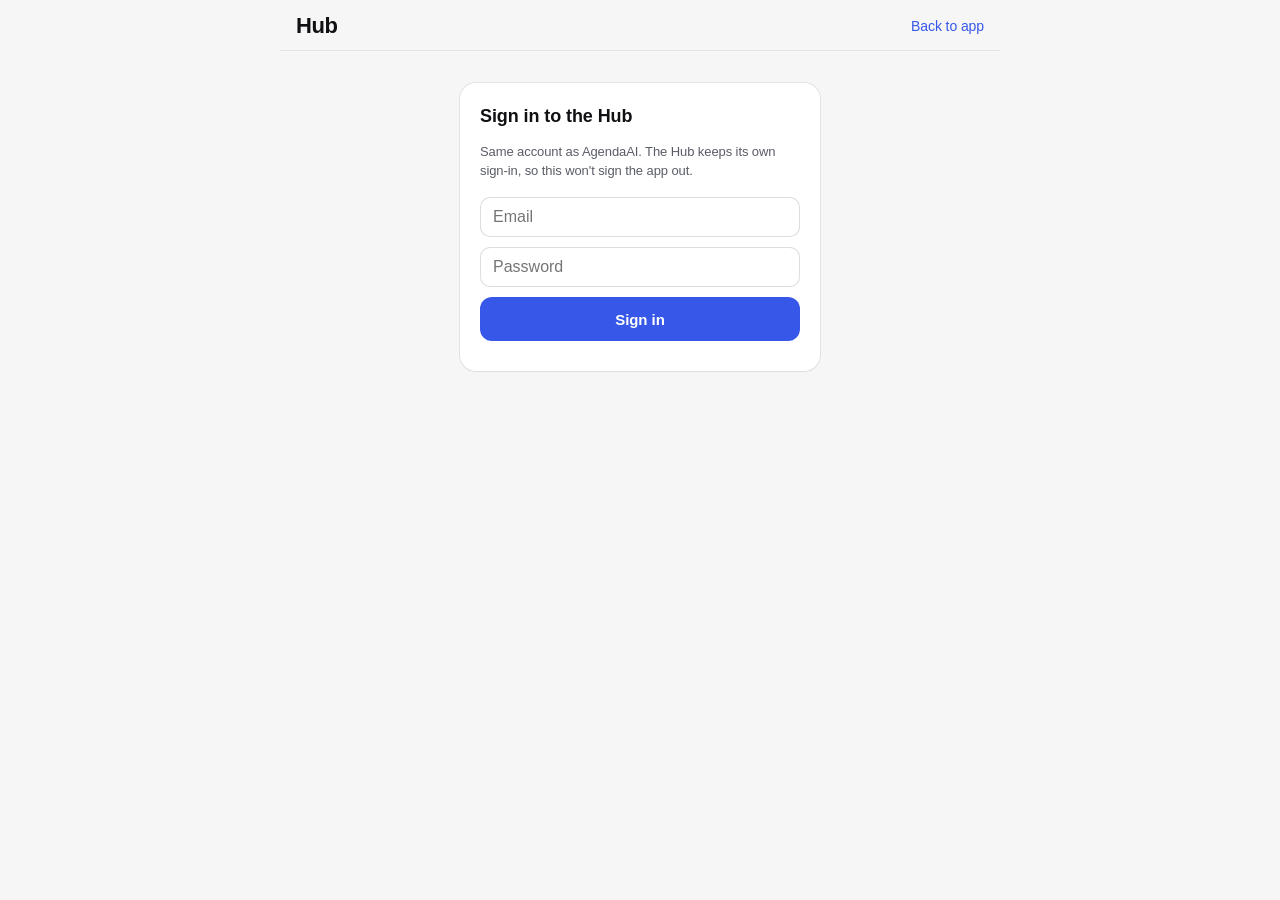
<file: hub.html>
<!DOCTYPE html>
<html lang="en">
<head>
<meta charset="UTF-8">
<meta name="viewport" content="width=device-width,initial-scale=1,viewport-fit=cover">
<meta name="apple-mobile-web-app-capable" content="yes">
<meta name="mobile-web-app-capable" content="yes">
<meta name="apple-mobile-web-app-status-bar-style" content="default">
<meta name="apple-mobile-web-app-title" content="Hub">
<meta name="theme-color" content="#f6f6f7">
<link rel="manifest" href="hub.webmanifest">
<link rel="apple-touch-icon" href="icons/icon-192.png">
<title>Hub · AgendaAI</title>
<link rel="stylesheet" href="./styles.css">
<style>
  html, body { height: 100%; overflow: hidden; }
  body { height: 100vh; height: 100dvh; min-height: 0; }

  .hub {
    display: flex; flex-direction: column;
    height: 100%; width: 100%; max-width: 720px; margin: 0 auto;
    background: var(--bg);
  }

  /* ---- Header ---- */
  .hub-head {
    padding: calc(env(safe-area-inset-top, 0px) + 10px) 16px 8px;
    border-bottom: 1px solid var(--border);
    display: flex; align-items: center; justify-content: space-between; gap: 12px;
  }
  .hub-head h1 { margin: 0; font-size: 22px; font-weight: 800; letter-spacing: -0.02em; color: var(--text); }
  .hub-head-links { display: flex; gap: 14px; align-items: center; font-size: 14px; }
  .hub-head-links a, .hub-link {
    color: var(--accent); text-decoration: none; font-weight: 500;
    background: none; border: none; padding: 6px 0; cursor: pointer; font-size: 14px;
  }
  .hub-head-links a:hover, .hub-link:hover { text-decoration: underline; }

  /* ---- Quick buttons ---- */
  .hub-quick {
    display: flex; gap: 8px; padding: 8px 16px; overflow-x: auto;
    border-bottom: 1px solid var(--border); scrollbar-width: none;
  }
  .hub-quick::-webkit-scrollbar { display: none; }
  .hub-quick .btn { min-height: 34px; padding: 6px 14px; font-size: 14px; flex: 0 0 auto; background: var(--card); border: 1px solid var(--border); }

  /* ---- Message list ---- */
  .hub-list-wrap { position: relative; flex: 1; min-height: 0; }
  .hub-list {
    height: 100%; overflow-y: auto; padding: 12px 16px 16px;
    -webkit-overflow-scrolling: touch; overscroll-behavior: contain;
  }
  .hub-older { display: flex; justify-content: center; margin: 4px 0 12px; }
  .hub-older .btn { min-height: 32px; padding: 4px 14px; font-size: 13px; }
  .hub-divider {
    display: flex; align-items: center; gap: 10px;
    color: var(--muted); font-size: 11px; font-weight: 600; margin: 14px 0 6px;
  }
  .hub-divider::before, .hub-divider::after { content: ''; flex: 1; border-top: 1px solid var(--border); }
  .hub-empty { color: var(--muted); text-align: center; padding: 48px 16px; font-size: 14px; }

  .hub-day {
    text-align: center; color: var(--muted); font-size: 12px; font-weight: 600;
    margin: 16px 0 8px; letter-spacing: 0.02em;
  }
  .hub-msg { display: flex; flex-direction: column; margin: 6px 0; }
  .hub-msg.me { align-items: flex-end; }
  .hub-msg.them { align-items: flex-start; }
  .hub-bubble {
    max-width: 85%; padding: 9px 13px; border-radius: 18px;
    white-space: pre-wrap; overflow-wrap: anywhere; word-break: break-word;
    font-size: 15px; line-height: 1.4;
  }
  .hub-msg.me .hub-bubble { background: var(--accent); color: #fff; border-bottom-right-radius: 6px; }
  .hub-msg.them .hub-bubble { background: var(--card); color: var(--text); border-bottom-left-radius: 6px; box-shadow: var(--shadow-sm); }
  .hub-bubble a { color: var(--accent); text-decoration: underline; }
  .hub-time { color: var(--muted); font-size: 11px; margin: 3px 6px 0; }

  .hub-status {
    text-align: center; color: var(--muted); font-size: 12px;
    margin: 8px 24px; white-space: pre-wrap; overflow-wrap: anywhere;
  }

  .hub-card {
    max-width: 90%; background: var(--card); border: 1px solid var(--border-strong);
    border-radius: var(--radius); padding: 12px 14px;
  }
  .hub-card-body { white-space: pre-wrap; overflow-wrap: anywhere; font-size: 15px; line-height: 1.4; }
  .hub-card-row { display: flex; gap: 8px; margin-top: 10px; flex-wrap: wrap; }
  .hub-card-row .btn { min-height: 38px; padding: 6px 18px; font-size: 14px; }
  .hub-card-row .btn:disabled { opacity: 0.5; cursor: default; }
  .hub-card-note { color: var(--muted); font-size: 13px; margin-top: 10px; }

  .hub-pill {
    position: absolute; left: 50%; bottom: 12px; transform: translateX(-50%);
    background: var(--accent); color: #fff; border: none; border-radius: 999px;
    padding: 6px 14px; font-size: 13px; font-weight: 600; cursor: pointer;
    box-shadow: var(--shadow-lg);
  }

  /* ---- Notices, working line, composer ---- */
  .hub-notice {
    margin: 6px 16px 0; padding: 8px 12px; border-radius: var(--radius-sm);
    font-size: 13px; background: var(--card); border: 1px solid var(--border); color: var(--muted);
  }
  .hub-notice.setup { color: var(--danger); border-color: var(--danger-dim); }
  .hub-working { padding: 6px 16px 0; font-size: 13px; color: var(--muted); }
  .hub-working.warn { color: var(--danger); }
  .hub-dots::after { content: ''; display: inline-block; width: 1.2em; text-align: left; animation: hub-dots 1.2s steps(4, end) infinite; }
  @keyframes hub-dots {
    0% { content: ''; } 25% { content: '.'; } 50% { content: '..'; } 75%, 100% { content: '...'; }
  }

  .hub-composer {
    padding: 8px 16px calc(env(safe-area-inset-bottom, 0px) + 10px);
    border-top: 1px solid var(--border); margin-top: 6px;
  }
  .hub-compose-row { display: flex; gap: 8px; align-items: flex-end; }
  .hub-compose-row textarea {
    flex: 1; resize: none; border: 1px solid var(--border-strong); border-radius: 18px;
    background: var(--card); color: var(--text); padding: 9px 14px;
    font-size: 16px; line-height: 22px; min-height: 42px; max-height: calc(22px * 6 + 20px); overflow-y: auto;
    outline: none;
  }
  .hub-compose-row textarea:focus { border-color: var(--accent); }
  .hub-compose-row .btn { min-height: 42px; border-radius: 21px; }
  .hub-compose-row .btn:disabled { opacity: 0.5; cursor: default; }
  .hub-compose-meta { display: flex; justify-content: space-between; gap: 8px; font-size: 12px; margin-top: 4px; min-height: 0; }
  .hub-err { color: var(--danger); overflow-wrap: anywhere; }
  .hub-count { color: var(--muted); margin-left: auto; }
  .hub-count.over { color: var(--danger); }

  /* ---- Attachments ---- */
  .hub-compose-row .hub-attach {
    flex: 0 0 auto; width: 42px; min-width: 42px; padding: 0;
    background: var(--card); border: 1px solid var(--border); color: var(--muted);
  }
  .hub-attach svg { width: 20px; height: 20px; display: block; }
  .hub-chips { display: flex; flex-wrap: wrap; gap: 6px; min-width: 0; max-width: 100%; }
  .hub-composer .hub-chips { margin-bottom: 8px; }
  .hub-msg.me .hub-chips { justify-content: flex-end; max-width: 85%; margin-top: 4px; }
  .hub-chip {
    display: inline-flex; align-items: center; gap: 2px; min-width: 0; max-width: 100%;
    padding: 4px 10px; border-radius: 999px; font-size: 13px; line-height: 18px;
    background: var(--card); border: 1px solid var(--border); color: var(--text);
  }
  .hub-chip-name { overflow: hidden; text-overflow: ellipsis; white-space: nowrap; min-width: 0; }
  .hub-chip-x {
    flex: 0 0 auto; border: none; background: none; color: var(--muted); cursor: pointer;
    font-size: 17px; line-height: 18px; padding: 0 0 0 4px; margin-right: -4px;
  }

  /* ---- Sign-in ---- */
  .hub-signin { flex: 1; overflow-y: auto; padding: 32px 16px; }
  .hub-signin form {
    max-width: 360px; margin: 0 auto; background: var(--card);
    border-radius: var(--radius); padding: 20px; box-shadow: var(--shadow-card);
    display: flex; flex-direction: column; gap: 10px;
  }
  .hub-signin h2 { margin: 0 0 4px; font-size: 18px; }
  .hub-signin p { margin: 0 0 6px; color: var(--muted); font-size: 13px; }
  .hub-signin input {
    border: 1px solid var(--border-strong); border-radius: var(--radius-sm);
    padding: 10px 12px; font-size: 16px; background: var(--card); color: var(--text);
  }
  .hub-signin .btn:disabled { opacity: 0.5; }

  /* ---- Recaps (Oct 31): plan posts and change cards ---- */
  /* Markers match the Next 3 days card: blue capsule = study block, graphite = event,
     red diamond = due, ring = to-do. */
  .hub { --n3-block: var(--accent); --n3-event: #9fa1aa; --n3-glow: rgba(54, 87, 232, 0.22); }
  .hub-p { margin: 0 0 8px; }
  .hub-p:last-child { margin-bottom: 0; }
  .hub-recap {
    max-width: 92%; background: var(--card); color: var(--text);
    border-radius: 20px; border-bottom-left-radius: 6px; padding: 12px 14px;
    box-shadow: var(--shadow-sm); font-size: 15px; line-height: 1.45; overflow-wrap: anywhere;
  }
  .hub-recap-plan {
    width: 92%; border: 1px solid var(--hairline);
    background: var(--card);
  }
  .hub-recap-head { display: flex; flex-direction: column; gap: 3px; padding-bottom: 12px; margin-bottom: 10px; border-bottom: 1px solid var(--border); }
  .hub-recap-kind { font-size: 12px; font-weight: 600; color: var(--accent); }
  .hub-recap-title { font-size: 19px; font-weight: 750; letter-spacing: -0.02em; line-height: 1.2; }
  .hub-stats { display: flex; flex-wrap: wrap; gap: 6px; margin-top: 8px; }
  .hub-stat {
    display: inline-flex; align-items: center; gap: 6px; padding: 4px 10px 4px 9px; border-radius: 999px;
    background: var(--card); border: 1px solid var(--border); font-size: 13px; color: var(--muted);
  }
  .hub-stat b { font-family: var(--font-mono); font-weight: 600; color: var(--text); }
  .hub-recap-note { font-size: 12px; color: var(--text-tertiary); margin-top: 4px; }
  .hub-sec { margin: 12px 0 0; }
  .hub-sec-head { font-size: 13px; font-weight: 650; color: var(--text); margin-bottom: 4px; }
  .hub-ul { margin: 0; padding: 0; list-style: none; }
  .hub-ul li { position: relative; padding: 3px 0 3px 16px; font-size: 14px; line-height: 1.4; }
  .hub-ul li::before {
    content: ''; position: absolute; left: 3px; top: 0.78em; width: 5px; height: 5px; border-radius: 50%;
    background: var(--accent); opacity: 0.55;
  }
  .hub-sec-quiet .hub-ul li { color: var(--muted); }
  .hub-sec-quiet .hub-ul li::before { background: var(--text-tertiary); opacity: 1; }
  .hub-sec-warn .hub-sec-head { color: var(--danger); }
  .hub-sec-warn .hub-ul li::before { background: var(--danger); }
  .hub-sec-ask { background: var(--accent-soft); border-radius: 14px; padding: 10px 12px 12px; }
  .hub-sec-ask .hub-sec-head { color: var(--accent); }
  .hub-sec-foot { margin: 8px 0 0; font-size: 14px; font-weight: 600; }
  .hub-more {
    margin-top: 2px; background: none; border: none; padding: 6px 0 2px; cursor: pointer;
    color: var(--accent); font-size: 13px; font-weight: 600;
  }
  .hub-more-note { font-size: 12px; color: var(--text-tertiary); padding: 2px 0 0 16px; }
  .hub-mark { display: inline-block; flex: 0 0 auto; }
  .hub-mark-block, .hub-mark-event { width: 4px; height: 14px; border-radius: 2px; }
  .hub-mark-block { background: var(--n3-block); box-shadow: 0 0 6px var(--n3-glow); }
  .hub-mark-event { background: var(--n3-event); }
  .hub-mark-due { width: 7px; height: 7px; border-radius: 2px; transform: rotate(45deg); background: var(--danger); }
  .hub-mark-todo { width: 9px; height: 9px; border-radius: 50%; border: 1.5px solid var(--text-tertiary); box-sizing: border-box; }
  .hub-mark-dot { width: 5px; height: 5px; border-radius: 50%; background: var(--text-tertiary); }

  .hub-card-change {
    width: 92%; border: 1px solid var(--border); box-shadow: var(--shadow-sm);
    border-radius: 20px; border-bottom-left-radius: 6px; padding: 12px 14px;
  }
  .hub-card-head { display: flex; align-items: baseline; gap: 8px; margin-bottom: 10px; }
  .hub-card-num { font-family: var(--font-mono); font-size: 12px; color: var(--text-tertiary); }
  .hub-card-title { font-size: 15px; font-weight: 650; flex: 1; min-width: 0; }
  .hub-card-count {
    font-family: var(--font-mono); font-size: 12px; color: var(--muted);
    background: var(--surface-inset); border-radius: 999px; padding: 2px 9px;
  }
  .hub-ops { display: flex; flex-direction: column; }
  .hub-op-day { font-size: 12px; font-weight: 650; color: var(--muted); margin: 10px 0 2px; }
  .hub-op-day:first-child { margin-top: 0; }
  .hub-op {
    display: grid; grid-template-columns: 8px 40px minmax(0, 1fr) auto; align-items: center; column-gap: 8px;
    padding: 4px 0; font-size: 14px; line-height: 1.35;
  }
  .hub-op .hub-mark { justify-self: center; }
  .hub-op-when { font-family: var(--font-mono); font-size: 11.5px; color: var(--muted); white-space: nowrap; }
  .hub-op-due .hub-op-when { color: var(--danger); font-weight: 600; }
  .hub-op-due .hub-op-title { font-weight: 600; }
  .hub-op-title { min-width: 0; overflow-wrap: anywhere; }
  .hub-op-dur { font-family: var(--font-mono); font-size: 11px; color: var(--text-tertiary); }
  .hub-op-sub { display: block; font-size: 12px; color: var(--muted); margin-top: 1px; }
  .hub-mark-move, .hub-mark-del, .hub-mark-back, .hub-mark-check, .hub-mark-uncheck, .hub-mark-log {
    width: auto; height: auto; font-size: 13px; line-height: 1; font-weight: 700;
  }
  .hub-mark-move::before { content: '\2192'; color: var(--accent); }
  .hub-mark-back::before { content: '\21BA'; color: var(--accent); }
  .hub-mark-del::before { content: '\2715'; color: var(--text-tertiary); font-size: 11px; }
  .hub-mark-check::before { content: '\2713'; color: var(--ok); }
  .hub-mark-uncheck::before { content: '\2013'; color: var(--text-tertiary); }
  .hub-mark-log::before { content: '\2022'; color: var(--accent); }
  /* v110: People and the Sunday review */
  .hub-mark-person, .hub-mark-talk, .hub-mark-review { width: 18px; height: 18px; border-radius: 999px; display: inline-flex; align-items: center; justify-content: center; }
  .hub-mark-person { background: var(--accent-soft); }
  .hub-mark-person::before { content: ''; width: 7px; height: 7px; border-radius: 999px; background: var(--accent); }
  .hub-mark-talk { background: var(--surface-inset); }
  .hub-mark-talk::before { content: ''; width: 9px; height: 7px; border-radius: 3px 3px 3px 0; background: var(--text-secondary); }
  .hub-mark-review { background: var(--ok-dim); }
  .hub-mark-review::before { content: '\2713'; font-size: 11px; font-weight: 700; color: var(--ok-ink); }
  .rv-people { font-size: 14px; color: var(--text); line-height: 1.45; }
  .hub-mark-allday { width: 4px; height: 14px; border-radius: 2px; background: var(--n3-event); }
  .hub-op-del .hub-op-title { color: var(--muted); text-decoration: line-through; }
  .hub-op-del .hub-op-sub { text-decoration: none; display: none; }
  .hub-recap-ops { width: 92%; }
  .hub-bubble-warn { background: var(--card); border: 1px solid rgba(255, 59, 48, 0.28); color: var(--text); }
  .hub-bubble-warn::before { content: 'Needs a look'; display: block; font-size: 12px; font-weight: 600; color: var(--danger); margin-bottom: 2px; }

  /* /today */
  .hub-today .hub-recap-head { padding-bottom: 8px; }
  .hub-kv { display: grid; grid-template-columns: 74px minmax(0, 1fr); column-gap: 10px; row-gap: 8px; align-items: baseline; }
  .hub-kv-k { font-size: 12px; font-weight: 600; color: var(--muted); }
  .hub-kv-sub { font-weight: 500; color: var(--text-tertiary); }
  .hub-kv-space { font-size: 12px; font-weight: 600; color: var(--muted); margin-right: 4px; }
  .hub-kv-v { font-size: 14px; line-height: 1.4; min-width: 0; }
  .hub-kv-v .hub-op { grid-template-columns: 8px 38px minmax(0, 1fr); padding: 2px 0; }
  .hub-pips { display: inline-flex; gap: 3px; vertical-align: middle; margin-right: 6px; }
  .hub-pips i { width: 8px; height: 8px; border-radius: 3px; background: var(--surface-inset); }
  .hub-pips i.on { background: var(--n3-block); box-shadow: 0 0 4px var(--n3-glow); }

  /* memory */
  .hub-memory { width: 92%; }
  .hub-recap-head-tight { padding-bottom: 6px; margin-bottom: 8px; }
  .hub-diff { display: flex; flex-direction: column; gap: 6px; margin-top: 10px; }
  .hub-diff-row { display: grid; grid-template-columns: 66px minmax(0, 1fr); column-gap: 8px; align-items: baseline; font-size: 14px; line-height: 1.4; }
  .hub-diff-tag { font-size: 11px; font-weight: 700; border-radius: 6px; padding: 2px 6px; text-align: center; }
  .hub-diff-add .hub-diff-tag { color: #1f8a3b; background: var(--ok-dim); }
  .hub-diff-chg .hub-diff-tag { color: #b86e00; background: rgba(255, 159, 10, 0.14); }
  .hub-diff-del .hub-diff-tag { color: var(--danger); background: var(--danger-dim); }
  .hub-diff-del .hub-diff-t { color: var(--muted); text-decoration: line-through; }

  /* approvals that aren't AgendaAI changes */
  .hub-mail { border: 1px solid var(--border); border-radius: 12px; padding: 10px 12px; background: var(--panel-2); }
  .hub-mail-row { display: grid; grid-template-columns: 58px minmax(0, 1fr); column-gap: 8px; font-size: 13px; line-height: 1.5; }
  .hub-mail-k { color: var(--muted); }
  .hub-mail-v { overflow-wrap: anywhere; }
  .hub-mail-body { margin-top: 8px; padding-top: 8px; border-top: 1px solid var(--border); font-size: 14px; line-height: 1.45; white-space: pre-wrap; overflow-wrap: anywhere; }
  .hub-pre { margin: 0; white-space: pre-wrap; overflow-wrap: anywhere; font-family: ui-monospace, SFMono-Regular, Menlo, monospace; font-size: 12px; background: var(--panel-2); border-radius: 10px; padding: 10px; }
  .hub-card-why { margin-top: 10px; padding-top: 8px; border-top: 1px solid var(--border); font-size: 12px; color: var(--text-tertiary); }
  .btn.hub-undo {
    background: var(--surface-inset); color: var(--text); border: none; border-radius: 999px;
    min-height: 34px; padding: 6px 16px; font-weight: 600;
  }
  .btn.hub-undo::before { content: '\21B6'; margin-right: 6px; }

  .hub-ask-item { display: grid; grid-template-columns: minmax(0, 1fr) auto; column-gap: 8px; row-gap: 1px; }
  .hub-ask-title { font-weight: 600; }
  .hub-ask-date {
    align-self: start; font-family: var(--font-mono); font-size: 12px; font-weight: 600; color: var(--accent);
    background: var(--card); border-radius: 999px; padding: 2px 8px; white-space: nowrap;
  }
  .hub-ask-why { grid-column: 1 / -1; font-size: 13px; color: var(--muted); }
  .hub-handoff {
    display: block; max-width: 92%;
    padding: 8px 12px; border-radius: 14px; border: 1px dashed rgba(54, 87, 232, 0.35);
    color: var(--muted); font-size: 13px; line-height: 1.4;
  }
  .hub-handoff::before { content: 'From a Claude chat'; display: block; margin-bottom: 2px; color: var(--accent); font-weight: 600; }
  .hub-handoff-dot { display: none; }

  /* ---- Review cards (Oct 31) ---- */
  .rv { width: 92%; }
  .rv-updated { margin-left: 6px; font-size: 11px; font-weight: 700; color: #b86e00; background: rgba(255, 159, 10, 0.14); border-radius: 6px; padding: 1px 6px; }
  .rv-sec { margin-top: 16px; }
  .rv-sec-h { display: flex; align-items: baseline; justify-content: space-between; gap: 8px; margin-bottom: 8px; }
  .rv-sec-t { font-size: 13px; font-weight: 650; color: var(--text); }
  .rv-sec-n { font-size: 12px; color: var(--muted); text-align: right; }
  .rv-sec-n b { font-family: var(--font-mono); font-weight: 600; color: var(--text); }
  .rv-grid { display: grid; grid-template-columns: 78px repeat(var(--cols), minmax(0, 1fr)) 36px; column-gap: 4px; row-gap: 5px; align-items: center; }
  .rv-grid-long { column-gap: 2px; row-gap: 4px; }
  .rv-day { font-family: var(--font-mono); font-size: 10px; color: var(--text-tertiary); text-align: center; white-space: nowrap; overflow: visible; }
  .rv-grid-long .rv-day { text-align: left; }
  .rv-lab { font-size: 13px; color: var(--text); white-space: nowrap; overflow: hidden; text-overflow: ellipsis; }
  .rv-cnt { font-family: var(--font-mono); font-size: 11px; color: var(--muted); text-align: right; }
  .rv-c { display: block; height: 16px; border-radius: 5px; }
  .rv-grid-long .rv-c { height: 12px; border-radius: 3px; }
  .rv-c-on { background: var(--n3-block); box-shadow: 0 1px 4px var(--n3-glow); }
  .rv-c-open { background: var(--surface-inset); }
  .rv-c-off { background: repeating-linear-gradient(135deg, var(--surface-inset) 0 2px, transparent 2px 5px); }
  .rv-c-none { background: radial-gradient(circle, var(--text-tertiary) 1px, transparent 1.5px) center / 6px 6px; opacity: 0.6; }
  .rv-key { display: flex; flex-wrap: wrap; gap: 10px; margin-top: 8px; font-size: 11px; color: var(--muted); }
  .rv-key span { display: inline-flex; align-items: center; gap: 5px; }
  .rv-key .rv-c { width: 12px; height: 9px; border-radius: 3px; }
  .rv-svg { width: 100%; height: auto; display: block; overflow: visible; }
  .rv-gridline { stroke: rgba(60, 60, 67, 0.08); }
  .rv-axis { font-family: var(--font-mono); font-size: 8.5px; fill: rgba(60, 60, 67, 0.45); }
  .rv-axis-left { text-anchor: start; }
  .rv-zero { fill: rgba(60, 60, 67, 0.12); }
  .rv-legend { display: flex; flex-wrap: wrap; gap: 10px; margin-top: 6px; font-size: 12px; color: var(--muted); }
  .rv-legend i { display: inline-block; width: 8px; height: 8px; border-radius: 2px; margin-right: 5px; }
  .rv-plans { display: grid; grid-template-columns: repeat(4, minmax(0, 1fr)); gap: 6px; }
  .rv-plan { border: 1px solid var(--border); border-radius: 12px; padding: 8px 6px; text-align: center; }
  .rv-plan b { display: block; font-family: var(--font-mono); font-size: 18px; color: var(--text); }
  .rv-plan span { display: block; margin-top: 2px; font-size: 11px; line-height: 1.2; color: var(--muted); }
  .rv-read { margin-top: 16px; background: var(--accent-soft); border-radius: 14px; padding: 10px 12px 12px; }
  .rv-read .hub-sec-head { color: var(--accent); }
  .rv-read p { margin: 6px 0 0; font-size: 14px; line-height: 1.45; }
  .rv-asks { display: flex; flex-wrap: wrap; gap: 6px; margin-top: 10px; }
  .rv-ask {
    font: inherit; font-size: 13px; font-weight: 600; color: var(--accent); cursor: pointer;
    padding: 6px 11px; border-radius: 999px; background: var(--card); border: 1px solid var(--border);
  }
  .rv-ask:active { background: var(--surface-inset); }
  .rv-ask:focus-visible { outline: 2px solid var(--accent); outline-offset: 2px; }
  .rv-thin { margin: 14px 0 0; font-size: 13px; color: var(--muted); }

  /* a new row rises in once; nothing else moves on its own */
  .hub-in { animation: hub-rise 0.28s cubic-bezier(0.2, 0.8, 0.2, 1) both; }
  @keyframes hub-rise { from { opacity: 0; transform: translateY(8px); } to { opacity: 1; transform: none; } }
  .hub-working { display: flex; align-items: center; gap: 8px; }
  .hub-typing {
    display: inline-flex; gap: 3px; padding: 7px 10px; border-radius: 999px;
    background: var(--card); box-shadow: var(--shadow-sm);
  }
  .hub-typing i { width: 6px; height: 6px; border-radius: 50%; background: var(--accent); opacity: 0.3; animation: hub-blink 1.2s infinite ease-in-out; }
  .hub-typing i:nth-child(2) { animation-delay: 0.15s; }
  .hub-typing i:nth-child(3) { animation-delay: 0.3s; }
  @keyframes hub-blink { 0%, 80%, 100% { opacity: 0.25; transform: none; } 40% { opacity: 1; transform: translateY(-2px); } }
  @media (prefers-reduced-motion: reduce) {
    .hub-in, .hub-typing i { animation: none; }
    .hub-typing i { opacity: 0.6; }
  }

  /* ---- Waiting on you (Nov 5): questions, dates and mail the bots need him for; kept until answered or cleared ---- */
  .hub-wait-btn {
    position: relative; width: 40px; height: 40px; border-radius: 999px; border: 1px solid var(--border);
    background: var(--card); display: inline-flex; align-items: center; justify-content: center; padding: 0; cursor: pointer;
    color: var(--text);
  }
  .hub-wait-btn svg { width: 19px; height: 19px; }
  .hub-badge {
    position: absolute; top: -4px; right: -4px; min-width: 19px; height: 19px; padding: 0 5px; box-sizing: border-box;
    border-radius: 999px; background: var(--accent); color: #fff; font-size: 11px; font-weight: 700;
    display: flex; align-items: center; justify-content: center; border: 2px solid var(--bg);
  }
  .hub-wait-bar {
    margin: 8px 16px 0; min-height: 44px; width: calc(100% - 32px); box-sizing: border-box;
    display: flex; align-items: center; justify-content: space-between; gap: 10px; padding: 8px 14px;
    border-radius: 12px; border: 1px solid rgba(54,87,232,0.25); background: var(--accent-soft);
    color: var(--accent-ink); font: inherit; font-size: 14px; font-weight: 600; cursor: pointer; text-align: left;
  }
  .hub-wait-bar .n { flex: none; white-space: nowrap; }
  .hub-wait-bar .sum { min-width: 0; color: var(--text-secondary); font-weight: 400; font-size: 13px; white-space: nowrap; overflow: hidden; text-overflow: ellipsis; }
  .hub-wait-dot { width: 8px; height: 8px; border-radius: 4px; background: var(--accent); display: inline-block; margin-right: 8px; }
  .hub-sheet-back { position: fixed; inset: 0; background: rgba(17,17,20,0.38); z-index: 40; }
  .hub-sheet {
    position: fixed; left: 50%; bottom: 0; transform: translateX(-50%); width: 100%; max-width: 720px;
    max-height: 86vh; max-height: 86dvh; z-index: 41; background: var(--card); border-radius: 20px 20px 0 0;
    display: flex; flex-direction: column; box-shadow: var(--shadow-lg); box-sizing: border-box;
    padding-bottom: env(safe-area-inset-bottom, 0px);
  }
  .hub-sheet-head { display: flex; align-items: center; justify-content: space-between; padding: 16px 16px 4px; }
  .hub-sheet-head h2 { margin: 0; font-size: 19px; font-weight: 700; }
  .hub-sheet-head h2 span { color: var(--text-tertiary); font-weight: 500; }
  .hub-sheet-note { margin: 0; padding: 0 16px 8px; font-size: 13px; color: var(--muted); }
  .hub-sheet-list { overflow-y: auto; padding: 4px 16px 16px; display: flex; flex-direction: column; gap: 14px; }
  .hub-wait-group h3 { margin: 0 0 6px; font-size: 12px; font-weight: 600; color: var(--muted); }
  .hub-wait-item { border: 1px solid var(--border); border-radius: 12px; padding: 11px 12px; display: flex; flex-direction: column; gap: 9px; margin-bottom: 8px; }
  .hub-wait-item .t { font-size: 15px; font-weight: 600; color: var(--text); overflow-wrap: anywhere; }
  .hub-wait-item .d { font-size: 12px; color: var(--muted); margin-top: 2px; overflow-wrap: anywhere; }
  .hub-wait-item .acts { display: flex; gap: 8px; flex-wrap: wrap; }
  .hub-wait-item .acts .btn { min-height: 36px; padding: 4px 14px; font-size: 14px; }
  .hub-reply {
    display: flex; align-items: center; justify-content: space-between; gap: 8px; margin: 0 0 6px;
    padding: 6px 6px 6px 12px; border-radius: 10px; background: var(--accent-soft);
  }
  .hub-reply .w { min-width: 0; display: flex; flex-direction: column; }
  .hub-reply .k { font-size: 11px; font-weight: 700; color: var(--accent-ink); }
  .hub-reply .q { font-size: 13px; color: var(--text); white-space: nowrap; overflow: hidden; text-overflow: ellipsis; }
  .hub-reply .btn { min-height: 36px; min-width: 36px; padding: 0 10px; }
  .hub-answering { font-size: 12px; color: var(--muted); margin: 0 4px 4px; text-align: right; overflow-wrap: anywhere; }

  [hidden] { display: none !important; }
</style>
</head>
<body>
<div class="hub">
  <header class="hub-head">
    <h1>Hub</h1>
    <div class="hub-head-links">
      <a href="./index.html">Back to app</a>
      <button type="button" class="hub-wait-btn" id="wait-btn" hidden aria-label="Waiting on you"><svg viewBox="0 0 24 24" fill="none" stroke="currentColor" stroke-width="1.8" stroke-linecap="round" stroke-linejoin="round" aria-hidden="true"><path d="M22 12h-6l-2 3h-4l-2-3H2"/><path d="M5.45 5.11 2 12v6a2 2 0 0 0 2 2h16a2 2 0 0 0 2-2v-6l-3.45-6.89A2 2 0 0 0 16.76 4H7.24a2 2 0 0 0-1.79 1.11z"/></svg><span class="hub-badge" id="wait-badge" hidden></span></button>
      <button type="button" class="hub-link" id="signout" hidden>Sign out of Hub</button>
    </div>
  </header>

  <section class="hub-signin" id="signin-view" hidden>
    <form id="signin-form" novalidate>
      <h2>Sign in to the Hub</h2>
      <p>Same account as AgendaAI. The Hub keeps its own sign-in, so this won't sign the app out.</p>
      <input type="email" id="signin-email" autocomplete="username" placeholder="Email" required>
      <input type="password" id="signin-password" autocomplete="current-password" placeholder="Password" required>
      <button type="submit" class="btn btn-primary" id="signin-btn">Sign in</button>
      <div class="hub-err" id="signin-err"></div>
    </form>
  </section>

  <div id="chat-view" hidden style="display:flex;flex-direction:column;flex:1;min-height:0">
    <nav class="hub-quick" aria-label="Quick messages">
      <button type="button" class="btn" data-cmd="/today">Today</button>
      <button type="button" class="btn" data-cmd="/morning">Morning</button>
      <button type="button" class="btn" data-cmd="/night">Night</button>
      <button type="button" class="btn" data-cmd="/review">Review</button>
      <button type="button" class="btn" data-cmd="/report">Report</button>
      <button type="button" class="btn" data-cmd="/new">New chat</button>
    </nav>

    <div class="hub-list-wrap">
      <div class="hub-list" id="list" aria-live="polite"></div>
      <button type="button" class="hub-pill" id="new-pill" hidden>New messages ↓</button>
    </div>

    <div class="hub-notice setup" id="setup-notice" hidden>The Hub isn't set up yet: run sql/hub_messages.sql in Supabase.</div>
    <div class="hub-notice" id="retry-notice" hidden>Can't reach the Hub right now. Retrying…</div>
    <div class="hub-working" id="working" hidden></div>
    <button type="button" class="hub-wait-bar" id="wait-bar" hidden></button>

    <form class="hub-composer" id="composer" novalidate>
      <div class="hub-reply" id="reply-tag" hidden>
        <span class="w"><span class="k">Answering</span><span class="q" id="reply-q"></span></span>
        <button type="button" class="btn" id="reply-x" aria-label="Stop answering this">✕</button>
      </div>
      <div class="hub-chips" id="attach-chips" hidden></div>
      <div class="hub-compose-row">
        <button type="button" class="btn hub-attach" id="attach" aria-label="Attach a file"><svg viewBox="0 0 24 24" fill="none" stroke="currentColor" stroke-width="2" stroke-linecap="round" stroke-linejoin="round" aria-hidden="true"><path d="M21.44 11.05l-9.19 9.19a6 6 0 0 1-8.49-8.49l9.19-9.19a4 4 0 0 1 5.66 5.66l-9.2 9.19a2 2 0 0 1-2.83-2.83l8.49-8.48"/></svg></button>
        <input type="file" id="attach-input" multiple accept=".pdf,.png,.jpg,.jpeg,.webp,.gif,.txt,.md,.csv,.docx" hidden>
        <textarea id="input" rows="1" maxlength="4000" placeholder="Message your assistant" aria-label="Message"></textarea>
        <button type="submit" class="btn btn-primary" id="send">Send</button>
      </div>
      <div class="hub-compose-meta">
        <span class="hub-err" id="send-err"></span>
        <span class="hub-count" id="count" hidden></span>
      </div>
    </form>
  </div>
</div>

<div class="hub-sheet-back" id="wait-back" hidden></div>
<section class="hub-sheet" id="wait-sheet" role="dialog" aria-modal="true" aria-labelledby="wait-title" hidden>
  <div class="hub-sheet-head">
    <h2 id="wait-title">Waiting on you <span id="wait-n"></span></h2>
    <button type="button" class="btn" id="wait-close">Close</button>
  </div>
  <p class="hub-sheet-note">Stays here until you answer or clear it. Oldest first.</p>
  <div class="hub-sheet-list" id="wait-list"></div>
</section>

<script>
'use strict';

// ---- Supabase config (copied from index.html) ----
const SUPABASE_URL = "https://jmvetxcxvabrzoppoxwm.supabase.co";
const SUPABASE_ANON_KEY = "eyJhbGciOiJIUzI1NiIsInR5cCI6IkpXVCJ9.eyJpc3MiOiJzdXBhYmFzZSIsInJlZiI6ImptdmV0eGN4dmFicnpvcHBveHdtIiwicm9sZSI6ImFub24iLCJpYXQiOjE3ODE2NjQ5NDgsImV4cCI6MjA5NzI0MDk0OH0.R1ll_ccsBp4t4D3lDm7ZFJJAlKVekPaw907wUQm7bZw";

// The Hub's own session. Supabase rotates refresh tokens on every use, so
// sharing the app's session key would sign the app out. Never touch it.
const HUB_SESSION_KEY = 'agendaai_hub_session';   // { access_token, refresh_token, user_id, email }

// `files` is dropped for the page's life if this Supabase doesn't have the column yet.
let SELECT = 'select=id,created_at,role,body,buttons,ref_id,status,files,data';
const PAGE = 100;
const POLL_LIMIT = 30;
const MAX_LEN = 4000;
const COUNT_FROM = 3500;
const STALE_MS = 45000;
const SILENT_MS = 5 * 60 * 1000;   // "Working…" with no new rows this long -> 'silent'
const FAST_MS = 1000;   // while a reply is coming (Oct 30: was 2500; faster replies)
const SLOW_MS = 10000;
const CONVO_GAP_MS = 45 * 60 * 1000;   // the PC ends a conversation after this much quiet
const AWAY_MS = 5 * 60 * 1000;         // hidden this long -> back to the bottom on return
const MAX_FILES = 3;
const MAX_FILE_BYTES = 10 * 1024 * 1024;   // the hub-files bucket's per-file limit
const FILE_EXTS = ['pdf', 'png', 'jpg', 'jpeg', 'webp', 'gif', 'txt', 'md', 'csv', 'docx'];

const COMMAND_LABELS = {
  '/today': 'Today',
  '/morning': 'Morning check-in',
  '/night': 'Night check-in',
  '/review': 'Sunday review',
  '/report': 'Report',
  '/new': 'New chat'
};

function escapeHtml(s) {
  return String(s).replace(/[&<>"']/g, c => (
    { '&': '&amp;', '<': '&lt;', '>': '&gt;', '"': '&quot;', "'": '&#39;' }[c]
  ));
}

// ---- Session (Hub key only) ----

function getHubSession() {
  try {
    const raw = localStorage.getItem(HUB_SESSION_KEY);
    return raw ? JSON.parse(raw) : null;
  } catch { return null; }
}
function setHubSession(s) {
  try { localStorage.setItem(HUB_SESSION_KEY, JSON.stringify(s)); } catch {}
}
function clearHubSession() {
  try { localStorage.removeItem(HUB_SESSION_KEY); } catch {}
}

// ---- Auth (same requests as supaSignIn / supaRefreshToken) ----

async function hubSignIn(email, password) {
  const r = await fetch(`${SUPABASE_URL}/auth/v1/token?grant_type=password`, {
    method: 'POST',
    headers: { apikey: SUPABASE_ANON_KEY, 'Content-Type': 'application/json' },
    body: JSON.stringify({ email, password })
  });
  const data = await r.json().catch(() => ({}));
  if (!r.ok) throw new Error(data.error_description || data.msg || data.error || `Sign-in failed (${r.status})`);
  setHubSession({
    access_token: data.access_token,
    refresh_token: data.refresh_token,
    user_id: data.user.id,
    email: data.user.email
  });
}

// Shared so two requests that hit 401 together don't both spend the
// (single-use) refresh token.
let refreshInFlight = null;
function hubRefreshToken() {
  if (!refreshInFlight) {
    refreshInFlight = (async () => {
      const session = getHubSession();
      if (!session || !session.refresh_token) return false;
      try {
        const r = await fetch(`${SUPABASE_URL}/auth/v1/token?grant_type=refresh_token`, {
          method: 'POST',
          headers: { apikey: SUPABASE_ANON_KEY, 'Content-Type': 'application/json' },
          body: JSON.stringify({ refresh_token: session.refresh_token })
        });
        if (!r.ok) return false;
        const data = await r.json();
        if (!data.access_token) return false;
        setHubSession({
          access_token: data.access_token,
          refresh_token: data.refresh_token || session.refresh_token,
          user_id: session.user_id,
          email: session.email
        });
        return true;
      } catch { return false; }
    })().finally(() => { refreshInFlight = null; });
  }
  return refreshInFlight;
}

class HubError extends Error {
  constructor(message, status, code) { super(message); this.status = status; this.code = code; }
}
function isMissingTable(e) {
  return e && (e.status === 404 || e.code === 'PGRST205');
}

// Like supaFetch: apikey + bearer, one 401 -> refresh -> retry. A failed
// refresh clears only the Hub session and shows the sign-in form.
async function hubFetch(path, opts = {}) {
  const session = getHubSession();
  if (!session) { showSignIn(); throw new HubError('Not signed in', 401); }

  const buildOpts = (token) => ({
    ...opts,
    headers: {
      apikey: SUPABASE_ANON_KEY,
      Authorization: `Bearer ${token}`,
      'Content-Type': 'application/json',
      ...(opts.headers || {})
    }
  });

  let r = await fetch(`${SUPABASE_URL}/rest/v1${path}`, buildOpts(session.access_token));
  if (r.status === 401) {
    const refreshed = await hubRefreshToken();
    if (!refreshed) {
      clearHubSession();
      showSignIn('Your Hub sign-in expired. Please sign in again.');
      throw new HubError('Session expired', 401);
    }
    r = await fetch(`${SUPABASE_URL}/rest/v1${path}`, buildOpts(getHubSession().access_token));
  }
  if (!r.ok) {
    const txt = await r.text().catch(() => '');
    let code, msg;
    try { const j = JSON.parse(txt); code = j.code; msg = j.message; } catch {}
    throw new HubError(msg || `Request failed (${r.status})`, r.status, code);
  }
  return r;
}

// GETs hub_messages with SELECT. An older table without `files` answers
// 42703 naming it: drop the column for the rest of the page's life and retry once.
async function getRows(query) {
  const get = async () => (await hubFetch(`/hub_messages?${SELECT}${query}`, { method: 'GET' })).json();
  try {
    return await get();
  } catch (e) {
    // A Supabase without an optional column yet (sql/hub_messages.sql not rerun): read without it.
    const col = e && e.code === '42703' && ['data', 'files'].find(c => new RegExp(`\\b${c}\\b`).test(e.message || '') && SELECT.includes(',' + c));
    if (col) {
      SELECT = SELECT.replace(',' + col, '');
      return getRows(query);
    }
    throw e;
  }
}

// ---- State ----

const rowsById = new Map();      // id -> row
let hasOlder = false;
let loadingOlder = false;
const cardState = new Map();     // approval id -> 'sending' | 'sent'
let lastSig = '';
let lastMaxId = 0;
let showEarlier = false;         // "Show earlier messages" tapped; until reload or New chat
let floorId = 0;                 // on open, rows up to this id belong to an old conversation
let opening = true;              // the next successful load is the page opening
let bottomNext = false;          // the next render scrolls to the bottom
let hiddenAt = 0;

// ---- DOM ----

const $ = id => document.getElementById(id);
const listEl = $('list');
const pillEl = $('new-pill');
const inputEl = $('input');
const sendBtn = $('send');
const sendErrEl = $('send-err');
const countEl = $('count');
const workingEl = $('working');

function showSignIn(message) {
  stopPolling();
  rowsById.clear(); cardState.clear(); hasOlder = false; lastSig = ''; lastMaxId = 0;
  showEarlier = false; floorId = 0; opening = true;
  waitItems = []; waitSent.clear(); waitSeen.clear(); waitAsked.clear(); setReply(null); closeWaiting(true); renderWaiting(); $('wait-btn').hidden = true;
  listEl.innerHTML = '';
  $('chat-view').hidden = true;
  $('signout').hidden = true;
  $('signin-view').hidden = false;
  $('signin-err').textContent = message || '';
  $('signin-btn').disabled = false;
}

function showChat() {
  $('signin-view').hidden = true;
  $('chat-view').hidden = false;
  $('signout').hidden = false;
}

// ---- Formatting ----

function sortedRows() {
  return [...rowsById.values()].sort((a, b) => a.id - b.id);
}

function fmtTime(d) {
  return d.toLocaleTimeString('en-US', { hour: 'numeric', minute: '2-digit' });
}
function dayKey(d) {
  return `${d.getFullYear()}-${d.getMonth()}-${d.getDate()}`;
}
function fmtDay(d) {
  const today = new Date();
  const yest = new Date(); yest.setDate(today.getDate() - 1);
  if (dayKey(d) === dayKey(today)) return 'Today';
  if (dayKey(d) === dayKey(yest)) return 'Yesterday';
  const opts = { weekday: 'long', month: 'short', day: 'numeric' };
  if (d.getFullYear() !== today.getFullYear()) opts.year = 'numeric';
  return d.toLocaleDateString('en-US', opts);
}

// Assistant formatting. Input is escaped FIRST; after that the only markup
// added is <strong> for **text** and <a> for https:// URLs. Bold runs before
// links so the ** pass can never land inside an href attribute; the URL pass
// stops at '<' so it can never swallow a <strong> tag.
function formatAssistant(body) {
  let html = escapeHtml(body);
  html = html.replace(/\*\*([^*\n]+?)\*\*/g, '<strong>$1</strong>');
  // A URL ends at whitespace, '<', or an escaped < > " ' entity.
  html = html.replace(/https:\/\/(?:(?!&lt;|&gt;|&quot;|&#39;)[^\s<])+/g, (m) => {
    // Leave trailing punctuation out of the link (but not the ';' of '&amp;').
    let url = m, tail = '';
    while (/[.,!?:;)\]]$/.test(url) && !/&amp;$/.test(url)) {
      tail = url.slice(-1) + tail;
      url = url.slice(0, -1);
    }
    if (url.length <= 'https://'.length) return m;
    return `<a href="${url}" target="_blank" rel="noopener noreferrer">${url}</a>${tail}`;
  });
  return html;
}

// ---- Recaps (Oct 31): plan posts and change cards read as structure, not a wall ----
// Everything still goes through formatAssistant (escape first). The parser only
// decides layout: "Heading:" followed by "- item" lines becomes a section, long
// sections fold, "...and N more" becomes a quiet line, and two known shapes get
// a header: "Schedule from X: N deadlines, N prep to-dos, N study blocks added..."
// and a change card "#N Added to your schedule (K changes):" with "• Add ..." lines.
const expanded = new Set();         // "rowId:block" sections he opened
const FOLD_AT = 5;                  // a section longer than this shows 4 + "Show N more"
const CARD_FOLD = 6;                // change cards show this many rows folded
const BULLET_RE = /^\s*[-•]\s+(.*)$/;
const MORE_RE = /^\s*\.\.\.and (\d+) more\s*$/;
const PLAN_RE = /^Schedule from (.+?): (\d+) deadlines?, (\d+) prep to-dos?, (\d+) study blocks? added, worked out in (\d+) rounds? between the scheduler and the planner\.\s*$/;
const REFIT_RE = /^Refit for (.+?): (\d+) changes?\.\s*(.*)$/;
const ASK_RE = /^(.+): ((?:Mon|Tue|Wed|Thu|Fri|Sat|Sun) \w{3} \d{1,2})(?: \((.+)\))?$/;
const CARD_RE = /^#(\d+) (.+?)(?: \((\d+) changes?\))?:\s*$/;
const ADD_RE = /^Add (to-do|event): (.+) \((\d{4}-\d{2}-\d{2}|someday)(?: (\d{2}:\d{2}) \((\d+) min\))?(?:, (\w+) priority)?\)$/;

function parseBlocks(body) {
  const blocks = [];
  let cur = null;
  for (const raw of String(body).split('\n')) {
    const line = raw.replace(/\s+$/, '');
    const b = line.match(BULLET_RE), m = line.match(MORE_RE);
    if (!line.trim()) { cur = null; continue; }
    if (m && cur && cur.type === 'list') { cur.more += Number(m[1]); continue; }
    if (b) {
      if (!cur || cur.type !== 'list') {
        let head = null;
        // "Notes:" right above the items is the section's heading
        if (cur && cur.type === 'p' && /:$/.test(cur.lines[cur.lines.length - 1])) {
          head = cur.lines.pop().slice(0, -1);
          if (!cur.lines.length) blocks.pop();
        }
        cur = { type: 'list', head, items: [], more: 0, foot: null };
        blocks.push(cur);
      }
      cur.items.push(b[1]);
      continue;
    }
    if (cur && cur.type === 'list' && cur.head && /^check these dates/i.test(cur.head) && !cur.foot) {
      cur.foot = line;    // "Right? Say yes, or tell me the real dates." belongs to the question
      continue;
    }
    if (!cur || cur.type !== 'p') { cur = { type: 'p', lines: [] }; blocks.push(cur); }
    cur.lines.push(line);
  }
  return blocks;
}

function secClass(head) {
  if (!head) return '';
  if (/^check these dates/i.test(head)) return ' hub-sec-ask';
  if (/^(no study time|couldn't|still not right|agendaai turned down)/i.test(head)) return ' hub-sec-warn';
  if (/^left out/i.test(head)) return ' hub-sec-quiet';
  return '';
}

function renderBlocks(blocks, rowId) {
  return blocks.map((bl, i) => {
    if (bl.type === 'p') return bl.lines.map(l => `<p class="hub-p">${formatAssistant(l)}</p>`).join('');
    const key = `${rowId}:${i}`;
    const open = expanded.has(key);
    const fold = bl.items.length > FOLD_AT && !open;
    const shown = fold ? bl.items.slice(0, FOLD_AT - 1) : bl.items;
    let html = `<section class="hub-sec${secClass(bl.head)}">`;
    if (bl.head) html += `<div class="hub-sec-head">${formatAssistant(bl.head)}</div>`;
    const ask = /^check these dates/i.test(bl.head || '');
    html += `<ul class="hub-ul">${shown.map(t => {
      const g = ask && t.match(ASK_RE);
      if (!g) return `<li>${formatAssistant(t)}</li>`;
      return `<li class="hub-ask-item"><span class="hub-ask-title">${formatAssistant(g[1].replace(/\s+due$/i, ''))}</span>`
        + `<span class="hub-ask-date">${escapeHtml(g[2])}</span>${g[3] ? `<span class="hub-ask-why">${formatAssistant(g[3])}</span>` : ''}</li>`;
    }).join('')}</ul>`;
    if (fold) html += `<button type="button" class="hub-more" data-expand="${key}">Show ${bl.items.length - shown.length} more</button>`;
    else if (bl.items.length > FOLD_AT) html += `<button type="button" class="hub-more" data-expand="${key}">Show less</button>`;
    if (bl.more) html += `<div class="hub-more-note">${bl.more} more not shown here</div>`;
    if (bl.foot) html += `<p class="hub-sec-foot">${formatAssistant(bl.foot)}</p>`;
    return html + '</section>';
  }).join('');
}

function statHtml(kind, n, label) {
  return `<span class="hub-stat"><span class="hub-mark hub-mark-${kind}" aria-hidden="true"></span><b>${n}</b> ${escapeHtml(label)}</span>`;
}


// ---- Review cards (Oct 31): agentkit/review.py counts, this draws. Every value is checked here: numbers through
// num(), text through escapeHtml, colors only from the app's own palette keys.
const REVIEW_COLORS = { blue: '#0a84ff', purple: '#8a5ce0', green: '#34c759', amber: '#ff9f0a', teal: '#30b0c7', rose: '#ff2d55', other: '#aeaeb2' };
const num = (v, d = 0) => (typeof v === 'number' && isFinite(v) ? v : d);
const arr = v => (Array.isArray(v) ? v : []);
function rvMins(m) { m = Math.round(num(m)); const h = Math.floor(m / 60), r = m % 60; return h && r ? `${h}h ${r}m` : h ? `${h}h` : `${r}m`; }
function rvDay(ymd) { const d = new Date(String(ymd) + 'T12:00:00'); return isNaN(d) ? null : d; }

function rvGrid(data) {
  const days = arr(data.days).map(rvDay);
  const n = days.length;
  const long = n > 14;
  let head = '<span></span>';
  if (long) {
    for (let i = 0; i < n; i++) {
      if (!days[i] || (days[i].getDay() !== 0 && i !== 0)) continue;
      let span = 1; while (i + span < n && days[i + span] && days[i + span].getDay() !== 0) span++;
      head += `<span class="rv-day" style="grid-column: span ${span}">${span >= 5 && days[i] ? escapeHtml(days[i].toLocaleDateString('en-US', { month: 'short', day: 'numeric' })) : ''}</span>`;
      i += span - 1;
    }
  } else {
    head += days.map(d => `<span class="rv-day">${d ? escapeHtml(d.toLocaleDateString('en-US', { weekday: 'short' }).slice(0, 2)) : ''}</span>`).join('');
  }
  head += '<span></span>';
  const rows = arr(data.blocks).map(b => {
    const cells = String(b.cells || '').slice(0, n).padEnd(n, '.');
    return `<span class="rv-lab">${escapeHtml(b.name)}</span>`
      + [...cells].map(c => `<span class="rv-c rv-c-${c === '1' ? 'on' : c === '0' ? 'open' : c === '-' ? 'off' : 'none'}"></span>`).join('')
      + `<span class="rv-cnt">${num(b.on)}/${num(b.due)}</span>`;
  }).join('');
  return `<div class="rv-grid${long ? ' rv-grid-long' : ''}" style="--cols:${n}">${head}${rows}</div>`
    + '<div class="rv-key"><span><i class="rv-c rv-c-on"></i>checked</span><span><i class="rv-c rv-c-open"></i>open</span>'
    + '<span><i class="rv-c rv-c-off"></i>not due</span><span><i class="rv-c rv-c-none"></i>tracker not used</span></div>';
}

function rvFocus(data) {
  const f = data.focus || {};
  const types = arr(f.types);
  const days = arr(f.days);
  const dates = arr(data.days).map(rvDay);
  const W = 330, H = 88, long = days.length > 14, gap = long ? 2 : 7;
  const bw = Math.max(2, (W - gap * (days.length - 1)) / Math.max(1, days.length));
  const totals = days.map(d => arr(d).reduce((a, m) => a + num(m), 0));
  const max = Math.max(60, ...totals);
  let svg = `<svg class="rv-svg" viewBox="0 0 ${W} ${H + 14}" role="img" aria-label="Focus minutes by day">`;
  for (const m of [60, 120, 180, 240]) {
    if (m >= max) break;
    const y = H - m / max * H;
    svg += `<line x1="0" x2="${W}" y1="${y.toFixed(1)}" y2="${y.toFixed(1)}" class="rv-gridline"/><text x="${W}" y="${(y - 3).toFixed(1)}" text-anchor="end" class="rv-axis">${m / 60}h</text>`;
  }
  days.forEach((d, i) => {
    const x = i * (bw + gap);
    let y = H;
    arr(d).forEach((m, t) => {
      m = num(m);
      if (m <= 0 || !types[t]) return;
      const h = m / max * H;
      y -= h;
      svg += `<rect x="${x.toFixed(1)}" y="${y.toFixed(1)}" width="${bw.toFixed(1)}" height="${h.toFixed(1)}" rx="${long ? 1.5 : 4}" fill="${REVIEW_COLORS[types[t].color] || REVIEW_COLORS.blue}"/>`;
    });
    if (!totals[i]) svg += `<rect x="${x.toFixed(1)}" y="${H - 2}" width="${bw.toFixed(1)}" height="2" rx="1" class="rv-zero"/>`;
    const dd = dates[i];
    if (dd && (!long || dd.getDay() === 0)) {
      const t = long ? dd.toLocaleDateString('en-US', { month: 'short', day: 'numeric' }) : dd.toLocaleDateString('en-US', { weekday: 'short' }).slice(0, 2);
      svg += `<text x="${(x + bw / 2).toFixed(1)}" y="${H + 11}" text-anchor="middle" class="rv-axis">${escapeHtml(t)}</text>`;
    }
  });
  svg += '</svg>';
  const legend = types.map(t => `<span><i style="background:${REVIEW_COLORS[t.color] || REVIEW_COLORS.blue}"></i>${escapeHtml(t.name)}</span>`).join('');
  return svg + `<div class="rv-legend">${legend}</div>`;
}

function rvHour(hhmm) {
  const m = String(hhmm || '').match(/^(\d{1,2}):(\d{2})$/);
  if (!m) return null;
  const h = Number(m[1]) + Number(m[2]) / 60;
  return h < 12 ? h + 24 : h;   // 1:10 AM -> 25.17, so a night reads left to right
}
function rvSleep(data) {
  const s = data.sleep || {};
  const nights = arr(s.nights);
  const dates = arr(data.days).map(rvDay);
  const long = nights.length > 14, rowH = long ? 7 : 14, W = 330, left = 30, w = W - left, A = 21, B = 35;
  const X = h => left + (Math.min(B, Math.max(A, h)) - A) / (B - A) * w;
  const H = nights.length * rowH;
  let svg = `<svg class="rv-svg" viewBox="0 0 ${W} ${H + 14}" role="img" aria-label="Sleep by night">`;
  for (const [lab, h] of [['10p', 22], ['12a', 24], ['2a', 26], ['4a', 28], ['6a', 30], ['8a', 32], ['10a', 34]]) {
    svg += `<line x1="${X(h)}" x2="${X(h)}" y1="0" y2="${H}" class="rv-gridline"/><text x="${X(h)}" y="${H + 11}" text-anchor="middle" class="rv-axis">${lab}</text>`;
  }
  svg += '<defs><linearGradient id="rv-sl" x1="0" x2="1"><stop offset="0" stop-color="#5e5ce6"/><stop offset="1" stop-color="#30b0c7"/></linearGradient></defs>';
  nights.forEach((n, i) => {
    const y = i * rowH + 2, bar = rowH - (long ? 2.5 : 5);
    const dd = dates[i];
    if (dd && (!long || i % 7 === 0)) svg += `<text x="0" y="${y + bar - 1}" class="rv-axis rv-axis-left">${escapeHtml(long ? dd.toLocaleDateString('en-US', { month: 'short', day: 'numeric' }) : dd.toLocaleDateString('en-US', { weekday: 'short' }).slice(0, 2))}</text>`;
    if (!n || typeof n !== 'object') return;
    const hours = num(n.hours, null);
    let a = rvHour(n.bed), b = rvHour(n.wake);
    if (a == null && b != null && hours) a = b - hours;
    if (b == null && a != null && hours) b = a + hours;
    if (a == null || b == null || b <= a) return;
    svg += `<rect x="${X(a).toFixed(1)}" y="${y}" width="${Math.max(2, X(b) - X(a)).toFixed(1)}" height="${bar}" rx="${bar / 2}" fill="url(#rv-sl)"/>`;
    if (!long && hours) svg += `<text x="${(X(b) + 4).toFixed(1)}" y="${y + bar - 1}" class="rv-axis rv-axis-left">${hours}h</text>`;
  });
  return svg + '</svg>';
}

function renderReview(data, rowId) {
  const kind = { week: 'Week in review', month: 'Month in review' }[data.kind] || 'Review';
  const f = data.focus || {}, s = data.sleep || {}, t = data.todos || {}, p = data.plans;
  const stats = [];
  if (num(data.due)) stats.push(`<span class="hub-stat"><span class="hub-mark hub-mark-block" aria-hidden="true"></span><b>${num(data.checked)}</b> of ${num(data.due)} blocks</span>`);
  if (num(f.sessions)) stats.push(`<span class="hub-stat"><span class="hub-mark hub-mark-event" aria-hidden="true"></span><b>${rvMins(f.minutes)}</b> focus</span>`);
  if (num(s.typical_hours, null) != null) stats.push(`<span class="hub-stat"><b>${num(s.typical_hours)}h</b> typical night</span>`);
  if (num(t.of)) stats.push(`<span class="hub-stat"><span class="hub-mark hub-mark-todo" aria-hidden="true"></span><b>${num(t.done)}</b> of ${num(t.of)} to-dos</span>`);
  let html = `<div class="hub-recap hub-recap-plan rv"><div class="hub-recap-head">`
    + `<span class="hub-recap-kind">${kind}${data.updated ? ' <span class="rv-updated">Updated</span>' : ''}</span>`
    + `<span class="hub-recap-title">${escapeHtml(data.label || '')}</span>`
    + (stats.length ? `<div class="hub-stats">${stats.join('')}</div>` : '') + '</div>';
  if (arr(data.blocks).length) {
    html += `<section class="rv-sec"><div class="rv-sec-h"><span class="rv-sec-t">Tracker</span>`
      + `<span class="rv-sec-n"><b>${num(data.checked)}</b> of <b>${num(data.due)}</b> due, ${num(data.tracked_days)} day${num(data.tracked_days) === 1 ? '' : 's'} tracked</span></div>${rvGrid(data)}</section>`;
  }
  if (num(f.sessions)) {
    html += `<section class="rv-sec"><div class="rv-sec-h"><span class="rv-sec-t">Focus by day</span>`
      + `<span class="rv-sec-n"><b>${rvMins(f.minutes)}</b> in <b>${num(f.sessions)}</b> session${num(f.sessions) === 1 ? '' : 's'}</span></div>${rvFocus(data)}</section>`;
  }
  if (num(s.count)) {
    html += `<section class="rv-sec"><div class="rv-sec-h"><span class="rv-sec-t">Sleep</span>`
      + `<span class="rv-sec-n">${s.typical_bed ? `bed around <b>${escapeHtml(s.typical_bed)}</b>` : `${num(s.count)} nights`}</span></div>${rvSleep(data)}</section>`;
  }
  const pp = data.people;
  if (pp && typeof pp === 'object' && num(pp.conversations)) {
    const names = arr(pp.names).filter(x => typeof x === 'string').slice(0, 6).map(escapeHtml).join(', ');
    html += `<section class="rv-sec"><div class="rv-sec-h"><span class="rv-sec-t">People</span>`
      + `<span class="rv-sec-n"><b>${num(pp.conversations)}</b> conversation${num(pp.conversations) === 1 ? '' : 's'}, <b>${num(pp.people)}</b> ${num(pp.people) === 1 ? 'person' : 'people'}</span></div>`
      + (names ? `<div class="rv-people">${names}</div>` : '') + '</section>';
  }
  if (p && typeof p === 'object') {
    const tile = (n, l) => `<div class="rv-plan"><b>${num(n)}</b><span>${l}</span></div>`;
    html += `<section class="rv-sec"><div class="rv-sec-h"><span class="rv-sec-t">Planner study blocks</span></div><div class="rv-plans">`
      + tile(p.on_time, 'done at their time') + tile(p.moved_done, 'moved, then done') + tile(p.let_go, 'let go')
      + (num(p.prep) ? tile(p.prep_done, `of ${num(p.prep)} prep done`) : tile(p.other_time, 'done another time')) + '</div></section>';
  }
  const read = arr(data.read).filter(x => typeof x === 'string' && x.trim());
  // v110: the buttons show on every card (a thin week still gets "Do my Sunday review")
  const asks = arr(data.asks).filter(x => typeof x === 'string' && x.trim()).slice(0, 3);
  const askHtml = asks.length ? `<div class="rv-asks">${asks.map(q => `<button type="button" class="rv-ask" data-ask="${escapeHtml(q)}">${escapeHtml(q)}</button>`).join('')}</div>` : '';
  if (data.thin) {
    html += `<p class="rv-thin">Not much was logged in this stretch (${num(data.used_days)} day${num(data.used_days) === 1 ? '' : 's'} used), so there's no read.</p>` + askHtml;
  } else if (read.length) {
    html += `<div class="rv-read"><div class="hub-sec-head">Claude's read</div>${read.map(r => `<p>${formatAssistant(r)}</p>`).join('')}${askHtml}</div>`;
  } else {
    html += `<p class="rv-thin">The counts are in, but Claude's read didn't come this time. Ask about any of it.</p>` + askHtml;
  }
  return html + '</div>';
}

function lines0(body) { return String(body).split('\n')[0]; }

// /today (agentkit today_text): "Saturday, Oct 31", then "Events: ...", "To-dos: ...", "Tracker: 5 of 9 checked.", ...
const TODAY_RE = /^(Monday|Tuesday|Wednesday|Thursday|Friday|Saturday|Sunday), [A-Z][a-z]{2} \d{1,2}$/;
function renderToday(body) {
  const lines = body.split('\n');
  let html = `<div class="hub-recap hub-recap-plan hub-today"><div class="hub-recap-head"><span class="hub-recap-kind">Today</span>`
    + `<span class="hub-recap-title">${escapeHtml(lines[0])}</span></div><div class="hub-kv">`;
  let openShown = false;
  for (const raw of lines.slice(1)) {
    const l = raw.trim();
    let m;
    if ((m = l.match(/^Events: (.+)$/))) {
      const evs = m[1].split('; ').map(e => {
        const t = e.match(/^(\d{1,2}:\d{2} [AP]M) (.+)$/);
        return t ? `<div class="hub-op"><span class="hub-mark hub-mark-event" aria-hidden="true"></span><span class="hub-op-when">${escapeHtml(t[1].replace(':00', '').replace(' ', '').toLowerCase())}</span><span class="hub-op-title">${escapeHtml(t[2])}</span></div>`
                 : `<div class="hub-op"><span class="hub-mark hub-mark-allday" aria-hidden="true"></span><span class="hub-op-when">All day</span><span class="hub-op-title">${escapeHtml(e)}</span></div>`;
      }).join('');
      html += `<div class="hub-kv-k">Events</div><div class="hub-kv-v"><div class="hub-ops">${evs}</div></div>`;
    } else if ((m = l.match(/^Tracker: (\d+) of (\d+) checked\.$/))) {
      const done = Number(m[1]), all = Number(m[2]);
      const pips = Array.from({ length: Math.min(all, 24) }, (_, i) => `<i class="${i < done ? 'on' : ''}"></i>`).join('');
      html += `<div class="hub-kv-k">Tracker</div><div class="hub-kv-v"><span class="hub-pips" aria-hidden="true">${pips}</span> ${done} of ${all} checked</div>`;
    } else if ((m = l.match(/^Open in (.+?): (.+)$/))) {
      html += `<div class="hub-kv-k hub-kv-sub">${openShown ? '' : 'Still open'}</div><div class="hub-kv-v"><span class="hub-kv-space">${escapeHtml(m[1])}</span> ${escapeHtml(m[2])}</div>`;
      openShown = true;
    } else if ((m = l.match(/^To-dos: (.+?)(?: \(done: (.+)\))?$/))) {
      html += `<div class="hub-kv-k">To-dos</div><div class="hub-kv-v">${escapeHtml(m[1] === 'all done' ? 'All done' : m[1])}`
        + (m[2] ? `<span class="hub-op-sub">Done: ${escapeHtml(m[2])}</span>` : '') + '</div>';
    } else if ((m = l.match(/^([A-Z][\w-]*(?: [a-z]+)?): (.+)$/))) {
      html += `<div class="hub-kv-k">${escapeHtml(m[1])}</div><div class="hub-kv-v">${formatAssistant(m[2])}</div>`;
    } else if (l) {
      html += `<div class="hub-kv-k"></div><div class="hub-kv-v">${formatAssistant(l)}</div>`;
    }
  }
  return html + '</div></div>';
}

// The memory bot's post: "Memory: wrote up ...", "Profile: 1 new, ...", then "+ / ~ / -" lines.
function renderMemory(body) {
  const paras = [], diff = [];
  for (const l of body.split('\n')) {
    const m = l.match(/^([+~-]) (.+)$/);
    if (m) diff.push(m); else if (l.trim()) paras.push(l.trim());
  }
  const label = { '+': 'New', '~': 'Changed', '-': 'Removed' };
  const cls = { '+': 'add', '~': 'chg', '-': 'del' };
  return `<div class="hub-recap hub-memory"><div class="hub-recap-head hub-recap-head-tight"><span class="hub-recap-kind">Memory</span></div>`
    + paras.map(p => `<p class="hub-p">${formatAssistant(p.replace(/^Memory: (\w)/, (_, c) => c.toUpperCase()))}</p>`).join('')
    + (diff.length ? `<div class="hub-diff">${diff.map(([, k, t]) => `<div class="hub-diff-row hub-diff-${cls[k]}"><span class="hub-diff-tag">${label[k]}</span><span class="hub-diff-t">${formatAssistant(t)}</span></div>`).join('')}</div>` : '')
    + '</div>';
}

// An assistant row: a plain reply, or a recap with a header.
function renderAssistant(row) {
  if (row.data && typeof row.data === 'object' && row.data.type === 'review') {
    try { return renderReview(row.data, row.id); } catch (e) { /* a card it can't draw falls back to the text */ }
  }
  const body = String(row.body == null ? '' : row.body);
  if (TODAY_RE.test(lines0(body))) return renderToday(body);
  if (/^Undid #\d+:$/.test(lines0(body))) {
    const { items, tail } = splitBullets(body.split('\n').slice(1));
    return `<div class="hub-recap hub-recap-ops"><div class="hub-card-head"><span class="hub-card-title">${escapeHtml(lines0(body).slice(0, -1))}</span>`
      + `<span class="hub-card-count">${items.length}</span></div>${opsHtml(items, `${row.id}:undo`, false)}`
      + (tail.length ? `<div class="hub-card-why">${tail.map(formatAssistant).join('<br>')}</div>` : '') + '</div>';
  }
  if (/^(Memory|Profile): /.test(lines0(body))) return renderMemory(body);
  if (/^\[[\w-]+\] (didn't run|failed to start)|^The schedule job #\d+ failed|^Couldn't /.test(body)) {
    return `<div class="hub-bubble hub-bubble-warn">${formatAssistant(body)}</div>`;
  }
  if (/^From a Claude chat: /.test(body) && !body.includes('\n')) {
    return `<div class="hub-handoff"><span class="hub-handoff-dot" aria-hidden="true"></span><span>${formatAssistant(body.slice(20))}</span></div>`;
  }
  const lines = body.split('\n');
  const plan = lines[0].match(PLAN_RE);
  const refit = !plan && lines[0].match(REFIT_RE);
  const blocks = parseBlocks(plan || refit ? lines.slice(1).join('\n') : body);
  const rich = plan || refit || blocks.some(b => b.type === 'list');
  if (!rich) return `<div class="hub-bubble">${formatAssistant(body)}</div>`;
  let head = '';
  if (plan) {
    const [, src, d, p, b, r] = plan;
    head = `<div class="hub-recap-head"><span class="hub-recap-kind">New plan</span>`
      + `<span class="hub-recap-title">${escapeHtml(src)}</span>`
      + `<div class="hub-stats">${statHtml('due', d, Number(d) === 1 ? 'deadline' : 'deadlines')}`
      + `${statHtml('todo', p, 'prep')}${statHtml('block', b, Number(b) === 1 ? 'study block' : 'study blocks')}</div>`
      + `<span class="hub-recap-note">Worked out in ${escapeHtml(r)} round${r === '1' ? '' : 's'}</span></div>`;
  } else if (refit) {
    head = `<div class="hub-recap-head"><span class="hub-recap-kind">Refit</span>`
      + `<span class="hub-recap-title">${escapeHtml(refit[1])}</span>`
      + `<div class="hub-stats">${statHtml('block', refit[2], Number(refit[2]) === 1 ? 'change' : 'changes')}</div></div>`;
    if (refit[3]) blocks.unshift({ type: 'p', lines: [refit[3]] });
  }
  return `<div class="hub-recap${plan || refit ? ' hub-recap-plan' : ''}">${head}${renderBlocks(blocks, row.id)}</div>`;
}

function fmtCardDay(ymd) {
  const d = new Date(ymd + 'T12:00:00');
  return isNaN(d) ? ymd : d.toLocaleDateString('en-US', { weekday: 'short', month: 'short', day: 'numeric' });
}
function fmtClock(hhmm) {
  const [h, m] = hhmm.split(':').map(Number);
  const ap = h >= 12 ? 'pm' : 'am', h12 = ((h + 11) % 12) + 1;
  return m ? `${h12}:${String(m).padStart(2, '0')}${ap}` : `${h12}${ap}`;
}
function fmtMins(n) {
  const h = Math.floor(n / 60), r = n % 60;
  return h && r ? `${h}h ${r}m` : h ? `${h}h` : `${r}m`;
}

// One "• ..." change line (agentkit describe_op) -> a row: { marker, when, title, sub, date, time, dur, right }.
const OP_CHANGE_RE = /^Change (event|to-do) (['"])(.+)\2: (.+)$/;
const OP_DELETE_RE = /^Delete (event|to-do): (.+) \((\d{4}-\d{2}-\d{2}|someday)\)$/;
const OP_BACK_RE = /^Bring back (event|to-do): (.+) \((\d{4}-\d{2}-\d{2}|someday)\)$/;
const OP_CHECK_RE = /^(Check|Uncheck) (.+) \((.+)\) for (\d{4}-\d{2}-\d{2})$/;
const OP_DONE_RE = /^Mark (done|not done): (.+)$/;
const OP_LOG_RE = /^Log (.+?): (.+) for (\d{4}-\d{2}-\d{2})$/;
// v110: People and the Sunday review (agentkit describe_op)
const PERSON_ADD_RE = /^Add person: (.+?)(?: \((.+)\))?$/;
const PERSON_EDIT_RE = /^Update (.+?): (.+)$/;
const PERSON_DEL_RE = /^Remove person: (.+)$/;
const TALK_RE = /^(Log|Change|Remove|Bring back) talk with (.+?) \((\d{4}-\d{2}-\d{2})\)(?:: (.*))?$/;
const SUNDAY_RE = /^(Remove )?Sunday review \((\d{4}-\d{2}-\d{2})\)(?:: (.*))?$/;
function parseOp(t, schedule) {
  let a = t.match(TALK_RE);
  if (a) {
    const [, verb, name, date, rest] = a;
    if (verb === 'Remove') return { marker: 'del', title: `Talk with ${name}`, date, sub: 'Removed' };
    if (verb === 'Bring back') return { marker: 'back', title: `Talk with ${name}`, date, sub: 'Back in People' };
    if (verb === 'Change') return { marker: 'move', title: `Talk with ${name}`, date, sub: rest || '' };
    return { marker: 'talk', title: `Talked with ${name}`, date, sub: rest || '' };
  }
  if ((a = t.match(SUNDAY_RE))) {
    if (a[1]) return { marker: 'del', title: 'Sunday review', date: a[2], sub: 'Removed' };
    return { marker: 'review', title: 'Sunday review', date: a[2], sub: a[3] ? `Answered: ${a[3]}` : '' };
  }
  if ((a = t.match(PERSON_ADD_RE))) return { marker: 'person', title: a[1], sub: a[2] || 'New in People' };
  if ((a = t.match(PERSON_DEL_RE))) return { marker: 'del', title: a[1], sub: 'Removed from People' };
  if ((a = t.match(PERSON_EDIT_RE)) && /^(name to|about to|clear about)/.test(a[2])) {
    return { marker: 'person', title: a[1], sub: a[2].replace(/^about to (['"])(.*)\1$/, 'About: $2').replace(/^name to (['"])(.*)\1/, 'Name: $2') };
  }
  a = t.match(ADD_RE);
  if (a) {
    const [, kind, title, date, time, dur, prio] = a;
    const marker = prio === 'high' ? 'due' : kind === 'to-do' ? 'todo' : (schedule ? 'block' : 'event');
    return { marker, title, date, time, dur: dur ? Number(dur) : null };
  }
  if ((a = t.match(OP_CHANGE_RE))) {
    const [, , , title, rest] = a;
    let date = null, time = null, dur = null; const other = [];
    for (const bit of rest.split(/, (?=(?:date|time|title|notes|priority|all day))/)) {
      let m;
      if ((m = bit.match(/^date to (\d{4}-\d{2}-\d{2}|someday)$/))) date = m[1];
      else if ((m = bit.match(/^time to (\d{1,2}):(\d{2}) ([AP]M) for (\d+) min$/))) {
        const h = (Number(m[1]) % 12) + (m[3] === 'PM' ? 12 : 0);
        time = `${String(h).padStart(2, '0')}:${m[2]}`; dur = Number(m[4]);
      } else other.push(bit);
    }
    const to = [date ? (date === 'someday' ? 'Someday' : fmtCardDay(date)) : '', time ? fmtClock(time) : ''].filter(Boolean).join(', ');
    return { marker: 'move', title, date, time, dur, sub: [to ? `Moved to ${to}` : '', ...other].filter(Boolean).join('. ') };
  }
  if ((a = t.match(OP_DELETE_RE))) return { marker: 'del', title: a[2], date: a[3], sub: 'Removed' };
  if ((a = t.match(OP_BACK_RE))) return { marker: 'back', title: a[2], date: a[3], sub: 'Back on the calendar' };
  if ((a = t.match(OP_CHECK_RE))) return { marker: a[1] === 'Check' ? 'check' : 'uncheck', title: a[2], date: a[4], sub: a[3] };
  if ((a = t.match(OP_DONE_RE))) return { marker: a[1] === 'done' ? 'check' : 'uncheck', title: a[2], sub: a[1] === 'done' ? 'Done' : 'Not done' };
  if ((a = t.match(OP_LOG_RE))) return { marker: 'log', title: a[1], date: a[3], right: a[2] };
  return { marker: 'dot', text: t };
}

function opsHtml(items, key, schedule) {
  const parsed = items.map(t => parseOp(t, schedule));
  const dated = parsed.length > 0 && parsed.every(x => x.date);
  if (dated) parsed.sort((a, b) => (a.date + (a.marker === 'due' ? '0' : '1') + (a.time || '99'))
    .localeCompare(b.date + (b.marker === 'due' ? '0' : '1') + (b.time || '99')));
  const open = expanded.has(key);
  const fold = parsed.length > CARD_FOLD + 1 && !open;
  const shown = fold ? parsed.slice(0, CARD_FOLD) : parsed;
  let lastDay = '';
  let html = '<div class="hub-ops">' + shown.map(x => {
    if (x.text != null) return `<div class="hub-op"><span class="hub-mark hub-mark-dot" aria-hidden="true"></span><span class="hub-op-when"></span><span class="hub-op-title">${formatAssistant(x.text)}</span></div>`;
    let day = '';
    if (dated && x.date !== lastDay) { lastDay = x.date; day = `<div class="hub-op-day">${escapeHtml(x.date === 'someday' ? 'Someday' : fmtCardDay(x.date))}</div>`; }
    const when = x.marker === 'due' ? 'Due' : x.time ? fmtClock(x.time) : '';
    const title = x.marker === 'due' ? (x.title.replace(/\s+due$/i, '') || x.title) : x.title;
    const right = x.dur ? fmtMins(x.dur) : (x.right || '');
    return day + `<div class="hub-op hub-op-${x.marker}"><span class="hub-mark hub-mark-${x.marker}" aria-hidden="true"></span>`
      + `<span class="hub-op-when">${escapeHtml(when)}</span><span class="hub-op-title">${escapeHtml(title)}`
      + (x.sub ? `<span class="hub-op-sub">${escapeHtml(x.sub)}</span>` : '') + '</span>'
      + (right ? `<span class="hub-op-dur">${escapeHtml(right)}</span>` : '') + '</div>';
  }).join('') + '</div>';
  if (fold) html += `<button type="button" class="hub-more" data-expand="${key}">Show all ${parsed.length}</button>`;
  else if (parsed.length > CARD_FOLD + 1) html += `<button type="button" class="hub-more" data-expand="${key}">Show less</button>`;
  return html;
}

function splitBullets(lines) {
  const items = [], tail = [];
  for (const l of lines) {
    const b = l.match(/^\s*•\s+(.*)$/);
    if (b) items.push(b[1]); else if (l.trim()) tail.push(l.trim());
  }
  return { items, tail };
}

// A change card's body: "#12 Added to your schedule (39 changes):", "• ..." lines, then the why.
function renderCardBody(row) {
  const body = String(row.body == null ? '' : row.body);
  const lines = body.split('\n');
  const head = lines[0].match(CARD_RE);
  if (!head) return renderProposal(body);
  const { items, tail } = splitBullets(lines.slice(1));
  let html = `<div class="hub-card-head"><span class="hub-card-num">#${escapeHtml(head[1])}</span>`
    + `<span class="hub-card-title">${escapeHtml(head[2])}</span>`
    + (head[3] ? `<span class="hub-card-count">${escapeHtml(head[3])}</span>` : '') + '</div>';
  html += opsHtml(items, `${row.id}:card`, /schedule/i.test(head[2]));
  if (tail.length) html += `<div class="hub-card-why">${tail.map(formatAssistant).join('<br>')}</div>`;
  return html;
}

// An approval for something other than an AgendaAI change (a mail draft, a tool call).
const PROPOSAL_RE = /^#(\d+) (\S+) wants to call (\S+)$/;
function renderProposal(body) {
  const lines = body.split('\n');
  const m = lines[0].match(PROPOSAL_RE);
  if (!m) return `<div class="hub-card-body">${formatAssistant(body)}</div>`;
  const tool = m[3].replace(/^mcp__/, '').split('__');
  const toolName = tool.length > 1 ? `${tool[0][0].toUpperCase()}${tool[0].slice(1)}: ${tool.slice(1).join(' ').replace(/_/g, ' ')}` : m[3];
  let input = null;
  try { input = JSON.parse(lines.slice(1).join('\n')); } catch (e) { input = null; }
  let html = `<div class="hub-card-head"><span class="hub-card-num">#${escapeHtml(m[1])}</span>`
    + `<span class="hub-card-title">${/send|reply|draft/i.test(m[3]) && input && (input.to || input.subject) ? 'Send this email?' : 'Approve this?'}</span></div>`;
  if (input && typeof input === 'object' && (input.to || input.subject || input.body)) {
    const field = (k, v) => v ? `<div class="hub-mail-row"><span class="hub-mail-k">${k}</span><span class="hub-mail-v">${escapeHtml(Array.isArray(v) ? v.join(', ') : String(v))}</span></div>` : '';
    html += `<div class="hub-mail">${field('To', input.to)}${field('Cc', input.cc)}${field('Subject', input.subject)}`
      + (input.body ? `<div class="hub-mail-body">${escapeHtml(String(input.body))}</div>` : '') + '</div>';
  } else {
    html += `<pre class="hub-pre">${escapeHtml(lines.slice(1).join('\n'))}</pre>`;
  }
  return html + `<div class="hub-card-why">${escapeHtml(m[2])} wants to use ${escapeHtml(toolName)}</div>`;
}

function cardIsSent(row) {
  if (cardState.has(row.id)) return true;
  for (const r of rowsById.values()) if (r.role === 'button' && r.ref_id === row.id) return true;
  return false;
}

function renderApproval(row) {
  let actions;
  const groups = Array.isArray(row.buttons) ? row.buttons.filter(Array.isArray) : null;
  if (!groups || !groups.length) {
    actions = '<div class="hub-card-note">Decided</div>';
  } else {
    const state = cardState.get(row.id) || (cardIsSent(row) ? 'sent' : null);
    const disabled = state ? ' disabled' : '';
    actions = groups.map((group, gi) => {
      const btns = group.map((btn, bi) => {
        if (!Array.isArray(btn) || btn.length < 2) return '';
        const label = String(btn[0]);
        const primary = /^approve$/i.test(label.trim()) ? ' btn-primary' : '';
        const undo = /^undo$/i.test(label.trim()) ? ' hub-undo' : '';
        return `<button type="button" class="btn${primary}${undo}" data-card="${Number(row.id)}" data-g="${gi}" data-b="${bi}"${disabled}>${escapeHtml(label)}</button>`;
      }).join('');
      return `<div class="hub-card-row">${btns}</div>`;
    }).join('');
    if (state === 'sending') actions += '<div class="hub-card-note">Sending…</div>';
    else if (state === 'sent') actions += '<div class="hub-card-note">Sent. Waiting for your PC…</div>';
  }
  const first = String(row.body || '').split('\n')[0];
  return `<div class="hub-card${CARD_RE.test(first) || PROPOSAL_RE.test(first) ? ' hub-card-change' : ''}">${renderCardBody(row)}${actions}</div>`;
}

// A message he sent from his Waiting on you list: "[w:<id>] text" -> "Answering: <title>" over the bubble.
function renderAnswerRow(row, id, text, time) {
  const it = waitSeen.get(id);
  const about = `<div class="hub-answering">Answering: ${escapeHtml(it ? it.title : 'a question from your list')}</div>`;
  const files = Array.isArray(row.files) ? row.files.filter(f => f && typeof f === 'object') : [];
  const names = files.map(f => String(f.name == null ? '' : f.name));
  const chips = names.length ? `<div class="hub-chips">${names.map(n => `<span class="hub-chip"><span class="hub-chip-name">File: ${escapeHtml(n)}</span></span>`).join('')}</div>` : '';
  const bubble = !text || (names.length && text === 'Sent ' + names.join(', ')) ? '' : `<div class="hub-bubble">${escapeHtml(text)}</div>`;
  return `<div class="hub-msg me">${about}${bubble}${chips}${time}</div>`;
}

function renderRow(row) {
  const d = new Date(row.created_at);
  const time = isNaN(d) ? '' : `<div class="hub-time">${escapeHtml(fmtTime(d))}</div>`;
  const body = row.body == null ? '' : String(row.body);
  switch (row.role) {
    case 'user': {
      const wm = WAIT_PREFIX.exec(body);
      if (wm) return renderAnswerRow(row, Number(wm[1]), body.slice(wm[0].length), time);
      const label = COMMAND_LABELS[body.trim()];
      const files = Array.isArray(row.files) ? row.files.filter(f => f && typeof f === 'object') : [];
      if (files.length) {
        const names = files.map(f => String(f.name == null ? '' : f.name));
        const chips = `<div class="hub-chips">${names.map(n => `<span class="hub-chip"><span class="hub-chip-name">File: ${escapeHtml(n)}</span></span>`).join('')}</div>`;
        // The auto "Sent a.pdf, b.png" body shows as just the chips.
        const bubble = body === 'Sent ' + names.join(', ') ? '' : `<div class="hub-bubble">${escapeHtml(label || body)}</div>`;
        return `<div class="hub-msg me">${bubble}${chips}${time}</div>`;
      }
      return `<div class="hub-msg me"><div class="hub-bubble">${escapeHtml(label || body)}</div>${time}</div>`;
    }
    case 'assistant':
      return `<div class="hub-msg them">${renderAssistant(row)}${time}</div>`;
    case 'status':
      return `<div class="hub-status">${escapeHtml(body)}</div>`;
    case 'approval':
      return `<div class="hub-msg them">${renderApproval(row)}${time}</div>`;
    default:
      return '';   // 'button' rows (and anything unknown) aren't shown
  }
}

// ---- Conversations (display only) ----

function isNewChat(row) {
  return row.role === 'user' && row.body != null && String(row.body).trim() === '/new';
}
// Indices where a conversation starts: the row after a /new, or a row 45+
// minutes after the one before it.
function boundaryStarts(rows) {
  const starts = new Set();
  for (let i = 1; i < rows.length; i++) {
    if (isNewChat(rows[i - 1])) starts.add(i);
    const gap = new Date(rows[i].created_at) - new Date(rows[i - 1].created_at);
    if (gap >= CONVO_GAP_MS) starts.add(i);
  }
  if (rows.length && isNewChat(rows[rows.length - 1])) starts.add(rows.length);
  return starts;
}
// Index of the first row of the current conversation.
function currentStart(rows, starts) {
  let start = 0;
  for (const i of starts) start = Math.max(start, i);
  while (start < rows.length && rows[start].id <= floorId) start++;
  return start;
}
// Runs on the first successful load after sign-in or page load.
function applyOpen() {
  if (!opening) return;
  opening = false;
  const rows = sortedRows();
  const newest = rows[rows.length - 1];
  if (newest && Date.now() - new Date(newest.created_at).getTime() >= CONVO_GAP_MS) floorId = newest.id;
  bottomNext = true;
}

function nearBottom() {
  return listEl.scrollHeight - listEl.scrollTop - listEl.clientHeight < 80;
}
function scrollToBottom() {
  listEl.scrollTop = listEl.scrollHeight;
  pillEl.hidden = true;
}

const seenIds = new Set();   // rows already painted once (no entrance for them again)
let painted = false;
const reduceMotion = !!(window.matchMedia && window.matchMedia('(prefers-reduced-motion: reduce)').matches);

// Re-renders the list only when something visible changed.
let waitRev = 0;   // v113: bumps when a Waiting on you title arrives, so "Answering: ..." lines redraw
function render({ forceBottom = false, keepTopAnchor = false } = {}) {
  if (bottomNext && !keepTopAnchor) { forceBottom = true; bottomNext = false; }
  const rows = sortedRows();
  const sig = JSON.stringify([waitRev, hasOlder, loadingOlder, showEarlier, floorId, [...cardState], [...expanded], rows.map(r => [r.id, r.status, r.buttons, r.body, r.data ? 1 : 0])]);
  updateWorking();
  if (sig === lastSig && !forceBottom) return;
  lastSig = sig;

  const wasNearBottom = nearBottom();
  const prevHeight = listEl.scrollHeight;
  const prevTop = listEl.scrollTop;

  const starts = boundaryStarts(rows);
  const start = showEarlier ? 0 : currentStart(rows, starts);

  let html = '';
  if (!showEarlier && (start > 0 || hasOlder)) {
    html += '<div class="hub-older"><button type="button" class="btn" id="show-earlier">Show earlier messages</button></div>';
  } else if (hasOlder) {
    html += `<div class="hub-older"><button type="button" class="btn" id="load-older"${loadingOlder ? ' disabled' : ''}>${loadingOlder ? 'Loading…' : 'Load older'}</button></div>`;
  }
  let lastDay = '';
  let shown = 0;
  let divider = false;
  for (let i = start; i < rows.length; i++) {
    const row = rows[i];
    if (showEarlier && starts.has(i)) divider = true;
    const piece = renderRow(row);
    if (!piece) continue;
    if (divider && shown) html += '<div class="hub-divider">New conversation</div>';
    divider = false;
    const d = new Date(row.created_at);
    if (!isNaN(d) && dayKey(d) !== lastDay) {
      lastDay = dayKey(d);
      html += `<div class="hub-day">${escapeHtml(fmtDay(d))}</div>`;
    }
    // A row he hasn't seen yet arrives with a short rise; the first paint doesn't animate.
    const fresh = painted && !seenIds.has(row.id);
    seenIds.add(row.id);
    html += fresh ? `<div class="hub-in">${piece}</div>` : piece;
    shown++;
  }
  painted = true;
  if (!shown) html += '<div class="hub-empty">No messages yet. Say hi, or tap Morning to start a check-in.</div>';
  listEl.innerHTML = html;

  const maxId = rows.length ? rows[rows.length - 1].id : 0;
  const grew = maxId > lastMaxId;
  lastMaxId = Math.max(lastMaxId, maxId);

  if (keepTopAnchor) {
    listEl.scrollTop = prevTop + (listEl.scrollHeight - prevHeight);
  } else if (forceBottom) {
    scrollToBottom();
    // Again after layout settles (the notices and working line can resize the list).
    requestAnimationFrame(scrollToBottom);
  } else if (wasNearBottom) {
    // Follow a new reply down smoothly instead of jumping.
    if (grew && !reduceMotion) { listEl.scrollTo({ top: listEl.scrollHeight, behavior: 'smooth' }); pillEl.hidden = true; }
    else scrollToBottom();
  } else {
    listEl.scrollTop = prevTop;
    if (grew) pillEl.hidden = false;
  }
}

// ---- "Is it working" line ----

function workingState() {
  const rows = sortedRows();
  for (let i = rows.length - 1; i >= 0; i--) {
    const r = rows[i];
    if (r.role === 'status') continue;
    if (r.role !== 'user' && r.role !== 'button') return null;
    if (r.status === 'done') {
      // A tap whose card the PC has decided (buttons -> null) is finished,
      // even if the PC only answered with a status line.
      if (r.role === 'button') {
        const card = rowsById.get(r.ref_id);
        if (card && card.role === 'approval' && card.buttons == null) return null;
      }
      // Rows are sorted by id, so the last one is the newest row of any role.
      const quiet = Date.now() - new Date(rows[rows.length - 1].created_at).getTime();
      return quiet >= SILENT_MS ? 'silent' : 'working';
    }
    if (r.status === 'new') {
      const age = Date.now() - new Date(r.created_at).getTime();
      return age >= STALE_MS ? 'stale' : 'sending';
    }
    return null;
  }
  return null;
}

function updateWorking() {
  const s = workingState();
  workingEl.classList.toggle('warn', s === 'stale' || s === 'silent');
  if (s === 'sending') workingEl.innerHTML = 'Sending to your PC…';
  else if (s === 'stale') workingEl.innerHTML = "Your PC hasn't picked this up. Is it on, with the Hub running?";
  else if (s === 'working') workingEl.innerHTML = '<span class="hub-typing" aria-hidden="true"><i></i><i></i><i></i></span><span>Working on it</span>';
  else if (s === 'silent') workingEl.innerHTML = 'No reply after 5 minutes. Check that your PC is on and the Hub is running.';
  else workingEl.innerHTML = '';
  workingEl.hidden = !s;
  return s;
}

// ---- Errors ----

function noteSuccess() {
  $('setup-notice').hidden = true;
  $('retry-notice').hidden = true;
}
function noteError(e) {
  if (e && e.status === 401) return;       // hubFetch already showed sign-in
  if (isMissingTable(e)) {
    $('setup-notice').hidden = false;
    $('retry-notice').hidden = true;
  } else {
    $('retry-notice').hidden = false;
  }
}

// ---- Loading and polling ----

function mergeRows(rows) {
  for (const r of rows) if (r && typeof r.id === 'number') rowsById.set(r.id, r);
}

async function loadInitial() {
  try {
    const rows = await getRows(`&order=id.desc&limit=${PAGE}`);
    rowsById.clear();
    mergeRows(rows.reverse());
    hasOlder = rows.length === PAGE;
    noteSuccess();
    applyOpen();
    render({ forceBottom: true });
  } catch (e) {
    noteError(e);
    if (pollingOn) render({ forceBottom: true });
  }
}

function showEarlierMessages() {
  const rows = sortedRows();
  const hidden = currentStart(rows, boundaryStarts(rows)) > 0;
  showEarlier = true;
  render({ keepTopAnchor: true });
  if (!hidden && hasOlder) loadOlder();   // nothing loaded was hidden: fetch the older page
}

async function loadOlder() {
  if (loadingOlder || !rowsById.size) return;
  const oldest = Math.min(...rowsById.keys());
  loadingOlder = true;
  render({ keepTopAnchor: true });
  try {
    const rows = await getRows(`&id=lt.${oldest}&order=id.desc&limit=${PAGE}`);
    mergeRows(rows);
    hasOlder = rows.length === PAGE;
    noteSuccess();
  } catch (e) {
    noteError(e);
  }
  loadingOlder = false;
  render({ keepTopAnchor: true });
}

// Exactly one poll timer. Every path that schedules goes through
// schedulePoll(), which clears the previous timer first.
let pollTimer = null;
let polling = false;        // a poll request is in flight
let pollAgain = false;      // pollNow() was called during an in-flight poll
let pollingOn = false;      // signed in and showing the chat

function stopPolling() {
  pollingOn = false;
  clearTimeout(pollTimer);
  pollTimer = null;
  clearTimeout(waitTimer);
}
function schedulePoll() {
  clearTimeout(pollTimer);
  pollTimer = null;
  if (!pollingOn || document.hidden) return;
  // Fast while the line shows, except after 5 silent minutes: back to 10 s.
  const s = workingState();
  pollTimer = setTimeout(poll, s && s !== 'silent' ? FAST_MS : SLOW_MS);
}
function pollNow() {
  if (polling) { pollAgain = true; return; }
  clearTimeout(pollTimer);
  pollTimer = null;
  poll();
}

async function poll() {
  pollTimer = null;
  if (!pollingOn || document.hidden) return;
  polling = true;
  try {
    mergeRows(await getRows(`&order=id.desc&limit=${POLL_LIMIT}`));
    noteSuccess();
    applyOpen();
  } catch (e) {
    noteError(e);
  }
  polling = false;
  if (!pollingOn) return;
  render();
  if (pollAgain) { pollAgain = false; pollNow(); return; }
  schedulePoll();
}

async function startChat() {
  showChat();
  pollingOn = true;
  await loadInitial();
  if (pollingOn) schedulePoll();
  if (pollingOn) { await loadWaiting(); scheduleWaiting(); }
  // The app's "N waiting on you" banner links to hub.html#waiting: open the tray once.
  if (pollingOn && location.hash === '#waiting') {
    history.replaceState(null, '', location.pathname + location.search);
    if (waitItems.length) openWaiting();
  }
}

document.addEventListener('visibilitychange', () => {
  if (document.hidden) {
    hiddenAt = Date.now();
    clearTimeout(pollTimer);
    pollTimer = null;
  } else if (pollingOn) {
    if (hiddenAt && Date.now() - hiddenAt >= AWAY_MS) { bottomNext = true; render(); }
    pollNow();
    loadWaiting();
  }
});

// ---- Sending ----

async function insertRow(payload) {
  const r = await hubFetch('/hub_messages', {
    method: 'POST',
    headers: { Prefer: 'return=representation' },
    body: JSON.stringify(payload)
  });
  const rows = await r.json().catch(() => []);
  mergeRows(Array.isArray(rows) ? rows : [rows]);
}

// ---- Attachments ----
// Files go to Storage only (bucket hub-files, folder = user id); the row
// carries just {path, name, type, size}. Nothing is kept in localStorage.

let attached = [];   // File objects picked in the composer

function fileSafeName(name) {
  let n = String(name).replace(/[^A-Za-z0-9._-]/g, '_') || 'file';
  if (n.length > 80) {
    const ext = (n.match(/\.[A-Za-z0-9]{1,8}$/) || [''])[0];
    n = n.slice(0, 80 - ext.length) + ext;
  }
  return n;
}

let lastUploadTs = 0;
function uploadTs() {   // unique per upload, so two same-named files never collide
  lastUploadTs = Math.max(Date.now(), lastUploadTs + 1);
  return lastUploadTs;
}

function renderAttached() {
  const el = $('attach-chips');
  el.innerHTML = attached.map((f, i) =>
    `<span class="hub-chip"><span class="hub-chip-name">${escapeHtml(f.name)}</span><button type="button" class="hub-chip-x" data-remove="${i}" aria-label="Remove ${escapeHtml(f.name)}">×</button></span>`
  ).join('');
  el.hidden = !attached.length;
}

function addFiles(list) {
  const errs = [];
  for (const f of list) {
    const ext = (f.name.match(/\.([^.]+)$/) || ['', ''])[1].toLowerCase();
    if (!FILE_EXTS.includes(ext)) errs.push(`${f.name}: only PDF, images, text, or Word files`);
    else if (f.size > MAX_FILE_BYTES) errs.push(`${f.name}: Up to 3 files, 10 MB each`);
    else if (attached.length >= MAX_FILES) errs.push('Up to 3 files, 10 MB each');
    else attached.push(f);
  }
  sendErrEl.textContent = errs.length ? [...new Set(errs)].join(' · ') : '';
  renderAttached();
}

// One file -> Storage, with one 401 -> refresh -> retry like hubFetch.
async function uploadFile(file, path) {
  const session = getHubSession();
  if (!session) { showSignIn(); throw new HubError('Not signed in', 401); }
  const put = (token) => fetch(`${SUPABASE_URL}/storage/v1/object/hub-files/${path}`, {
    method: 'POST',
    headers: {
      apikey: SUPABASE_ANON_KEY,
      Authorization: `Bearer ${token}`,
      'Content-Type': file.type || 'application/octet-stream',
      'x-upsert': 'false'
    },
    body: file
  });
  let r = await put(session.access_token);
  if (r.status === 401) {
    const refreshed = await hubRefreshToken();
    if (!refreshed) {
      clearHubSession();
      showSignIn('Your Hub sign-in expired. Please sign in again.');
      throw new HubError('Session expired', 401);
    }
    r = await put(getHubSession().access_token);
  }
  if (!r.ok) {
    const txt = await r.text().catch(() => '');
    let msg;
    try { const j = JSON.parse(txt); msg = j.message || j.error; } catch {}
    throw new HubError(msg || `Upload failed (${r.status})`, r.status);
  }
}

let sending = false;
async function sendText(raw, fromComposer, answering) {
  const text = String(raw || '').trim();
  const ans = answering || (fromComposer ? replyTo : null);
  const pre = ans ? `[w:${ans.id}] ` : '';
  const files = fromComposer ? attached.slice() : [];
  if ((!text && !files.length) || sending) return;
  if (text.length > MAX_LEN) { sendErrEl.textContent = `Too long: ${text.length} / ${MAX_LEN} characters.`; return; }
  sending = true;
  sendBtn.disabled = true;
  $('attach').disabled = true;
  document.querySelectorAll('.hub-quick .btn').forEach(b => { b.disabled = true; });
  sendErrEl.textContent = '';
  try {
    if (files.length) {
      // Every upload first; if any fails, nothing is inserted.
      const userId = getHubSession() && getHubSession().user_id;
      const meta = [];
      sendBtn.textContent = 'Uploading…';
      for (const f of files) {
        const path = `${userId}/${uploadTs()}-${fileSafeName(f.name)}`;
        try { await uploadFile(f, path); }
        catch (e) {
          if (e.status !== 401) sendErrEl.textContent = `Couldn't upload ${f.name}: ${e.message || 'network error'}`;
          return;
        }
        meta.push({ path, name: f.name, type: f.type, size: f.size });
      }
      sendBtn.textContent = 'Send';
      await insertRow({ role: 'user', body: pre + (text || ('Sent ' + files.map(f => f.name).join(', '))), files: meta });
      attached = [];
      renderAttached();
    } else {
      await insertRow({ role: 'user', body: pre + text });
    }
    if (ans) answeredHere(ans.id);
    if (fromComposer) { inputEl.value = ''; onInput(); }
    if (text === '/new') showEarlier = false;   // the new conversation starts on a clean screen
    noteSuccess();
    render({ forceBottom: true });
    pollNow();
  } catch (e) {
    if (e.status !== 401) {
      sendErrEl.textContent = isMissingTable(e)
        ? "Couldn't send: the Hub isn't set up yet."
        : `Couldn't send: ${e.message || 'network error'}. Your message is still here.`;
      noteError(e);
    }
  } finally {
    sending = false;
    sendBtn.disabled = false;
    sendBtn.textContent = 'Send';
    $('attach').disabled = false;
    document.querySelectorAll('.hub-quick .btn').forEach(b => { b.disabled = false; });
  }
}

async function tapCardButton(cardId, gi, bi) {
  const row = rowsById.get(cardId);
  if (!row || row.role !== 'approval' || cardIsSent(row)) return;   // already tapped
  const btn = Array.isArray(row.buttons) && Array.isArray(row.buttons[gi]) ? row.buttons[gi][bi] : null;
  if (!Array.isArray(btn) || btn.length < 2) return;
  const data = String(btn[1]);
  cardState.set(cardId, 'sending');     // set synchronously: a second tap returns above
  render();
  try {
    await insertRow({ role: 'button', body: data, ref_id: cardId });
    cardState.set(cardId, 'sent');
    noteSuccess();
    render();
    pollNow();
  } catch (e) {
    cardState.delete(cardId);
    if (e.status !== 401) {
      sendErrEl.textContent = `Couldn't send your choice: ${e.message || 'network error'}. Try again.`;
      noteError(e);
      render();
    }
  }
}

// ---- Waiting on you (Nov 5) ----
// Open items from public.waiting (agentkit/waiting.py writes them). Answer: a tag over the composer, and the next
// message goes out as "[w:<id>] text"; the PC turns that into context and marks the item answered. A "send" action
// sends its text right away with the same prefix. Clear and Later PATCH status / snooze_until, the only columns
// the page may change. No waiting table in Supabase: the feature stays hidden.
const WAIT_PREFIX = /^\[w:(\d{1,12})\]\s*/;
const WAIT_EVERY_MS = 15000;
const WAIT_HOLD_MS = 10 * 60000;   // an item answered here stays hidden while the PC catches up
const WAIT_GROUPS = [['question', 'Questions'], ['confirm', 'Confirm'], ['mail', 'Mail'], ['note', 'From the bots']];
let waitItems = [];
let waitOff = false;
let waitTimer = null;
let replyTo = null;
const waitSeen = new Map();   // id -> item, so a sent answer can still show its question
const waitSent = new Map();   // id -> when it was answered on this page

function answeredHere(id) {
  waitSent.set(id, Date.now());
  waitItems = waitItems.filter(w => Number(w.id) !== id);
  if (replyTo && replyTo.id === id) setReply(null);
  renderWaiting();
}
async function loadWaiting() {
  if (waitOff || !getHubSession()) return;
  try {
    const r = await hubFetch('/waiting?select=id,created_at,kind,source,title,detail,actions,snooze_until&status=eq.open&order=id.asc&limit=100', { method: 'GET' });
    const rows = await r.json();
    const now = Date.now();
    const list = Array.isArray(rows) ? rows : [];
    for (const w of list) { if (!waitSeen.has(Number(w.id))) waitRev++; waitSeen.set(Number(w.id), w); }
    for (const [id, at] of waitSent) if (now - at > WAIT_HOLD_MS) waitSent.delete(id);
    waitItems = list.filter(w => !waitSent.has(Number(w.id)) && (!w.snooze_until || Date.parse(w.snooze_until) <= now));
  } catch (e) {
    if (e && (isMissingTable(e) || e.code === '42P01')) { waitOff = true; waitItems = []; }
    else return;
  }
  // v113: the tag stays even if the item left the list meanwhile (a bot reworded or cleared it while he was typing);
  // his answer still goes out with its question. Only Send, the X, or signing out clear it.
  renderWaiting();
  await fillWaitTitles();
  render();
}
// v113: after a reload, answers he already sent showed "Answering: a question from your list". Look up the titles of
// the items those messages answered (any status), once each.
const waitAsked = new Set();
async function fillWaitTitles() {
  if (waitOff) return;
  const want = [];
  for (const row of rowsById.values()) {
    if (row.role !== 'user') continue;
    const m = WAIT_PREFIX.exec(String(row.body || ''));
    const id = m ? Number(m[1]) : 0;
    if (id && !waitSeen.has(id) && !waitAsked.has(id)) { want.push(id); waitAsked.add(id); }
    if (want.length >= 50) break;
  }
  if (!want.length) return;
  try {
    const r = await hubFetch(`/waiting?select=id,title&id=in.(${want.join(',')})`, { method: 'GET' });
    const rows = await r.json();
    for (const w of Array.isArray(rows) ? rows : []) if (!waitSeen.has(Number(w.id))) { waitSeen.set(Number(w.id), w); waitRev++; }
  } catch (e) {
    for (const id of want) waitAsked.delete(id);   // try again on the next pass
  }
}
function scheduleWaiting() {
  clearTimeout(waitTimer);
  if (waitOff) return;
  waitTimer = setTimeout(async () => {
    if (!document.hidden && pollingOn) await loadWaiting();
    if (pollingOn) scheduleWaiting();
  }, WAIT_EVERY_MS);
}
function waitSummary(items) {
  const n = k => items.filter(w => w.kind === k).length;
  const q = n('question'), c = n('confirm'), m = n('mail'), o = n('note');
  const parts = [];
  if (q) parts.push(`${q} question${q > 1 ? 's' : ''}`);
  if (c) parts.push(`${c} date${c > 1 ? 's' : ''}`);
  if (m) parts.push(`${m} mail`);
  if (o) parts.push(`${o} from the bots`);
  return parts.join(', ');
}
function renderWaiting() {
  const n = waitItems.length;
  const btn = $('wait-btn'), badge = $('wait-badge'), bar = $('wait-bar');
  btn.hidden = waitOff;
  badge.hidden = !n;
  badge.textContent = n > 99 ? '99+' : String(n);
  btn.setAttribute('aria-label', n ? `${n} waiting on you` : 'Waiting on you: nothing');
  bar.hidden = !n;
  bar.innerHTML = n ? `<span class="n"><span class="hub-wait-dot" aria-hidden="true"></span>${n} waiting on you</span><span class="sum">${escapeHtml(waitSummary(waitItems))}</span>` : '';
  $('wait-n').textContent = n ? String(n) : '';
  const list = $('wait-list');
  if (!n) { list.innerHTML = '<div class="hub-empty">Nothing waiting on you.</div>'; return; }
  list.innerHTML = WAIT_GROUPS.map(([kind, label]) => {
    const items = waitItems.filter(w => w.kind === kind || (kind === 'note' && !WAIT_GROUPS.some(g => g[0] === w.kind)));
    if (!items.length) return '';
    return `<div class="hub-wait-group"><h3>${escapeHtml(label)}</h3>${items.map(w => {
      const acts = (Array.isArray(w.actions) ? w.actions : []).slice(0, 3).map((a, i) =>
        `<button type="button" class="btn${i === 0 ? ' btn-primary' : ''}" data-wait="${Number(w.id)}" data-act="${i}">${escapeHtml(String((a && a.label) || 'OK'))}</button>`).join('');
      return `<div class="hub-wait-item"><div><div class="t">${escapeHtml(String(w.title || ''))}</div>${w.detail ? `<div class="d">${escapeHtml(String(w.detail))}</div>` : ''}</div><div class="acts">${acts}</div></div>`;
    }).join('')}</div>`;
  }).join('');
}
let waitOpener = null;
function openWaiting() {
  waitOpener = document.activeElement;
  $('wait-back').hidden = false; $('wait-sheet').hidden = false; $('wait-close').focus();
}
function closeWaiting(keepFocus) {
  const was = !$('wait-sheet').hidden;
  $('wait-back').hidden = true; $('wait-sheet').hidden = true;
  if (was && !keepFocus && waitOpener && waitOpener.focus) waitOpener.focus();
}
function setReply(item) {
  replyTo = item ? { id: Number(item.id), title: String(item.title || '') } : null;
  $('reply-tag').hidden = !replyTo;
  $('reply-q').textContent = replyTo ? replyTo.title : '';
}
async function patchWaiting(id, body) {
  await hubFetch(`/waiting?id=eq.${Number(id)}&status=eq.open`, { method: 'PATCH', headers: { Prefer: 'return=minimal' }, body: JSON.stringify(body) });
}
async function tapWaiting(id, i) {
  const w = waitItems.find(x => Number(x.id) === id);
  const a = w && Array.isArray(w.actions) ? w.actions[i] : null;
  if (!a) return;
  const doing = String(a.do || '');
  sendErrEl.textContent = '';
  try {
    if (doing === 'answer') { setReply(w); closeWaiting(true); inputEl.focus(); return; }
    if (doing === 'send') {
      closeWaiting();
      await sendText(String(a.text || a.label || 'OK'), false, { id, title: String(w.title || '') });
      return;
    }
    if (doing === 'snooze') await patchWaiting(id, { snooze_until: new Date(Date.now() + 86400000).toISOString() });
    else await patchWaiting(id, { status: 'cleared', resolved_at: new Date().toISOString() });
    waitItems = waitItems.filter(x => Number(x.id) !== id);
    if (replyTo && replyTo.id === id) setReply(null);
    renderWaiting();
  } catch (e) {
    if (e.status !== 401) sendErrEl.textContent = `Couldn't update that: ${e.message || 'network error'}.`;
  }
}
$('wait-btn').addEventListener('click', openWaiting);
$('wait-bar').addEventListener('click', openWaiting);
$('wait-close').addEventListener('click', () => closeWaiting());
$('wait-back').addEventListener('click', () => closeWaiting());
document.addEventListener('keydown', (e) => { if (e.key === 'Escape' && !$('wait-sheet').hidden) closeWaiting(); });
$('wait-list').addEventListener('click', (e) => {
  const b = e.target.closest('[data-wait]');
  if (b) tapWaiting(Number(b.dataset.wait), Number(b.dataset.act));
});
$('reply-x').addEventListener('click', () => { setReply(null); inputEl.focus(); });

// ---- Composer ----

const finePointer = window.matchMedia && window.matchMedia('(pointer: fine)').matches;

function onInput() {
  inputEl.style.height = 'auto';
  inputEl.style.height = inputEl.scrollHeight + 2 + 'px';   // max-height in CSS caps it at ~6 lines
  const n = inputEl.value.length;
  countEl.hidden = n <= COUNT_FROM;
  countEl.textContent = `${n} / ${MAX_LEN}`;
  countEl.classList.toggle('over', n >= MAX_LEN);
}
inputEl.addEventListener('input', onInput);
inputEl.addEventListener('keydown', (e) => {
  if (finePointer && e.key === 'Enter' && !e.shiftKey && !e.isComposing) {
    e.preventDefault();
    sendText(inputEl.value, true);
  }
});
$('composer').addEventListener('submit', (e) => {
  e.preventDefault();
  sendText(inputEl.value, true);
});
$('attach').addEventListener('click', () => { if (!sending) $('attach-input').click(); });
$('attach-input').addEventListener('change', (e) => {
  addFiles([...e.target.files]);
  e.target.value = '';   // so the same file can be picked again
});
$('attach-chips').addEventListener('click', (e) => {
  const b = e.target.closest('[data-remove]');
  if (!b || sending) return;
  attached.splice(Number(b.dataset.remove), 1);
  sendErrEl.textContent = '';
  renderAttached();
});
document.querySelector('.hub-quick').addEventListener('click', (e) => {
  const b = e.target.closest('[data-cmd]');
  if (b) sendText(b.dataset.cmd, false);
});

listEl.addEventListener('click', (e) => {
  if (e.target.closest('#load-older')) { loadOlder(); return; }
  if (e.target.closest('#show-earlier')) { showEarlierMessages(); return; }
  const q = e.target.closest('[data-ask]');
  if (q) { sendText(q.dataset.ask, false); return; }
  const x = e.target.closest('[data-expand]');
  if (x) {
    const k = x.dataset.expand;
    if (expanded.has(k)) expanded.delete(k); else expanded.add(k);
    render();
    return;
  }
  const b = e.target.closest('button[data-card]');
  if (b && !b.disabled) tapCardButton(Number(b.dataset.card), Number(b.dataset.g), Number(b.dataset.b));
});
listEl.addEventListener('scroll', () => { if (nearBottom()) pillEl.hidden = true; });
pillEl.addEventListener('click', scrollToBottom);

// ---- Sign in / out ----

$('signin-form').addEventListener('submit', async (e) => {
  e.preventDefault();
  const email = $('signin-email').value.trim();
  const password = $('signin-password').value;
  const errEl = $('signin-err');
  if (!email || !password) { errEl.textContent = 'Enter your email and password.'; return; }
  $('signin-btn').disabled = true;
  errEl.textContent = '';
  try {
    await hubSignIn(email, password);
    $('signin-password').value = '';
    startChat();
  } catch (err) {
    errEl.textContent = err.message || 'Sign-in failed.';
  } finally {
    $('signin-btn').disabled = false;
  }
});

$('signout').addEventListener('click', () => {
  clearHubSession();
  showSignIn();
});

// ---- Boot ----

if (getHubSession()) startChat();
else showSignIn();
</script>
</body>
</html>
</file>
<file: styles.css>
/* ============================================================
   AgendaAI — styles
   ============================================================ */

:root {
  /* ---- v109 design tokens (Nov 2): calm neutral surfaces, one cobalt accent, Inter
     everywhere (no monospace labels), hairline borders over shadows. Every legacy
     name below still resolves, so older rules pick the new look up for free. ---- */

  /* ---- Surface ---- */
  --bg: #f6f6f7;
  --card: #ffffff;
  --surface-inset: #f0f0f2;
  --surface-hover: #f3f3f5;
  --separator: rgba(17, 17, 26, 0.08);
  --hairline: rgba(17, 17, 26, 0.08);

  /* Legacy aliases — kept so existing rules continue to resolve */
  --panel: var(--card);
  --panel-2: #fafafb;
  --panel-3: var(--surface-inset);
  --border: var(--separator);
  --border-strong: rgba(17, 17, 26, 0.14);

  /* ---- Ink ---- */
  --text-primary:   #111114;
  --text-secondary: #5b5d66;
  --text-tertiary:  #8b8d96;
  --text: var(--text-primary);
  --text-strong: #050506;
  --muted:   var(--text-secondary);
  --muted-2: var(--text-tertiary);

  /* ---- Accent (single — change this one variable to rebrand) ---- */
  --accent:      #3657e8;
  --accent-2:    #2c4bd6;
  --accent-soft: rgba(54, 87, 232, 0.09);
  --accent-dim:  var(--accent-soft);
  --accent-ink:  #2a45c4;

  /* ---- Semantic ---- */
  --danger:     #dc3b40;
  --danger-dim: rgba(220, 59, 64, 0.09);
  --ok:         #2f9e66;
  --ok-ink:     #18794e;
  --ok-dim:     rgba(47, 158, 102, 0.10);
  /* Focus session-type accent — purple for Reading. Must match the scatter's
     JS target FOCUS_SCATTER_READING = rgb(138,92,224). */
  --focus-reading: #8a5ce0;
  /* v101 user focus-type palette additions. Must match FOCUS_TYPE_COLORS in
     index.html: teal = rgb(48,176,199), rose = rgb(255,45,85). The other four
     palette keys reuse --accent, --focus-reading, --ok and --prio-medium. */
  --focus-teal: #30b0c7;
  --focus-rose: #ff2d55;

  /* ---- Priority — DISTINCT from --accent ---- */
  --prio-high:   #dc3b40;
  --prio-medium: #e8900c;
  --prio-normal: #c9cad0;

  /* ---- Radii ---- */
  --r-card:  16px;
  --r-pill:  10px;
  --r-sheet: 22px;

  /* Legacy radius aliases */
  --radius-sm: 10px;
  --radius:    var(--r-card);
  --radius-lg: var(--r-card);
  --radius-xl: var(--r-sheet);

  /* ---- Elevation — hairline + a whisper of shadow ---- */
  --shadow-sm:   0 1px 1px rgba(16, 17, 26, 0.03);
  --shadow:      0 1px 2px rgba(16, 17, 26, 0.04);
  --shadow-lg:   0 16px 40px rgba(16, 17, 26, 0.14), 0 2px 6px rgba(16, 17, 26, 0.06);
  --shadow-card: 0 0 0 1px var(--hairline), 0 1px 2px rgba(16, 17, 26, 0.03);

  /* ---- Typography ---- */
  --font-sans: 'Inter', -apple-system, BlinkMacSystemFont, "SF Pro Text", "Segoe UI", Roboto, Helvetica, Arial, sans-serif;
  /* v109: the old monospace labels read as a terminal; numbers stay aligned with tabular figures instead. */
  --font-mono: var(--font-sans);
  /* Reading font for My Code content — Verdana for its large x-height and open
     apertures (maximal small-screen legibility). System font everywhere; no
     web-font dependency. */
  --font-reading: Verdana, Geneva, Tahoma, sans-serif;
  --num: "tnum";
}

/* ---------- Reset & base ---------- */

* { box-sizing: border-box; }
html, body {
  margin: 0; padding: 0;
  background: var(--bg); color: var(--text);
  font-family: var(--font-sans);
  -webkit-font-smoothing: antialiased;
  -moz-osx-font-smoothing: grayscale;
  font-size: 15px;
  line-height: 1.5;
  letter-spacing: -0.005em;
}
body {
  min-height: 100vh; min-height: 100dvh;
  display: flex; flex-direction: column;
}
button { font-family: inherit; }
input, textarea, select { font-family: inherit; }
::selection { background: var(--accent-dim); }

/* ---------- Layout shell ---------- */

.topbar {
  padding: env(safe-area-inset-top, 0) 20px 0;
  background: rgba(246, 246, 247, 0.86);
  border-bottom: 1px solid var(--separator);
  position: sticky; top: 0; z-index: 10;
  backdrop-filter: saturate(180%) blur(20px);
  -webkit-backdrop-filter: saturate(180%) blur(20px);
}
.topbar-inner {
  display: flex; align-items: flex-end; justify-content: space-between;
  min-height: 72px; padding: 16px 0 12px;
  gap: 12px;
}
.topbar h1 {
  font-size: 12px; font-weight: 600; margin: 0 0 4px;
  letter-spacing: 0; text-transform: none;
  color: var(--text-tertiary);
  font-family: var(--font-mono);
}
.topbar .date {
  color: var(--text-primary); font-size: 30px; font-weight: 800;
  margin-top: 0; letter-spacing: -0.02em; line-height: 1.02;
  font-feature-settings: var(--num);
}
.topbar-actions { display: flex; gap: 8px; align-items: center; }

main {
  flex: 1; overflow-y: auto;
  padding: 16px 18px calc(100px + env(safe-area-inset-bottom, 0));
  max-width: 720px; width: 100%; margin: 0 auto;
}

.tab-view { display: none; }
.tab-view.active { display: block; }

.botnav {
  position: fixed; bottom: 0; left: 0; right: 0;
  background: rgba(246, 246, 247, 0.86);
  backdrop-filter: saturate(180%) blur(20px);
  -webkit-backdrop-filter: saturate(180%) blur(20px);
  border-top: 1px solid var(--border);
  display: grid; grid-template-columns: repeat(5, 1fr);
  padding: 8px 0 calc(8px + env(safe-area-inset-bottom, 0));
  z-index: 5;
}
.botnav button {
  background: transparent; border: none;
  color: var(--text-tertiary); font-size: 11px;
  padding: 8px 4px; cursor: pointer; min-height: 44px;
  font-weight: 600;
  letter-spacing: 0.01em;
  transition: color 0.15s;
}
.botnav button:hover { color: var(--text-secondary); }
.botnav button.active { color: var(--accent); }

/* ---------- Buttons ---------- */

.btn {
  border: none; border-radius: var(--r-pill);
  background: var(--surface-inset); color: var(--text-primary);
  padding: 10px 16px; font-size: 15px; font-weight: 600;
  cursor: pointer;
  min-height: 44px; min-width: 44px;
  display: inline-flex; align-items: center; justify-content: center; gap: 6px;
  transition: background 0.15s, transform 0.05s, opacity 0.15s;
  letter-spacing: -0.005em;
}
.btn:hover  { background: var(--surface-hover); }
.btn:active { transform: scale(0.98); opacity: 0.85; }
.btn-primary {
  background: var(--accent); color: white;
  box-shadow: 0 1px 2px rgba(54, 87, 232, 0.20);
}
.btn-primary:hover { background: var(--accent-2); }
.btn-danger { background: var(--danger); color: white; }
.btn-ghost  { background: transparent; color: var(--accent); }
.btn-ghost:hover { background: var(--accent-soft); }
a.btn { text-decoration: none; }

/* ---------- Banner ---------- */

.banner {
  background: var(--panel); border: 1px solid var(--border);
  border-radius: var(--radius); padding: 12px 14px; margin-bottom: 14px;
  font-size: 13px; color: var(--muted);
  display: flex; align-items: center; justify-content: space-between; gap: 8px;
}
.banner button {
  background: transparent; border: none; color: var(--accent);
  cursor: pointer; font-size: 13px; padding: 6px;
  font-weight: 500;
}

/* ---------- Timeline rows ---------- */

.empty {
  padding: 64px 24px; text-align: center;
  color: var(--muted); font-size: 14px; line-height: 1.6;
}

.item-row {
  background: var(--card);
  border: 1px solid var(--separator);
  border-left: 3px solid transparent;
  border-radius: var(--r-card);
  padding: 14px 16px;
  margin-bottom: 10px;
  display: flex; align-items: center; gap: 14px;
  cursor: pointer;
  min-height: 56px;
  transition: background 0.15s, transform 0.05s;
  box-shadow: var(--shadow-card);
}
.item-row:hover  { background: var(--surface-hover); }
.item-row:active { transform: scale(0.997); }

/* Priority left bar — applied for items by JS; habits get a soft accent edge */
.item-row[data-kind="habit"] { border-left-color: var(--accent-soft); }
.item-row.prio-high   { border-left-color: var(--prio-high); }
.item-row.prio-medium { border-left-color: var(--prio-medium); }
.item-row.prio-normal { border-left-color: var(--prio-normal); }

.item-time {
  font-size: 13px; color: var(--text-secondary);
  min-width: 64px;
  font-family: var(--font-mono);
  font-feature-settings: var(--num);
  font-weight: 500;
}
.item-body { flex: 1; min-width: 0; }
.item-title {
  font-size: 17px; font-weight: 600;
  letter-spacing: -0.01em;
  color: var(--text-primary);
  line-height: 1.25;
}
.item-meta {
  font-size: 13px; color: var(--text-secondary); margin-top: 3px;
  display: flex; gap: 8px; flex-wrap: wrap; align-items: center;
}

.item-badge {
  font-size: 10px; padding: 2px 8px; border-radius: 999px;
  background: var(--surface-inset); color: var(--text-secondary);
  letter-spacing: 0.04em; font-weight: 600;
  font-family: var(--font-mono); text-transform: lowercase;
}
.badge-kind { background: var(--accent-soft); color: var(--accent); }

/* Done / skipped states */
.item-row.done .item-title {
  text-decoration: line-through;
  color: var(--text-tertiary);
}
.item-row.done .item-time { opacity: 0.5; }
.item-row.done           { opacity: 0.6; }
.item-row.done .item-check {
  background: var(--accent); color: white;
  border-color: var(--accent);
}
.item-row.skipped .item-title { color: var(--text-tertiary); opacity: 0.8; }
.item-row.skipped { opacity: 0.7; }
.item-row.skipped .item-check {
  background: var(--surface-inset);
  color: var(--text-tertiary);
}
.item-check {
  font-size: 14px;
  width: 22px; height: 22px;
  text-align: center; line-height: 22px;
  border-radius: 50%;
  border: 1.5px solid var(--text-tertiary);
  color: transparent;
  flex-shrink: 0;
}

/* ---------- Modals (shared) ---------- */

.modal {
  position: fixed; inset: 0;
  background: rgba(0, 0, 0, 0.32);
  display: none; align-items: flex-end; justify-content: center;
  z-index: 100;
  backdrop-filter: blur(2px);
}
.modal.open { display: flex; }
.modal-panel {
  position: relative;
  background: rgba(255, 255, 255, 0.96);
  border-radius: var(--r-sheet) var(--r-sheet) 0 0;
  width: 100%; max-width: 560px; max-height: 92vh;
  overflow-y: auto;
  padding: 28px 20px calc(20px + env(safe-area-inset-bottom, 0));
  box-shadow: var(--shadow-lg);
  border: 1px solid var(--separator);
  border-bottom: none;
  backdrop-filter: saturate(180%) blur(24px);
  -webkit-backdrop-filter: saturate(180%) blur(24px);
}
/* iOS-style grabber handle at the top of every bottom-sheet */
.modal-panel::before {
  content: '';
  position: absolute;
  top: 8px; left: 50%;
  width: 36px; height: 5px;
  transform: translateX(-50%);
  background: var(--text-tertiary);
  border-radius: 999px;
  opacity: 0.6;
  pointer-events: none;
}
.modal-panel h2 {
  margin: 0 0 16px; font-size: 20px; font-weight: 700;
  letter-spacing: -0.015em;
  color: var(--text-primary);
}

/* ---------- Forms ---------- */

label {
  display: block; font-size: 12px;
  color: var(--text-tertiary); margin-bottom: 6px;
  font-weight: 600; text-transform: none;
  letter-spacing: 0;
  font-family: var(--font-mono);
}
.field { margin-bottom: 16px; }

/* Add-item sheet: even vertical rhythm across every field group (Title, Someday,
   Date, All-day, Time, Duration, Priority, Notes) — uniform gap + label spacing. */
#form-modal .field { margin: 0 0 18px; }
#form-modal .field > label { margin-bottom: 8px; }
#form-modal .field > label.toggle-row { margin-bottom: 0; }
#form-modal #item-fields { margin-bottom: 0; }
#form-modal #item-fields > .field:last-child { margin-bottom: 18px; }
input[type="text"], input[type="time"], input[type="date"], input[type="datetime-local"],
input[type="number"], textarea, select {
  width: 100%;
  background: var(--surface-inset); color: var(--text-primary);
  border: 1px solid transparent; border-radius: var(--r-pill);
  padding: 11px 12px; font-size: 15px;
  min-height: 44px;
  font-family: inherit;
  transition: border-color 0.15s, background 0.15s;
}
input:focus, textarea:focus, select:focus {
  outline: none; border-color: var(--accent);
  background: var(--card);
}
textarea { min-height: 80px; resize: vertical; line-height: 1.4; }

.type-tabs {
  display: grid; grid-template-columns: repeat(3, 1fr);
  gap: 4px; margin-bottom: 16px;
  background: var(--surface-inset); padding: 3px;
  border-radius: var(--r-pill);
}
/* Add-item type selector holds exactly two tabs (To-do, Event) — no blank
   third slot left over from the removed Habit tab. Scoped so #vault-type-tabs
   (3) and #block-type-tabs (5, wrapping) keep the base 3-column layout. */
#type-tabs { grid-template-columns: repeat(2, 1fr); }
/* WHEN control (to-do only): two half-width options, reuses .type-tabs.
   minmax(0,1fr) keeps each option from overflowing on a 360px screen. */
.when-tabs { grid-template-columns: repeat(2, minmax(0, 1fr)); }
.when-tabs button { min-height: 44px; white-space: nowrap; }
.type-tabs button {
  background: transparent; border: none;
  color: var(--text-secondary); padding: 8px;
  border-radius: 8px; font-size: 13px;
  cursor: pointer; min-height: 36px;
  font-weight: 600;
  transition: background 0.15s, color 0.15s;
}
.type-tabs button.active {
  background: var(--card); color: var(--text-primary);
  box-shadow: var(--shadow-sm);
}

.days-grid {
  display: grid; grid-template-columns: repeat(7, 1fr); gap: 6px;
}
.day-btn {
  background: var(--surface-inset); border: 1px solid transparent;
  color: var(--text-secondary); padding: 10px 0;
  border-radius: var(--r-pill); font-size: 13px;
  cursor: pointer; min-height: 44px;
  text-align: center; font-weight: 600;
  transition: background 0.15s, color 0.15s;
}
.day-btn.active {
  background: var(--accent); color: white; border-color: var(--accent);
}

.row-2 { display: grid; grid-template-columns: 1fr 1fr; gap: 8px; }

.preset-row {
  display: flex; gap: 6px; flex-wrap: wrap; margin-top: 10px;
}
.preset-btn {
  background: var(--panel-2); border: 1px solid var(--border);
  color: var(--muted); border-radius: var(--radius-sm);
  padding: 6px 11px; font-size: 12px;
  cursor: pointer; font-weight: 500;
}
.preset-btn:hover { color: var(--text); }

.form-actions {
  display: flex; gap: 8px; justify-content: flex-end;
  margin-top: 18px; padding-top: 14px;
  border-top: 1px solid var(--border);
  flex-wrap: wrap;
}
.form-actions .spacer { flex: 1; }

.error-msg {
  color: var(--danger); font-size: 13px;
  margin-top: 8px; padding: 9px 11px;
  background: var(--danger-dim);
  border: 1px solid rgba(239, 91, 107, 0.22);
  border-radius: var(--radius-sm);
}

/* ---------- Wheel time picker ---------- */

.wheel-picker {
  position: relative;
  display: flex;
  height: 180px;
  background: var(--bg);
  border: 1px solid var(--border-strong);
  border-radius: var(--radius);
  overflow: hidden;
  user-select: none;
  -webkit-user-select: none;
}
.wheel-col {
  flex: 1;
  overflow-y: scroll;
  scroll-snap-type: y mandatory;
  scrollbar-width: none;
  -ms-overflow-style: none;
  overscroll-behavior: contain;
  touch-action: pan-y;
  -webkit-mask-image: linear-gradient(to bottom,
    transparent 0%, black 28%, black 72%, transparent 100%);
  mask-image: linear-gradient(to bottom,
    transparent 0%, black 28%, black 72%, transparent 100%);
}
.wheel-col::-webkit-scrollbar { display: none; }
.wheel-col + .wheel-col { border-left: 1px solid var(--border); }
.wheel-item {
  height: 36px;
  display: flex; align-items: center; justify-content: center;
  scroll-snap-align: center;
  scroll-snap-stop: always;
  font-size: 17px;
  color: var(--muted-2);
  font-feature-settings: var(--num);
  cursor: pointer;
  transition: color 0.15s;
}
.wheel-item.selected {
  color: var(--text); font-weight: 600;
  font-size: 19px;
}
.wheel-overlay {
  position: absolute;
  top: 50%; left: 8px; right: 8px;
  height: 36px;
  transform: translateY(-50%);
  pointer-events: none;
  border-top: 1px solid var(--border-strong);
  border-bottom: 1px solid var(--border-strong);
  border-radius: 6px;
  background: rgba(255, 255, 255, 0.02);
}

/* ---------- Morning popup (blocking) ---------- */

.modal-blocking {
  background: rgba(0, 0, 0, 0.72);
  backdrop-filter: blur(4px);
  align-items: center;
}
.modal-blocking .modal-panel {
  border-radius: var(--radius-xl);
  border: 1px solid var(--border);
  margin: 0 16px;
  max-height: 88vh;
}
/* v114: "I GET to" after the morning log: big, centered, one tap to dismiss */
.iget-modal { align-items: center; z-index: 120; background: rgba(17, 17, 20, 0.55); }
.iget-panel {
  width: calc(100% - 32px); max-width: 520px; box-sizing: border-box; padding: 40px 24px 24px;
  background: var(--card); border-radius: var(--radius-xl); box-shadow: var(--shadow-lg); text-align: center;
}
.iget-title { margin: 0; font-size: clamp(48px, 15vw, 76px); line-height: 1.02; font-weight: 800; letter-spacing: -0.02em; }
.iget-title span { color: var(--accent); }
.iget-sub { margin: 10px 0 0; font-size: 18px; color: var(--text-secondary); }
.iget-list { margin: 24px 0 0; text-align: left; }
.iget-list:empty { display: none; }
.iget-list-head { font-size: 13px; font-weight: 600; color: var(--muted); margin-bottom: 6px; }
.iget-list ul { margin: 0; padding-left: 20px; font-size: 17px; line-height: 1.5; }
.iget-list li { overflow-wrap: anywhere; }
.iget-more { font-size: 13px; color: var(--muted); margin-top: 4px; }
.iget-go { width: 100%; min-height: 52px; margin-top: 28px; font-size: 17px; }
.iget-note { margin: 18px 0 0; padding: 10px 12px; border-radius: 12px; background: var(--accent-soft); color: var(--accent-ink); font-size: 15px; text-align: left; overflow-wrap: anywhere; }
.iget-note[hidden] { display: none; }

/* Dismiss control for the morning popup — the explicit exit so a blocking modal
   can never hide the recovery surface (Settings / Sync now / Import / Export). */
.mc-close-btn {
  position: absolute;
  top: 8px; right: 8px;
  width: 44px; height: 44px;
  display: flex; align-items: center; justify-content: center;
  padding: 0; margin: 0;
  background: transparent; border: none;
  color: var(--text-tertiary);
  font-size: 28px; line-height: 1;
  cursor: pointer;
  border-radius: 999px;
  z-index: 2;
}
.mc-close-btn:active { color: var(--text-secondary); }

.scale {
  display: grid; grid-template-columns: repeat(5, 1fr); gap: 6px;
}
.scale-btn {
  background: var(--surface-inset); border: 1px solid transparent;
  color: var(--text-secondary); padding: 12px 0;
  border-radius: var(--r-pill); font-size: 15px; font-weight: 600;
  cursor: pointer; min-height: 44px;
  font-family: var(--font-mono);
  font-feature-settings: var(--num);
  transition: background 0.15s;
}
.scale-btn.active {
  background: var(--accent); color: white; border-color: var(--accent);
}
.scale-labels {
  display: flex; justify-content: space-between;
  font-size: 12px; color: var(--text-tertiary); margin-top: 6px;
  text-transform: none; letter-spacing: 0;
  font-family: var(--font-mono); font-weight: 600;
}

.flags-row {
  display: flex; gap: 8px; flex-wrap: wrap;
}
.flag-chip {
  background: var(--surface-inset); border: 1px solid transparent;
  color: var(--text-secondary); padding: 8px 14px;
  border-radius: 999px; font-size: 13px;
  cursor: pointer; min-height: 36px;
  font-weight: 600;
}
.flag-chip.active {
  background: var(--accent-soft); color: var(--accent);
  border-color: var(--accent);
}

.popup-meta {
  font-size: 13px; color: var(--muted);
  margin: -8px 0 16px;
}

/* ---------- Summary panels ---------- */

.summary-panel {
  background: var(--card); border: 1px solid var(--separator);
  border-radius: var(--r-card); padding: 18px; margin-top: 16px;
  box-shadow: var(--shadow-card);
}
.summary-panel h3 {
  margin: 0 0 14px; font-size: 12px; color: var(--text-tertiary);
  text-transform: none; letter-spacing: 0; font-weight: 600;
  font-family: var(--font-mono);
}
.summary-pct {
  display: flex; align-items: baseline; gap: 10px; margin-bottom: 12px;
}
.summary-pct .big {
  font-size: 36px; font-weight: 800; color: var(--text-primary);
  font-family: var(--font-mono);
  font-feature-settings: var(--num); letter-spacing: -0.03em;
  line-height: 1;
}
.summary-pct .label { font-size: 13px; color: var(--text-secondary); font-weight: 500; }
.pct-bar {
  height: 6px; background: var(--surface-inset); border-radius: 3px;
  overflow: hidden; margin-bottom: 16px;
}
.pct-bar .fill {
  height: 100%; background: var(--accent);
  transition: width 0.3s;
  border-radius: 3px;
}
.summary-row {
  display: flex; justify-content: space-between; gap: 12px;
  padding: 10px 0; font-size: 14px;
  border-top: 1px solid var(--separator);
}
.summary-row:first-of-type { border-top: none; padding-top: 4px; }
.summary-row .k { color: var(--text-secondary); }
.summary-row .v {
  color: var(--text-primary); text-align: right;
  font-family: var(--font-mono);
  font-feature-settings: var(--num);
}
.summary-list {
  margin: 4px 0 0; padding-left: 18px;
  font-size: 13px; color: var(--text);
}
.summary-list li { padding: 2px 0; }
.streak-row {
  display: flex; justify-content: space-between; align-items: center;
  padding: 8px 0; font-size: 14px;
}
.streak-row .count {
  background: var(--accent-soft); padding: 3px 10px;
  border-radius: 999px; font-weight: 600; color: var(--accent);
  font-family: var(--font-mono);
  font-feature-settings: var(--num); font-size: 12px;
}
.streak-row .count.broken { background: var(--danger-dim); color: var(--danger); }

/* ---------- Current-streak board (This Week card) ---------- */

.streak-board {
  display: flex; flex-wrap: wrap; gap: 8px; margin: 4px 0 2px;
}
.streak-chip {
  display: flex; flex-direction: column; align-items: center;
  min-width: 64px; padding: 10px 12px;
  background: var(--accent-soft); border-radius: var(--r-card);
}
.streak-num {
  font-size: 26px; font-weight: 800; color: var(--accent);
  font-family: var(--font-mono);
  font-feature-settings: var(--num); letter-spacing: -0.03em; line-height: 1;
}
.streak-name {
  margin-top: 4px; font-size: 11px; color: var(--text-secondary);
  text-align: center; max-width: 88px; overflow: hidden;
  text-overflow: ellipsis; white-space: nowrap;
}
.streak-empty {
  padding: 8px 0 2px; font-size: 13px; color: var(--text-secondary);
}

/* ---------- Off-track 7-day mini-trend (Focus card) ---------- */

.offtrack-mini {
  display: flex; gap: 6px; align-items: flex-end;
  padding: 6px 0 2px;
}
.offtrack-mini-col {
  flex: 1; display: flex; flex-direction: column; align-items: center; gap: 3px;
}
.offtrack-mini-track {
  width: 100%; height: 44px; display: flex; align-items: flex-end;
  background: var(--surface-inset); border-radius: 5px; overflow: hidden;
}
.offtrack-mini-fill {
  width: 100%; min-height: 2px; background: var(--accent);
  border-radius: 5px 5px 0 0; transition: height 0.3s;
}
.offtrack-mini-val {
  font-size: 11px; font-weight: 600; color: var(--text-secondary);
  font-family: var(--font-mono); font-feature-settings: var(--num);
}
.offtrack-mini-day {
  font-size: 12px; color: var(--text-tertiary); text-transform: none;
}

/* ---------- All-time history (live, read-only, collapsed) ---------- */

.alltime-panel { padding: 0; overflow: hidden; }
.alltime-toggle {
  width: 100%; min-height: 48px;
  display: flex; align-items: center; justify-content: space-between; gap: 12px;
  background: transparent; border: none; padding: 16px 18px;
  cursor: pointer; text-align: left;
}
.alltime-toggle:hover { background: var(--surface-inset); }
.alltime-title {
  font-size: 12px; color: var(--text-tertiary);
  text-transform: none; letter-spacing: 0; font-weight: 600;
  font-family: var(--font-mono);
}
.alltime-chevron {
  color: var(--text-tertiary); font-size: 20px; line-height: 1;
  transition: transform 0.2s;
}
.alltime-panel.open .alltime-chevron { transform: rotate(90deg); }
.alltime-body { padding: 0 18px 16px; }
.alltime-caption {
  margin: 0 0 12px; font-size: 12px; color: var(--text-tertiary);
  line-height: 1.45;
}
.alltime-history-list { margin-top: 10px; }
.alltime-history-list .item-row:first-child { margin-top: 0; }

/* ---------- Sleep card (Today) + Sleep stats (Stats) ---------- */

.sleep-card {
  background: var(--card); border: 1px solid var(--separator);
  border-radius: var(--r-card); padding: 14px 16px 12px;
  margin-bottom: 12px; box-shadow: var(--shadow-card);
}
.sleep-label {
  font-size: 12px; color: var(--text-tertiary);
  text-transform: none; letter-spacing: 0; font-weight: 600;
  font-family: var(--font-mono); margin-bottom: 8px;
}
.sleep-row {
  display: flex; align-items: center; justify-content: space-between; gap: 12px;
  min-height: 44px;
}
.sleep-text { font-size: 15px; color: var(--text-secondary); }
.sleep-value { color: var(--text-primary); font-weight: 600; }
.sleep-bedtime-input { width: auto; max-width: 130px; min-width: 110px; min-height: 44px; }

.sleep-substrip-label {
  font-size: 12px; font-weight: 700; letter-spacing: 0; text-transform: none;
  color: var(--text-tertiary); font-family: var(--font-mono);
  margin: 12px 0 2px;
}
.sleep-week {
  display: flex; gap: 6px; padding: 6px 0 2px;
}
/* Morning-popup inline validation warning (blocks save; user re-picks). */
.mc-warn { margin-top: 8px; font-size: 12px; color: var(--danger); line-height: 1.35; }
.sleep-week-col {
  flex: 1; display: flex; flex-direction: column; align-items: center; gap: 4px;
}
.sleep-week-val {
  font-size: 11px; font-weight: 600; color: var(--text-primary);
  font-family: var(--font-mono); font-feature-settings: var(--num);
  text-align: center;
}
.sleep-week-val.unset { color: var(--text-tertiary); font-weight: 500; }
.sleep-week-val.impl { color: var(--danger); }   /* implausible (daytime) bedtime — shown but flagged */
.sleep-warn {
  margin-top: 8px; font-size: 12px; color: var(--danger);
  line-height: 1.35;
}
.sleep-week-day {
  font-size: 12px; color: var(--text-tertiary); text-transform: none;
}

/* ---- Night-aligned sleep strip (horizontally scrollable) ---- */
.sleep-nights-scroll {
  overflow-x: auto; -webkit-overflow-scrolling: touch;
  margin: 10px 0 4px; padding-bottom: 4px;
  scrollbar-width: thin;
}
.sleep-nights-row { display: flex; gap: 8px; width: max-content; }
.sleep-night {
  flex: 0 0 auto; min-width: 88px;
  display: flex; flex-direction: column; align-items: center; gap: 5px;
  padding: 12px 10px; background: var(--surface-inset);
  border-radius: var(--r-card); text-align: center;
}
.sleep-night.bad { opacity: 0.55; }
.sleep-night-day {
  font-size: 12px; font-weight: 700; text-transform: none; letter-spacing: 0;
  color: var(--text-tertiary); font-family: var(--font-mono);
  white-space: nowrap; margin-bottom: 3px;
}
.sleep-night-bed, .sleep-night-wake {
  font-size: 14px; color: var(--text-secondary);
  font-family: var(--font-mono); font-feature-settings: var(--num); white-space: nowrap;
}
.sleep-night-hours {
  font-size: 16px; font-weight: 800; color: var(--text-primary);
  font-family: var(--font-mono); font-feature-settings: var(--num); white-space: nowrap;
}
.sleep-night-bed.danger, .sleep-night-hours.danger { color: var(--danger); }
.sleep-night-caption {
  margin: 8px 0 0; font-size: 11px; color: var(--text-tertiary); line-height: 1.4;
}

/* ---------- Action sheet ---------- */

.action-panel {
  padding-bottom: calc(20px + env(safe-area-inset-bottom, 0));
}
.action-title {
  font-size: 17px; font-weight: 600;
  padding: 4px 0 14px; text-align: center;
  border-bottom: 1px solid var(--separator);
  margin-bottom: 8px;
  letter-spacing: -0.01em;
  color: var(--text-primary);
}
.action-btn {
  display: block; width: 100%;
  background: transparent; color: var(--accent);
  border: none; padding: 16px;
  font-size: 17px; cursor: pointer;
  border-radius: var(--r-card);
  text-align: center;
  font-weight: 500;
}
.action-btn:hover { background: var(--accent-soft); }
.action-btn.primary { color: var(--accent); font-weight: 600; }
.action-btn.danger  { color: var(--danger); }
.action-btn.danger:hover { background: var(--danger-dim); }
.action-btn.cancel {
  margin-top: 8px;
  background: var(--surface-inset);
  color: var(--text-primary);
  font-weight: 600;
}
.action-btn.cancel:hover { background: var(--surface-hover); }

/* ---------- Settings ---------- */

.settings-section {
  background: var(--card); border: 1px solid var(--separator);
  border-radius: var(--r-card); padding: 4px 16px; margin-bottom: 24px;
  box-shadow: var(--shadow-card);
}
.settings-section h3 {
  margin: 0 0 8px 4px; font-size: 12px; color: var(--text-tertiary);
  text-transform: none; letter-spacing: 0; font-weight: 600;
  font-family: var(--font-mono);
  /* iOS-style: caption sits OUTSIDE the card, above it */
  position: relative; top: -32px; height: 0;
}
.settings-row {
  display: flex; align-items: center; justify-content: space-between;
  gap: 12px; padding: 14px 0;
  border-top: 1px solid var(--separator);
  font-size: 15px;
}
.settings-row:first-of-type { border-top: none; }
.settings-row .meta {
  color: var(--text-secondary); font-size: 13px; margin-top: 2px;
}

/* ---------- Calendar ---------- */

.calendar-header {
  display: flex; align-items: center; justify-content: space-between;
  margin-bottom: 14px; padding: 4px 0;
}
.calendar-header h2 {
  margin: 0; font-size: 20px; font-weight: 700;
  letter-spacing: -0.015em;
  color: var(--text-primary);
}
.calendar-nav-btn {
  background: var(--card); border: 1px solid var(--separator);
  color: var(--text-primary);
  width: 36px; height: 36px;
  border-radius: var(--r-pill);
  font-size: 18px; cursor: pointer;
  display: flex; align-items: center; justify-content: center;
  font-weight: 600;
  box-shadow: var(--shadow-sm);
}
.calendar-nav-btn:hover { background: var(--surface-inset); }

.calendar-weekdays {
  display: grid; grid-template-columns: repeat(7, 1fr);
  gap: 4px; margin-bottom: 8px;
}
.calendar-weekdays span {
  text-align: center; font-size: 12px;
  color: var(--text-tertiary); padding: 4px 0;
  font-weight: 600; text-transform: none;
  letter-spacing: 0;
  font-family: var(--font-mono);
}

.calendar-grid {
  display: grid; grid-template-columns: repeat(7, 1fr);
  gap: 4px;
}
.calendar-day {
  position: relative;
  aspect-ratio: 1 / 1;
  background: transparent;
  border: none;
  border-radius: 50%;
  display: flex; flex-direction: column;
  align-items: center; justify-content: center;
  font-size: 16px; font-weight: 500;
  color: var(--text-primary);
  font-family: var(--font-mono);
  font-feature-settings: var(--num);
  cursor: pointer;
  transition: background 0.15s, color 0.15s;
}
.calendar-day:hover { background: var(--surface-inset); }
.calendar-day.other-month {
  color: var(--text-tertiary);
}
.calendar-day.today {
  background: var(--accent);
  color: white;
  font-weight: 700;
}
.calendar-day.selected:not(.today) {
  background: var(--accent-soft);
  color: var(--accent);
  font-weight: 700;
}

.calendar-day .dot { display: none; }

.calendar-detail {
  margin-top: 24px;
}
.calendar-detail h3 {
  margin: 0 0 6px; font-size: 20px; font-weight: 700;
  color: var(--text-primary);
  letter-spacing: -0.015em;
}
.calendar-detail .meta {
  font-size: 13px; color: var(--text-secondary); margin-bottom: 16px;
}
.cal-add-btn {
  width: 100%; margin-bottom: 14px;
}

/* ---------- Toast ---------- */

.toast {
  position: fixed;
  bottom: calc(96px + env(safe-area-inset-bottom, 0));
  left: 50%; transform: translateX(-50%);
  background: rgba(28, 28, 30, 0.92);
  color: white;
  padding: 12px 18px; border-radius: var(--r-pill);
  font-size: 14px; z-index: 200;
  max-width: min(92vw, 420px); white-space: normal; text-align: center;   /* long toasts wrap inside the viewport, never clip at 320px */
  opacity: 0; transition: opacity 0.2s;
  pointer-events: none;
  box-shadow: var(--shadow-lg);
  font-weight: 500;
  backdrop-filter: blur(10px);
  -webkit-backdrop-filter: blur(10px);
}
.toast.show { opacity: 1; }

/* ---------- Unified item form (v2 merge) ---------- */
.toggle-row {
  display: flex; align-items: center; gap: 10px;
  padding: 12px 14px;
  background: var(--surface-inset);
  border-radius: var(--r-card);
  border: 1px solid transparent;
  font-size: 15px; color: var(--text-primary);
  text-transform: none; letter-spacing: 0;
  font-weight: 500;
  font-family: var(--font-sans);
  cursor: pointer;
  margin-bottom: 0;
}
.toggle-row input[type="checkbox"] {
  width: 20px; height: 20px;
  min-height: 20px;
  margin: 0; padding: 0;
  accent-color: var(--accent);
  cursor: pointer;
}

.priority-select {
  display: grid; grid-template-columns: repeat(3, 1fr);
  gap: 4px;
  background: var(--surface-inset); padding: 3px;
  border-radius: var(--r-pill);
}
.prio-btn {
  background: transparent; border: none;
  color: var(--text-secondary); padding: 8px;
  border-radius: 8px; font-size: 13px;
  cursor: pointer; min-height: 36px;
  font-weight: 600;
  font-family: var(--font-sans);
  transition: background 0.15s, color 0.15s;
}
.prio-btn.active {
  background: var(--card); color: var(--text-primary);
  box-shadow: var(--shadow-sm);
}
.prio-btn[data-prio="high"].active   { color: var(--prio-high); }
.prio-btn[data-prio="medium"].active { color: var(--prio-medium); }

/* ---------- All-day band on timeline ---------- */
.allday-band {
  background: var(--card); border: 1px solid var(--separator);
  border-radius: var(--r-card); padding: 10px 14px 6px;
  margin-bottom: 12px; box-shadow: var(--shadow-card);
}
.allday-label {
  font-size: 12px; color: var(--text-tertiary);
  text-transform: none; letter-spacing: 0;
  font-weight: 700; font-family: var(--font-mono);
  margin-bottom: 6px;
}
.allday-band .item-row {
  margin-bottom: 4px;
  padding: 8px 10px;
  min-height: 44px;
  box-shadow: none;
  border: none;
  border-left: 3px solid transparent;
  background: transparent;
  border-radius: 8px;
}
.allday-band .item-row:hover { background: var(--surface-inset); }
.allday-band .item-row:last-child { margin-bottom: 0; }
.allday-band .item-time { display: none; }

/* ---------- Account & Backup (Supabase sync) ---------- */
.account-actions {
  display: flex; gap: 8px; justify-content: flex-end;
  margin-top: 4px; padding-bottom: 12px;
}
.sync-status-line {
  padding: 12px 0 0;
  border-top: 1px solid var(--separator);
  margin-top: 12px;
  font-size: 13px;
  color: var(--text-secondary);
}
#account-signed-in .settings-row { padding: 12px 0; border-top: none; }
.sync-stale-line { font-size: 13px; color: var(--text-secondary); margin-top: 2px; }

.reminder-time-input { width: auto; max-width: 130px; min-width: 110px; }
#account-email-display { font-weight: 600; color: var(--text-primary); font-size: 15px; }

/* ---------- Upcoming tab ---------- */
.upcoming-header {
  display: flex; align-items: center; justify-content: space-between;
  gap: 12px; margin-bottom: 16px; padding: 4px 0 8px;
}
.upcoming-h {
  margin: 0; font-size: 30px; font-weight: 800;
  letter-spacing: -0.02em; color: var(--text-primary);
}

.upcoming-group { margin-bottom: 24px; }
.upcoming-group:last-child { margin-bottom: 0; }
.upcoming-group-header {
  font-size: 12px; color: var(--text-tertiary);
  font-weight: 600; font-family: var(--font-mono);
  text-transform: none; letter-spacing: 0;
  margin: 0 0 10px 4px;
}

.upcoming-row {
  display: flex; align-items: center; gap: 12px;
  background: var(--card);
  border: 1px solid var(--separator);
  border-left: 3px solid transparent;
  border-radius: var(--r-card);
  padding: 14px 16px;
  margin-bottom: 8px;
  min-height: 56px;
  cursor: pointer;
  box-shadow: var(--shadow-card);
  transition: background 0.15s, transform 0.05s;
}
.upcoming-row:hover  { background: var(--surface-hover); }
.upcoming-row:active { transform: scale(0.997); }

/* Priority left bar — reusable, applied here and on .item-row */
.prio-high   { border-left-color: var(--prio-high); }
.prio-medium { border-left-color: var(--prio-medium); }
.prio-normal { border-left-color: var(--prio-normal); }

.upcoming-check {
  width: 24px; height: 24px;
  border-radius: 50%;
  border: 1.75px solid var(--text-tertiary);
  background: transparent;
  cursor: pointer;
  flex-shrink: 0;
  padding: 0;
  transition: background 0.15s, border-color 0.15s;
}
.upcoming-check:hover {
  border-color: var(--accent);
  background: var(--accent-soft);
}
.upcoming-check-spacer { width: 24px; flex-shrink: 0; }

.upcoming-row-body { flex: 1; min-width: 0; }
.upcoming-title {
  font-size: 17px; font-weight: 600;
  letter-spacing: -0.01em;
  color: var(--text-primary);
  word-break: break-word;
  line-height: 1.25;
}
.upcoming-meta {
  display: flex; gap: 10px;
  font-size: 13px; margin-top: 4px;
  align-items: center; flex-wrap: wrap;
}

.relative-label {
  font-family: var(--font-mono);
  font-feature-settings: var(--num);
}
.rel-overdue { color: var(--prio-high);    font-weight: 600; }
.rel-soon    { color: var(--text-primary); font-weight: 600; }
.rel-later   { color: var(--text-secondary); }

.upcoming-time {
  color: var(--text-secondary);
  font-family: var(--font-mono);
  font-feature-settings: var(--num);
}

.upcoming-row.is-event .upcoming-meta::after {
  content: 'event';
  font-family: var(--font-mono);
  font-size: 12px;
  text-transform: none;
  letter-spacing: 0;
  font-weight: 600;
  color: var(--accent);
  background: var(--accent-soft);
  padding: 2px 8px;
  border-radius: 999px;
  margin-left: auto;
}

/* ---------- Intention card (Today tab) ---------- */
.intention-card {
  background: var(--card);
  border: 1px solid var(--separator);
  border-radius: var(--r-card);
  padding: 14px 16px 12px;
  margin-bottom: 12px;
  box-shadow: var(--shadow-card);
}
.intention-label {
  font-size: 12px;
  color: var(--text-tertiary);
  text-transform: none;
  letter-spacing: 0;
  font-weight: 600;
  font-family: var(--font-mono);
  margin-bottom: 8px;
}
.intention-row {
  display: flex;
  align-items: center;
  gap: 12px;
}
.intention-input {
  flex: 1;
  background: transparent;
  border: 1px solid transparent;
  color: var(--text-primary);
  font-size: 17px;
  font-weight: 600;
  letter-spacing: -0.01em;
  padding: 8px 0;
  min-height: 44px;
  border-radius: 0;
  transition: color 0.15s, opacity 0.15s;
}
.intention-input::placeholder {
  color: var(--text-tertiary);
  font-weight: 500;
}
.intention-input:focus {
  outline: none;
  background: transparent;
  border-color: transparent;
}
.intention-card.done .intention-input {
  text-decoration: line-through;
  color: var(--text-tertiary);
  opacity: 0.7;
}
.intention-check {
  flex-shrink: 0;
  min-width: 44px;
  min-height: 44px;
  display: inline-flex;
  align-items: center;
  justify-content: center;
  background: transparent;
  border: none;
  cursor: pointer;
  padding: 0;
  /* The actual circle is drawn by a 24x24 inner box (via background-image + border) on the button itself,
     centered by flex layout — content (the checkmark) sits on top of that background. */
  background-image: radial-gradient(circle at center, transparent 12px, transparent 12px);
  font-size: 14px;
  font-weight: 700;
  color: transparent;
  position: relative;
}
.intention-check .intention-check-dot {
  width: 24px;
  height: 24px;
  border-radius: 50%;
  border: 1.75px solid var(--text-tertiary);
  display: inline-flex;
  align-items: center;
  justify-content: center;
  font-size: 14px;
  line-height: 1;
  color: transparent;
  font-weight: 700;
  transition: background 0.15s, border-color 0.15s, color 0.15s;
}
.intention-check.checked .intention-check-dot {
  background: var(--accent);
  border-color: var(--accent);
  color: white;
}

/* ---------- Focus card (Today tab) ---------- */
.focus-card {
  background: var(--card);
  border: 1px solid var(--separator);
  border-radius: var(--r-card);
  padding: 16px;
  margin-bottom: 14px;
  box-shadow: var(--shadow-card);
  display: flex;
  flex-direction: column;
  gap: 12px;
}
.focus-label {
  font-size: 12px;
  color: var(--text-tertiary);
  text-transform: none;
  letter-spacing: 0;
  font-weight: 600;
  font-family: var(--font-mono);
}
.focus-summary {
  font-size: 14px;
  color: var(--text-secondary);
  line-height: 1.4;
}
.focus-start-btn {
  width: 100%;
  min-height: 48px;
}

/* ---------- Focus overlay (full-screen) ---------- */
.modal.focus-overlay-mode {
  background: var(--bg);
  align-items: stretch;
  justify-content: stretch;
  padding: 0;
  backdrop-filter: none;
  -webkit-backdrop-filter: none;
}
.focus-overlay-panel {
  position: relative;
  width: 100%;
  height: 100vh;
  height: 100dvh;
  background: var(--bg);
  padding:
    calc(24px + env(safe-area-inset-top, 0))
    18px
    calc(24px + env(safe-area-inset-bottom, 0));
  display: flex;
  flex-direction: column;
  gap: 16px;
  max-width: 720px;
  margin: 0 auto;
}
.focus-overlay-intention {
  text-align: center;
  font-size: 14px;
  color: var(--text-secondary);
  font-weight: 500;
  letter-spacing: -0.005em;
  padding: 4px 12px;
}
.focus-overlay-intention strong {
  color: var(--text-primary);
  font-weight: 700;
}
.focus-tap-zone {
  flex: 1;
  width: 100%;
  min-height: 320px;
  background: var(--accent-soft);
  border: 1.5px solid rgba(54, 87, 232, 0.18);
  border-radius: var(--r-sheet);
  box-shadow: var(--shadow-card);
  display: flex;
  flex-direction: column;
  align-items: center;
  justify-content: center;
  gap: 6px;
  cursor: pointer;
  padding: 24px;
  color: var(--accent);
  -webkit-tap-highlight-color: transparent;
  transition: background 0.12s, transform 0.05s;
}
.focus-tap-zone:active {
  transform: scale(0.998);
  background: rgba(54, 87, 232, 0.18);
}
.focus-tap-zone.pulse {
  animation: focus-tap-pulse 0.32s ease-out;
}
@keyframes focus-tap-pulse {
  0%   { background: rgba(54, 87, 232, 0.28); }
  100% { background: var(--accent-soft); }
}
.focus-count {
  font-size: 96px;
  line-height: 1;
  font-weight: 800;
  color: var(--accent);
  font-family: var(--font-mono);
  font-feature-settings: var(--num);
  letter-spacing: -0.04em;
}
.focus-count-label {
  font-size: 12px;
  color: var(--text-secondary);
  text-transform: none;
  letter-spacing: 0;
  font-weight: 700;
  font-family: var(--font-mono);
  margin-bottom: 12px;
}
/* v117: countdown sessions (the wall stare) show the time left big */
.focus-overlay-mode.focus-countdown .focus-timer { font-size: 64px; }
.focus-countdown-line { color: var(--text-secondary); }
.ft-countdown { font-size: 12px; color: var(--text-tertiary); font-weight: 400; margin-left: 4px; }
.ft-countdown-input { max-width: 120px; }
.focus-timer {
  font-size: 28px;
  font-weight: 600;
  color: var(--text-primary);
  font-family: var(--font-mono);
  font-feature-settings: var(--num);
  letter-spacing: -0.01em;
}
.focus-tap-hint {
  font-size: 13px;
  color: var(--text-tertiary);
  margin-top: 14px;
  text-align: center;
  max-width: 280px;
  line-height: 1.4;
  font-weight: 500;
}
.focus-controls {
  display: grid;
  grid-template-columns: 1fr 2fr 1fr;
  gap: 8px;
}
.focus-control-btn {
  min-height: 52px;
  font-size: 15px;
}

/* ---------- Focus stats (Stats tab) ---------- */
.focus-stats-panel { /* uses .summary-panel base */ }
.focus-session-row {
  display: grid;
  grid-template-columns: 80px 1fr auto;
  gap: 10px;
  align-items: center;
  padding: 8px 0;
  font-size: 14px;
  border-top: 1px solid var(--separator);
}
.focus-session-row:first-of-type { border-top: none; }
.focus-session-time {
  color: var(--text-secondary);
  font-family: var(--font-mono);
  font-feature-settings: var(--num);
  font-size: 13px;
}
.focus-session-dur {
  color: var(--text-primary);
  font-weight: 600;
  font-family: var(--font-mono);
  font-feature-settings: var(--num);
}
.focus-session-lapses {
  color: var(--text-secondary);
  font-size: 13px;
  font-family: var(--font-mono);
  font-feature-settings: var(--num);
  text-align: right;
}
.focus-trend-row {
  display: grid;
  grid-template-columns: 96px 1fr auto;
  gap: 10px;
  align-items: center;
  padding: 6px 0;
  font-size: 13px;
}
.focus-trend-day {
  color: var(--text-secondary);
  font-family: var(--font-mono);
  font-size: 12px;
}
.focus-trend-bar {
  background: var(--surface-inset);
  height: 6px;
  border-radius: 3px;
  overflow: hidden;
}
.focus-trend-fill {
  height: 100%;
  background: var(--accent);
  border-radius: 3px;
  transition: width 0.3s;
}
.focus-trend-rate {
  color: var(--text-primary);
  font-family: var(--font-mono);
  font-feature-settings: var(--num);
  font-size: 12px;
  text-align: right;
  white-space: nowrap;
}
.focus-stats-note {
  margin: 12px 0 0;
  font-size: 12px;
  line-height: 1.5;
  color: var(--text-secondary);
  padding: 10px 12px;
  background: var(--surface-inset);
  border-radius: var(--r-pill);
}

/* ---------- Focus doorway — feedback (headline, tiles, scatter) ---------- */
.focus-headline { display: flex; align-items: baseline; gap: 10px; margin: 2px 0 4px; }
.focus-headline-num {
  font-size: 44px; font-weight: 800; line-height: 1; color: var(--text-primary);
  font-family: var(--font-mono); font-feature-settings: var(--num); letter-spacing: -0.03em;
}
.focus-headline-unit { font-size: 13px; color: var(--text-secondary); font-weight: 500; }
.focus-nudge { font-size: 13px; color: var(--text-secondary); margin-bottom: 4px; font-weight: 600; }
.focus-nudge.improving { color: var(--ok); }
.focus-nudge.worse { color: var(--text-secondary); }

.focus-tiles { display: grid; grid-template-columns: repeat(3, 1fr); gap: 10px; margin: 14px 0 6px; }
.focus-tile {
  background: var(--surface-inset); border-radius: var(--r-card);
  padding: 12px 8px; text-align: center;
}
.focus-tile-val {
  font-size: 20px; font-weight: 700; color: var(--text-primary); line-height: 1.1;
  font-family: var(--font-mono); font-feature-settings: var(--num);
}
.focus-tile-label { font-size: 11px; color: var(--text-secondary); margin-top: 4px; overflow-wrap: anywhere; }

.focus-scatter-head, .focus-log-head {
  margin: 18px 0 6px; font-size: 12px; color: var(--text-tertiary);
  text-transform: none; letter-spacing: 0; font-weight: 600; font-family: var(--font-mono);
}
.focus-scatter-svg { display: block; width: 100%; height: auto; margin: 2px 0; touch-action: none; }
.fs-zone { fill: var(--ok); opacity: 0.10; }
/* v95 per-type chart header: type name + count on the left, the long+clean zone
   marker on the right (swatch tinted var(--ok), the same hue as .fs-zone). */
.fs-chart-head { display: flex; align-items: center; justify-content: space-between; gap: 10px; margin: 14px 0 4px; }
.fs-chart-title { font-size: 12px; color: var(--text-tertiary); text-transform: none; letter-spacing: 0; font-weight: 600; font-family: var(--font-mono); }
.fs-zone-key { display: inline-flex; align-items: center; gap: 5px; font-size: 10px; color: var(--text-tertiary); font-family: var(--font-mono); flex-shrink: 0; }
.fs-zone-swatch { width: 10px; height: 10px; border-radius: 3px; background: var(--ok); opacity: 0.35; }
.fs-chart-sep { border-top: 0.5px solid var(--separator); margin: 14px 0; }
.fs-axis-line { stroke: var(--separator); stroke-width: 1; }
.fs-axis { font-size: 9px; fill: var(--text-tertiary); font-family: var(--font-mono); }
.fs-dot { stroke: var(--card); stroke-width: 0.5; }
.fs-ring { fill: none; stroke: var(--accent); stroke-width: 1.5; opacity: 0.85; }
.focus-legend { font-size: 11px; color: var(--text-tertiary); margin: 6px 0 2px; line-height: 1.4; }
.focus-scatter-empty { padding: 20px 0; }

/* ---------- Focus: tappable session rows + per-session detail ---------- */
.focus-session-row-btn {
  width: 100%; min-height: 44px;
  background: none; border: none; border-top: 1px solid var(--separator);
  border-radius: 0; font: inherit; color: inherit; cursor: pointer;
  text-align: left; -webkit-appearance: none; appearance: none;
}
.focus-session-row-btn:first-of-type { border-top: none; }
.focus-session-row-btn:active { background: var(--surface-inset); }

.focus-detail-head { display: flex; align-items: center; gap: 10px; margin: -2px 0 12px; }
.focus-back {
  min-height: 44px; min-width: 44px; padding: 0 6px 0 0;
  background: none; border: none; cursor: pointer;
  color: var(--accent); font-size: 15px; font-weight: 600;
  display: inline-flex; align-items: center; -webkit-appearance: none; appearance: none;
}
.focus-detail-title {
  margin: 0; font-size: 15px; font-weight: 700; color: var(--text-primary);
  text-transform: none; letter-spacing: 0; font-family: inherit;
}
.focus-timeline-svg { display: block; width: 100%; height: auto; margin: 2px 0; }
.focus-timeline-bar { fill: var(--danger); }
.focus-detail-note {
  margin: 10px 0 2px; font-size: 12px; line-height: 1.5;
  padding: 10px 12px; background: var(--surface-inset); border-radius: var(--r-pill);
}
.focus-detail-note.muted { color: var(--text-secondary); }
.focus-detail-note.clean { color: var(--ok); }
/* Quiet full-width destructive action — matches .action-btn.danger language. */
.focus-delete-btn {
  display: block; width: 100%; margin-top: 18px;
  min-height: 44px; padding: 12px;
  background: transparent; border: none; cursor: pointer;
  color: var(--danger); font-size: 15px; font-weight: 600;
  border-radius: var(--r-card);
  -webkit-appearance: none; appearance: none;
}
.focus-delete-btn:hover { background: var(--danger-dim); }

/* ---------- Focus session types (v101: user-defined, up to 6 active) ---------- */
/* Picker on the Focus card — a WRAPPING flex row, not a fixed grid: buttons size
   to their label (never truncated or ellipsised) and grow to fill each row, so a
   long label simply takes a wider button and more rows. */
.focus-type-tabs { display: flex; flex-wrap: wrap; margin: 4px 0 12px; }
.focus-type-tabs button {
  flex: 1 1 auto; min-height: 44px; min-width: 44px; padding: 8px 12px;
  display: inline-flex; align-items: center; justify-content: center;
  white-space: nowrap;
}
/* Small colored dot before a typed session's label/date. Its color is an inline
   style whose hex comes only from the JS FOCUS_TYPE_COLORS allowlist. */
.focus-type-dot {
  display: inline-block; width: 8px; height: 8px; border-radius: 50%;
  margin-right: 6px; vertical-align: baseline; flex-shrink: 0;
}
.focus-tiles.focus-tiles-2 { grid-template-columns: repeat(2, 1fr); }

/* Weekly hours by type — dot | label | this week | last week. The label cell is
   the ONLY flexible column: min-width 0 + overflow hidden + ellipsis, so a long
   label clips inside the card instead of bleeding past it (the v79 failure). The
   numeric columns are fixed and never squeezed. */
.fwh { display: flex; flex-direction: column; }
.fwh-row {
  display: flex; align-items: center; gap: 6px;
  min-height: 32px; padding: 4px 0; border-top: 1px solid var(--separator);
  font-size: 14px;
}
.fwh-row:first-child { border-top: none; }
.fwh-dot { flex: 0 0 8px; display: inline-flex; }
.fwh-dot .focus-type-dot { margin-right: 0; }
.fwh-label {
  flex: 1 1 auto; min-width: 0; overflow: hidden; text-overflow: ellipsis; white-space: nowrap;
  color: var(--text-primary);
}
.fwh-this, .fwh-last {
  flex: 0 0 auto; min-width: 56px; text-align: right; white-space: nowrap;
  font-family: var(--font-mono); font-feature-settings: var(--num); font-size: 13px;
}
.fwh-this { color: var(--text-primary); font-weight: 600; }
.fwh-last { color: var(--text-tertiary); }
.fwh-colhead { min-height: 0; padding: 0 0 2px; }
.fwh-colhead .fwh-this, .fwh-colhead .fwh-last {
  font-size: 12px; font-weight: 600; color: var(--text-tertiary);
  text-transform: none; letter-spacing: 0;
}
.fwh-archived .fwh-label, .fwh-archived .fwh-this, .fwh-archived .fwh-dot { opacity: 0.55; }
.fwh-total .fwh-label { font-weight: 600; }
.fwh-note { font-size: 11px; color: var(--text-tertiary); margin: 6px 0 2px; line-height: 1.4; }
.focus-types-manage-btn { width: 100%; margin-top: 18px; }

/* Retag pills on the session detail page — same wrapping rules as the picker. */
.focus-retag { display: flex; flex-wrap: wrap; gap: 6px; margin: 0 0 6px; }
.focus-retag-pill {
  flex: 1 1 auto; min-height: 44px; min-width: 44px; padding: 8px 12px;
  display: inline-flex; align-items: center; justify-content: center; white-space: nowrap;
  border: 1px solid var(--separator); border-radius: var(--r-pill);
  background: var(--surface-inset); color: var(--text-secondary);
  font-size: 13px; font-weight: 600; cursor: pointer; font-family: inherit;
  -webkit-appearance: none; appearance: none;
}
.focus-retag-pill.active { background: var(--card); color: var(--text-primary); border-color: var(--text-tertiary); box-shadow: var(--shadow-sm); }

/* Manage focus types sheet. The .modal-panel scrolls internally (max-height
   92vh, overflow-y auto), so the page never scrolls behind it. */
#focus-types-panel { overscroll-behavior: contain; }   /* scrolling the sheet never scrolls the page */
.ft-list { display: flex; flex-direction: column; }
.ft-row {
  display: flex; align-items: center; gap: 8px;
  min-height: 52px; padding: 4px 0; border-top: 1px solid var(--separator);
}
.ft-list > .ft-row:first-child { border-top: none; }
.ft-dot { flex: 0 0 8px; display: inline-flex; }
.ft-dot .focus-type-dot { margin-right: 0; }
.ft-label {
  flex: 1 1 auto; min-width: 0; overflow: hidden; text-overflow: ellipsis; white-space: nowrap;
  font-size: 15px; color: var(--text-primary);
}
.ft-count {
  flex: 0 0 auto; font-size: 12px; color: var(--text-tertiary); white-space: nowrap;
  font-family: var(--font-mono); font-feature-settings: var(--num);
}
.ft-edit-btn { flex: 0 0 auto; padding: 8px 12px; font-size: 14px; }
.ft-row-archived .ft-label, .ft-row-archived .ft-dot { opacity: 0.55; }
.ft-row-editing { flex-direction: column; align-items: stretch; gap: 8px; padding: 10px 0; }
.ft-edit-actions { display: flex; flex-wrap: wrap; gap: 8px; }
.ft-edit-actions .btn { flex: 1 1 auto; }
.ft-group-head {
  margin: 18px 0 6px; font-size: 12px; color: var(--text-tertiary);
  text-transform: none; letter-spacing: 0; font-weight: 600; font-family: var(--font-mono);
}
.ft-field-label { font-size: 12px; color: var(--text-secondary); }
.ft-input { width: 100%; min-height: 44px; }
.ft-new { display: flex; flex-direction: column; gap: 8px; }
.ft-add-btn { width: 100%; }
/* Six 44x44 swatches never wrap: 6 x 44 = 264px + 5 x 2px minimum gap = 274px,
   which fits the sheet's 278px content width at a 320px viewport (measured: the
   row spans 278px with ~2.8px gaps; 333px with ~13.8px gaps at 375px). */
.ft-swatches { display: flex; flex-wrap: nowrap; justify-content: space-between; gap: 2px; }
.ft-swatch {
  flex: 0 0 44px; width: 44px; height: 44px; padding: 0;
  display: inline-flex; align-items: center; justify-content: center;
  border: 2px solid transparent; border-radius: 50%; background: var(--surface-inset);
  cursor: pointer; -webkit-appearance: none; appearance: none;
}
.ft-swatch .focus-type-dot { width: 20px; height: 20px; margin-right: 0; }
.ft-swatch.active { border-color: var(--text-primary); }
.ft-msg { font-size: 13px; line-height: 1.4; color: var(--danger); padding: 4px 0 8px; }
.ft-cap-note { font-size: 13px; line-height: 1.45; color: var(--text-secondary); padding: 4px 0; }
/* Muted type suffix on the detail page title (e.g. "· Reading"). */
.focus-detail-type { color: var(--text-secondary); font-weight: 500; font-size: 0.9em; }

/* ---------- Off-track chip (top bar) ---------- */
.off-track-chip {
  display: inline-flex;
  align-items: center;
  gap: 6px;
  background: var(--surface-inset);
  color: var(--text-secondary);
  border: 1px solid transparent;
  border-radius: 999px;
  padding: 6px 11px;
  min-height: 44px;
  min-width: 44px;
  flex-shrink: 0;
  cursor: pointer;
  transition: background 0.15s, border-color 0.15s, transform 0.05s, color 0.15s;
  -webkit-tap-highlight-color: transparent;
}
.off-track-chip:active { transform: scale(0.96); }
.off-track-chip:hover  { background: var(--surface-hover); }
.off-track-chip-label {
  font-family: var(--font-mono);
  font-size: 12px;
  font-weight: 700;
  letter-spacing: 0;
  text-transform: none;
  color: var(--text-tertiary);
  line-height: 1;
}
.off-track-chip-count {
  font-family: var(--font-mono);
  font-feature-settings: var(--num);
  font-size: 14px;
  font-weight: 700;
  color: var(--text-primary);
  line-height: 1;
  letter-spacing: -0.01em;
  min-width: 10px;
  text-align: center;
}
.off-track-chip.has-count {
  background: rgba(255, 159, 10, 0.14);
  border-color: rgba(255, 159, 10, 0.28);
}
.off-track-chip.has-count .off-track-chip-label { color: var(--prio-medium); }
.off-track-chip.has-count .off-track-chip-count { color: var(--prio-medium); }
.off-track-chip.has-count:hover { background: rgba(255, 159, 10, 0.2); }

.off-track-chip.pulse { animation: off-track-pulse 0.34s ease-out; }
@keyframes off-track-pulse {
  0%   { background: rgba(255, 159, 10, 0.32); transform: scale(1.06); }
  60%  { transform: scale(1.02); }
  100% { background: rgba(255, 159, 10, 0.14); transform: scale(1); }
}

/* ---------- Off-track in Stats Focus section ---------- */
.off-track-today-row .v {
  display: inline-flex;
  align-items: center;
  gap: 10px;
}
.off-track-today-num {
  font-family: var(--font-mono);
  font-feature-settings: var(--num);
  font-weight: 700;
  color: var(--prio-medium);
  font-size: 17px;
  letter-spacing: -0.01em;
}
.off-track-correct-btn {
  background: var(--surface-inset);
  color: var(--text-primary);
  border: none;
  border-radius: var(--r-pill);
  padding: 6px 12px;
  min-height: 32px;
  min-width: 44px;
  font-size: 13px;
  font-weight: 600;
  font-family: var(--font-mono);
  font-feature-settings: var(--num);
  cursor: pointer;
  transition: background 0.15s, opacity 0.15s;
}
.off-track-correct-btn:hover:not([disabled]) { background: var(--surface-hover); }
.off-track-correct-btn[disabled] { opacity: 0.4; cursor: default; }

.off-track-trend-row {
  display: grid;
  grid-template-columns: 1fr auto;
  gap: 10px;
  align-items: center;
  padding: 6px 0;
  font-size: 13px;
}
.off-track-trend-day {
  color: var(--text-secondary);
  font-family: var(--font-mono);
  font-size: 12px;
}
.off-track-trend-count {
  color: var(--prio-medium);
  font-family: var(--font-mono);
  font-feature-settings: var(--num);
  font-size: 14px;
  font-weight: 700;
  text-align: right;
}

/* ============================================================================
   The Vault — personal finances
   ========================================================================== */

/* ---- Today entry card ---- */
.vault-entry-card {
  width: 100%;
  display: flex; align-items: center; gap: 14px;
  background: var(--card); border: 1px solid var(--separator);
  border-radius: var(--r-card); padding: 16px;
  box-shadow: var(--shadow-card); cursor: pointer;
  margin-bottom: 12px; min-height: 64px;
  text-align: left;
}
.vault-entry-card:hover { background: var(--surface-inset); }
.vault-entry-icon {
  font-size: 26px; line-height: 1;
  width: 44px; height: 44px; flex-shrink: 0;
  display: inline-flex; align-items: center; justify-content: center;
  background: var(--accent-soft); border-radius: var(--r-pill);
}
.vault-entry-text { display: flex; flex-direction: column; gap: 2px; flex: 1; min-width: 0; }
.vault-entry-title { font-size: 16px; font-weight: 700; color: var(--text-primary); }
.vault-entry-sub { font-size: 13px; color: var(--text-secondary); }
.vault-entry-chev { color: var(--text-tertiary); font-size: 22px; line-height: 1; flex-shrink: 0; }

/* Two square Today cards (Vault + Franklin) side by side */
.today-squares { display: grid; grid-template-columns: 1fr 1fr; gap: 12px; margin-bottom: 12px; }
.today-squares > div { min-width: 0; }

/* ---- Practising card (Today, first) — name, definition, slip count + stepper ---- */
.prac-card {
  background: var(--card); border: 0.5px solid var(--border);
  border-radius: 12px; padding: 12px 14px; margin-bottom: 12px;
}
.prac-label { font-family: var(--font-mono); font-size: 11px; letter-spacing: 0.06em; color: var(--text-tertiary); }
.prac-name { font-size: 19px; font-weight: 500; color: var(--text-primary); margin-top: 4px; overflow-wrap: break-word; }
.prac-def { font-size: 14px; color: var(--text-secondary); line-height: 1.5; margin-top: 4px; overflow-wrap: break-word; }
.prac-foot {
  display: flex; align-items: center; justify-content: space-between; gap: 12px;
  border-top: 0.5px solid var(--border); padding-top: 10px; margin-top: 12px;
}
.prac-count { font-size: 14px; color: var(--text-secondary); min-width: 0; overflow-wrap: break-word; }
.prac-steps { display: flex; gap: 8px; flex-shrink: 0; }
.prac-step {
  width: 44px; height: 44px; flex-shrink: 0;
  display: inline-flex; align-items: center; justify-content: center;
  background: transparent; border: 0.5px solid var(--border); border-radius: var(--radius);
  font-size: 22px; line-height: 1; cursor: pointer;
}
.prac-step-minus { color: var(--text-secondary); }
.prac-step-plus  { color: var(--text-primary); }
/* v94 tally tiles on the practising card — two columns, label left, this-week
   count right. One tap logs (addTallyEvent); no minus (undo lives in Franklin).
   The last tile of an odd count sits in column 1 and is not stretched. */
.prac-tallies {
  display: grid; grid-template-columns: repeat(2, 1fr); gap: 8px;
  border-top: 0.5px solid var(--separator); padding-top: 12px; margin-top: 12px;
}
.prac-tally {
  display: flex; align-items: center; justify-content: space-between; gap: 10px;
  min-height: 44px; padding: 8px 12px; width: 100%; text-align: left;
  background: var(--surface-inset); border: none; border-radius: var(--r-card); cursor: pointer;
}
.prac-tally-label { font-size: 14px; color: var(--text-primary); min-width: 0; overflow-wrap: anywhere; }
.prac-tally-count { flex-shrink: 0; font-family: var(--font-mono); font-feature-settings: var(--num); font-size: 15px; color: var(--text-secondary); }
.vault-entry-square {
  flex-direction: column; align-items: center; justify-content: center;
  text-align: center; gap: 7px; padding: 16px 12px;
  aspect-ratio: 1 / 1; margin-bottom: 0; min-height: 0;
}
.vault-entry-square .vault-entry-icon { font-size: 30px; width: 56px; height: 56px; }
.vault-entry-square .vault-entry-title { font-size: 15px; line-height: 1.2; }
.vault-entry-square .vault-entry-sub { font-size: 12px; line-height: 1.2; }

/* Three squares side by side — tighter to fit ~360-390px iPhone width.
   (Retained for compatibility; My Code is now a full-width card above.) */
.today-squares-3 { grid-template-columns: repeat(3, 1fr); gap: 8px; }
.today-squares-3 .vault-entry-square { padding: 12px 6px; gap: 5px; }
.today-squares-3 .vault-entry-icon { font-size: 24px; width: 44px; height: 44px; }
.today-squares-3 .vault-entry-title { font-size: 12.5px; line-height: 1.15; }
.today-squares-3 .vault-entry-sub { font-size: 10px; line-height: 1.2; }
/* Four rooms -> 2x2 on every width; full-size squares (each ≥44px tap). */
.today-squares-4 { grid-template-columns: repeat(2, 1fr); gap: 12px; }
/* v96 rooms presets (column count is set inline from the visible count).
   list -> full-width horizontal rows; row -> compact side-by-side squares. */
.today-squares-list { gap: 8px; }
.today-squares-list .vault-entry-square {
  flex-direction: row; align-items: center; justify-content: flex-start;
  text-align: left; aspect-ratio: auto; min-height: 56px; gap: 14px; padding: 12px 14px;
}
.today-squares-list .vault-entry-icon { font-size: 24px; width: 44px; height: 44px; }
.today-squares-list .vault-entry-title { font-size: 15px; line-height: 1.2; }
.today-squares-list .vault-entry-sub { font-size: 12px; line-height: 1.2; }
.today-squares-row { gap: 8px; }
.today-squares-row .vault-entry-square { padding: 10px 4px; gap: 4px; }
.today-squares-row .vault-entry-icon { font-size: 22px; width: 40px; height: 40px; }
.today-squares-row .vault-entry-title { font-size: 11px; line-height: 1.1; overflow-wrap: anywhere; }
.today-squares-row .vault-entry-sub { font-size: 9px; line-height: 1.1; }

/* ---- Goals (direction layer) ---- */
.goals-empty { font-size: 13px; color: var(--text-tertiary); padding: 8px 0; line-height: 1.5; }
.goals-list { display: flex; flex-direction: column; }
.goals-row {
  display: flex; align-items: center; gap: 8px;
  padding: 12px 0; border-top: 1px solid var(--separator);
}
.goals-row:first-child { border-top: none; }
.goals-row-main { flex: 1; min-width: 0; cursor: pointer; }
.goals-row-name { font-size: 15px; font-weight: 600; color: var(--text-primary); overflow-wrap: anywhere; }
.goals-row-meta { font-size: 12px; color: var(--text-secondary); margin-top: 2px; }
.goals-row-actions { display: inline-flex; align-items: center; flex-shrink: 0; }

.goals-detail-name { font-size: 20px; font-weight: 800; color: var(--text-primary); letter-spacing: -0.01em; margin-bottom: 10px; overflow-wrap: anywhere; }
.goals-why-label { display: block; font-size: 12px; font-weight: 600; color: var(--text-secondary); margin: 4px 0 6px; }
/* Reading-font treatment for the user's own writing (matches My Code). */
#goals-body .goals-why {
  font-family: var(--font-reading); font-size: 14px; line-height: 1.6;
  min-height: 72px; overflow: hidden; resize: none;   /* autogrows to content — no inner scrollbar */
}

.goals-habit-row {
  display: flex; align-items: center; gap: 10px;
  padding: 10px 0; border-top: 1px solid var(--separator);
}
.goals-habit-row:first-of-type { border-top: none; }
.goals-habit-main { flex: 1; min-width: 0; }
.goals-habit-label { font-size: 14px; font-weight: 600; color: var(--text-primary); overflow-wrap: anywhere; }
.goals-habit-space { font-size: 12px; color: var(--text-tertiary); text-transform: none; letter-spacing: 0; margin-top: 1px; }
.goals-habit-consistency {
  flex-shrink: 0; font-size: 13px; color: var(--text-secondary);
  font-family: var(--font-mono); font-feature-settings: var(--num);
}
.goals-habit-nodue { font-family: inherit; font-style: italic; color: var(--text-tertiary); }

/* 14-day mini-strip on a linked-habit row. Same three-state palette as the
   Habits heatmap (own small-scale classes — the heatmap's rules are untouched).
   Can shrink + wrap its own cells on narrow screens without touching the ✕. */
/* ---- Goal linked-habit row: two lines at all widths ---- */
.goal-habit-row {
  padding: 10px 0; border-top: 1px solid var(--separator);
}
.goal-habit-row:first-of-type { border-top: none; }
.goal-habit-top {
  display: flex; align-items: baseline; justify-content: space-between; gap: 10px;
}
.goal-habit-name { flex: 1; min-width: 0; display: flex; flex-direction: column; }
/* Word-boundary wrapping only — long multi-word names wrap at spaces, never
   per-character (no break-all / overflow-wrap: anywhere). */
.goal-habit-label { font-size: 14px; font-weight: 600; color: var(--text-primary); overflow-wrap: break-word; }
.goal-habit-space { font-size: 12px; color: var(--text-tertiary); text-transform: none; letter-spacing: 0; margin-top: 1px; }
.goal-habit-meta {
  flex-shrink: 0; white-space: nowrap; display: inline-flex; align-items: center; gap: 6px;
}

/* 14-day strip: its own full-width second line; cells flex to fill it, capped
   so they stay small on wide screens. Same three-state palette as the heatmap. */
.goal-strip {
  display: flex; align-items: center; gap: 3px; margin-top: 6px; width: 100%;
}
.goal-strip-cell { flex: 1 1 0; max-width: 14px; height: 11px; border-radius: 2px; }
.goal-strip-empty { margin-top: 6px; font-size: 13px; font-style: italic; color: var(--text-tertiary); }
.gs-done   { background: rgba(52, 199, 89, 0.30); }               /* heatmap quiet green */
.gs-missed { background: rgba(255, 59, 48, 0.90); }               /* danger tint, nudged for small-scale visibility */
.gs-off    { background: var(--card); border: 1px solid var(--separator); }  /* near-white empty */
.gs-pending{ background: var(--card); border: 1px solid var(--accent); }      /* today, open — accent outline, not failed */

/* ---- Weekly review ---- */
/* Today card — slim full-width row. */
.review-card {
  display: flex; align-items: center; gap: 12px; width: 100%;
  background: var(--card); border: 1px solid var(--separator);
  border-radius: var(--r-card); box-shadow: var(--shadow-card);
  padding: 14px 16px; margin-bottom: 12px; cursor: pointer; text-align: left;
}
.review-card-icon { font-size: 22px; flex-shrink: 0; }
.review-card-text { display: flex; flex-direction: column; min-width: 0; }
.review-card-title { font-size: 15px; font-weight: 700; color: var(--text-primary); }
.review-card-sub { font-size: 12px; color: var(--text-secondary); margin-top: 1px; }

/* Composer */
.review-datehead { font-size: 13px; color: var(--text-tertiary); margin-bottom: 12px; }
.review-q { display: block; font-size: 12px; font-weight: 600; color: var(--text-primary); margin-bottom: 6px; line-height: 1.3; }
.review-note { font-size: 11px; color: var(--text-tertiary); margin-top: 4px; }
.review-reading { font-family: var(--font-reading); }
.review-empty { font-size: 13px; color: var(--text-tertiary); padding: 6px 0; }
.review-save { width: 100%; margin-top: 4px; }

/* Ranked-list rate number — the ONLY colored judgment; counts otherwise. */
.review-rate { font-family: var(--font-mono); font-feature-settings: var(--num); font-size: 13px; font-weight: 600; }
.review-rate-bad { color: var(--danger); }
.review-rate-mid { color: var(--text-secondary); }
.review-rate-ok  { color: var(--ok); }
.review-notdue { font-size: 12px; color: var(--text-tertiary); font-style: italic; white-space: nowrap; }

/* Tallies row — event counts in the window; +0 success, >0 danger. */
.review-tallies { display: flex; flex-wrap: wrap; gap: 8px; margin-top: 12px; padding-top: 12px; border-top: 1px solid var(--separator); }
.review-tally { display: inline-flex; align-items: baseline; gap: 5px; background: var(--surface-inset); border-radius: var(--r-pill); padding: 4px 10px; }
.review-tally-label { font-size: 12px; color: var(--text-secondary); }
.review-tally-n { font-family: var(--font-mono); font-feature-settings: var(--num); font-size: 12px; font-weight: 700; }
.review-tally-zero { color: var(--ok); }
.review-tally-hit  { color: var(--danger); }

/* Sleep panel — one inline raw row, no delta/arrow. */
.review-sleep { margin-bottom: 12px; }

/* Sleep panel: 3 metric rows x (this week | prior), mean over range. */
.review-sleep-grid {
  display: grid; grid-template-columns: 55px 1fr 1fr;
  gap: 6px 8px; align-items: baseline; margin-bottom: 8px;
}
.rsg-head { font-size: 12px; color: var(--text-tertiary); text-transform: none; letter-spacing: 0; }
.rsg-rlabel { font-size: 11px; color: var(--text-secondary); }
.rsg-cell { min-width: 0; }
.rsg-mean { font-family: var(--font-mono); font-feature-settings: var(--num); font-size: 14px; color: var(--text-primary); line-height: 1.2; }
.rsg-cell.rsg-prior .rsg-mean { color: var(--text-secondary); }   /* prior reads lighter — the only hierarchy */
.rsg-range { font-family: var(--font-mono); font-feature-settings: var(--num); font-size: 11px; color: var(--text-tertiary); white-space: nowrap; line-height: 1.3; }
.review-sleep-counts { font-size: 11px; color: var(--text-secondary); margin-bottom: 4px; }
.review-sleep-legend { font-size: 10px; color: var(--text-tertiary); margin-bottom: 10px; }

/* Today card — Q5 ("the one thing"): your own sentence, no status of any kind. */
.review-card-q5wrap { flex-direction: column; align-items: flex-start; gap: 4px; }
.review-card-q5label { font-size: 12px; font-weight: 700; letter-spacing: 0; text-transform: none; color: var(--text-tertiary); }
.review-card-q5 { font-family: var(--font-reading); font-size: 15px; line-height: 1.45; color: var(--text-primary); overflow-wrap: anywhere; }

/* ---- Compact review composer (scoped to #review-body; Goals rows untouched) ---- */
#review-body .vault-section { padding: 12px; margin-bottom: 10px; }
/* Textareas ~2 lines, autogrow to content — no fixed tall height, no scrollbar. */
#review-body .code-textarea { min-height: 52px; overflow: hidden; resize: none; }
/* Ranked rows tighter; schedule hint sits inline after the name (strip stays
   its own line). Wraps at a space on very narrow widths. */
#review-body .goal-habit-row { padding: 7px 0; }
#review-body .goal-habit-name { flex-direction: row; flex-wrap: wrap; align-items: baseline; gap: 6px; }
#review-body .goal-habit-space { margin-top: 0; }
/* Q6 pair slightly shorter to match the compacted form. */
#review-body .review-q6 button { min-height: 38px; }

/* Q4 loop — last week's q5, reading font, accent block. */
.review-lastweek { background: var(--accent-soft); border-left: 3px solid var(--accent); border-radius: var(--r-card); padding: 10px 12px; margin-bottom: 10px; }
.review-lastweek-label { font-size: 12px; font-weight: 700; letter-spacing: 0; text-transform: none; color: var(--accent); margin-bottom: 4px; }
.review-lastweek-text { font-family: var(--font-reading); font-size: 14px; line-height: 1.55; color: var(--text-primary); white-space: pre-wrap; overflow-wrap: break-word; }

/* Q6 segmented pair — two half-width options. */
.review-q6 { grid-template-columns: repeat(2, minmax(0, 1fr)); }
.review-q6 button { min-height: 44px; }

/* Archive cards (Stats Journal doorway) */
.review-arch { background: var(--card); border: 1px solid var(--separator); border-radius: var(--r-card); padding: 12px 14px; margin-bottom: 10px; }
.review-arch-date { font-size: 12px; font-weight: 700; letter-spacing: 0; text-transform: none; color: var(--text-tertiary); margin-bottom: 6px; }
.review-arch-q5 { font-family: var(--font-reading); font-size: 14px; line-height: 1.55; color: var(--text-primary); white-space: pre-wrap; overflow-wrap: break-word; margin-bottom: 8px; }
.review-arch-block { margin-top: 8px; }
.review-arch-label { font-size: 11px; font-weight: 600; color: var(--text-secondary); margin-bottom: 2px; }
.review-arch-text { font-size: 13px; line-height: 1.45; color: var(--text-primary); white-space: pre-wrap; overflow-wrap: break-word; }

.goals-ms-row {
  display: flex; align-items: flex-start; gap: 8px;
  padding: 8px 0; border-top: 1px solid var(--separator);
}
.goals-ms-row:first-of-type { border-top: none; }
.goals-ms-check {
  flex-shrink: 0; width: 24px; height: 24px; margin-top: 1px;
  border: 1.5px solid var(--separator); border-radius: 50%;
  background: transparent; color: #fff; cursor: pointer;
  display: inline-flex; align-items: center; justify-content: center;
}
.goals-ms-check.checked { background: var(--ok); border-color: var(--ok); }
.goals-ms-dot { font-size: 14px; line-height: 1; }
.goals-ms-text { flex: 1; min-width: 0; font-size: 14px; line-height: 1.4; color: var(--text-primary); overflow-wrap: anywhere; padding-top: 3px; }
.goals-ms-row.done .goals-ms-text { color: var(--text-secondary); }
.goals-ms-date { font-size: 12px; color: var(--ok); font-weight: 600; white-space: nowrap; }

/* Habit picker sheet */
.goals-sheet-head { display: flex; align-items: center; justify-content: space-between; margin-bottom: 12px; }
.goals-sheet-title { font-size: 17px; font-weight: 700; color: var(--text-primary); margin: 0; }
.goals-pick-space { font-size: 12px; font-weight: 700; color: var(--text-tertiary); text-transform: none; letter-spacing: 0; margin: 14px 0 4px; }
.goals-pick-row {
  display: flex; align-items: center; justify-content: space-between; gap: 10px;
  width: 100%; padding: 12px; margin-bottom: 6px;
  background: var(--surface-inset); border: none; border-radius: var(--r-pill);
  cursor: pointer; text-align: left;
}
.goals-pick-label { font-size: 14px; color: var(--text-primary); overflow-wrap: anywhere; }
.goals-pick-state { font-size: 12px; font-weight: 600; color: var(--accent); flex-shrink: 0; }
.goals-pick-row.linked { opacity: 0.55; cursor: default; }
.goals-pick-row.linked .goals-pick-state { color: var(--text-tertiary); }

/* My Code — primary full-width card above the two squares. */
.code-entry-primary { min-height: 72px; padding: 18px 16px; }
.code-entry-primary .vault-entry-icon { font-size: 28px; width: 48px; height: 48px; }
.code-entry-primary .vault-entry-title { font-size: 17px; }

/* ---- My Code overlay ---- */
.code-header-actions { display: flex; gap: 8px; align-items: center; }
.code-journal-btn {
  min-width: 44px; min-height: 44px; padding: 8px 12px; font-size: 18px;
  background: var(--surface-inset);
}
.code-tabs { margin-bottom: 14px; }
.code-empty { font-size: 13px; color: var(--text-tertiary); padding: 8px 0; }

.code-row {
  display: flex; align-items: flex-start; gap: 10px;
  padding: 11px 0; border-top: 1px solid var(--separator);
}
.code-row:first-of-type { border-top: none; }
.code-row-main { flex: 1; min-width: 0; display: flex; flex-direction: column; gap: 5px; }
.code-row-text {
  font-size: 14px; line-height: 1.4; color: var(--text-primary);
  white-space: pre-wrap; word-break: break-word;
}
.code-virtue-tag {
  align-self: flex-start; font-size: 11px; font-weight: 600;
  color: var(--accent); background: var(--accent-soft);
  padding: 2px 8px; border-radius: var(--r-pill);
  max-width: 100%; overflow: hidden; text-overflow: ellipsis; white-space: nowrap;
}
/* Edit-mode badge is a tap target (opens the rule's virtue picker) — >=44px. */
.code-virtue-tag-edit {
  border: none; cursor: pointer; min-height: 44px;
  display: inline-flex; align-items: center; padding: 4px 12px;
}
/* Virtue multi-select in the rule sheet: scrolls itself, never the page. */
.code-rule-virtues { max-height: 45vh; overflow-y: auto; -webkit-overflow-scrolling: touch; }
.code-rule-virtue-opt {
  display: flex; align-items: center; gap: 10px; min-height: 44px;
  padding: 6px 2px; cursor: pointer;
}
.code-rule-virtue-check { flex: 1; min-width: 0; display: flex; align-items: center; gap: 10px; min-height: 44px; cursor: pointer; }
.code-rule-virtue-opt input { width: 20px; height: 20px; flex-shrink: 0; }
.code-rule-virtue-check span { overflow-wrap: break-word; min-width: 0; }
/* Star to promote a checked virtue to core — separately tappable from the checkbox. */
.code-virtue-star {
  flex-shrink: 0; min-width: 44px; min-height: 44px; padding: 0 8px;
  display: inline-flex; align-items: center; justify-content: center;
  background: transparent; border: none; cursor: pointer;
  font-size: 20px; line-height: 1; color: var(--text-tertiary);
}
.code-virtue-star.set { color: var(--accent); }
.code-rule-virtues-hint { font-size: 11px; color: var(--text-tertiary); margin-top: 6px; line-height: 1.4; }

/* Core vs also-serves on a rule row (virtue detail + recite card). The only
   emphasis: star + accent scope line + body weight 500 for core; indent + muted
   scope + secondary text for also-serves. No fills, no size step, weight caps 500. */
.code-core-star { flex-shrink: 0; width: 16px; text-align: center; color: var(--accent); font-size: 12px; line-height: 1.6; }
.code-core-star-empty { color: transparent; }   /* keeps also-serves body aligned under core body */
.code-scope-core { color: var(--accent); }
.code-scope-secondary { color: var(--text-tertiary); }
.code-body-core { font-weight: 500; color: var(--text-primary); }
.code-body-secondary { font-weight: 400; color: var(--text-secondary); }
/* recite pre-reveal core count fragment */
.code-recite-core { color: var(--accent); font-weight: 500; }
.code-row-actions { display: flex; gap: 2px; flex-shrink: 0; }

.code-virtue-item {
  width: 100%; display: flex; align-items: center; justify-content: space-between;
  gap: 10px; min-height: 48px; padding: 12px 10px;
  background: transparent; border: none; border-top: 1px solid var(--separator);
  cursor: pointer; text-align: left;
}
.code-virtue-item:first-of-type { border-top: none; }
.code-virtue-item:hover { background: var(--surface-inset); }
.code-virtue-name { font-size: 15px; font-weight: 600; color: var(--text-primary); }
.code-virtue-status { color: var(--text-tertiary); font-size: 16px; }

.code-back {
  background: transparent; border: none; cursor: pointer;
  color: var(--accent); font-size: 15px; font-weight: 600;
  padding: 8px 2px; margin-bottom: 4px; min-height: 44px;
}
.code-virtue-title { font-size: 22px; font-weight: 800; color: var(--accent); letter-spacing: -0.02em; }
.code-virtue-def { font-size: 13px; color: var(--text-secondary); line-height: 1.45; margin: 4px 0 12px; }
.code-field-label {
  display: block; font-size: 12px; font-weight: 600; color: var(--text-secondary);
  margin: 12px 0 6px; text-transform: none; letter-spacing: 0; font-family: inherit;
}
.code-textarea {
  width: 100%; min-height: 88px; resize: vertical; line-height: 1.45;
  background: var(--surface-inset); color: var(--text-primary);
  border: 1px solid transparent; border-radius: var(--r-pill);
  padding: 11px 12px; font-size: 15px; font-family: inherit;
}
.code-textarea:focus { outline: none; border-color: var(--accent); background: var(--card); }
.code-linked-rule {
  font-size: 13px; color: var(--text-secondary); line-height: 1.4;
  padding: 8px 0; border-top: 1px solid var(--separator);
  white-space: pre-wrap; word-break: break-word;
}
.code-linked-rule:first-of-type { border-top: none; }

/* ---- Rules: numbered tight rows + responsive public/private ---- */
.code-rule-toggle { margin-bottom: 14px; }
.code-rule-cols { display: block; }
/* Narrow (default): show only the toggled scope's column. */
.code-rule-cols[data-active-scope="public"]  .code-rule-col-private { display: none; }
.code-rule-cols[data-active-scope="private"] .code-rule-col-public  { display: none; }
.code-rule-col + .code-rule-col { margin-top: 18px; }
/* Both header buttons (Edit/Done + Add) sit together on the right. */
.code-rule-head-actions { display: inline-flex; align-items: center; gap: 8px; }
.code-rule-row {
  display: flex; align-items: flex-start; gap: 10px;
  padding: 14px 0; border-top: 1px solid var(--separator);   /* reading air (was 9px) */
}
.code-rule-row:first-child { border-top: none; }
.code-rule-num {
  flex-shrink: 0; min-width: 1.5em; text-align: right; margin-right: 4px;  /* clean hanging column */
  font-family: var(--font-mono); font-feature-settings: var(--num);
  font-weight: 700; font-size: 13px; color: var(--accent); line-height: 1.55;
  padding-top: 1px;                                    /* top-align with first text line */
}
.code-rule-body { flex: 1; min-width: 0; display: flex; flex-direction: column; gap: 5px; }
.code-rule-text {
  font-size: 14px; line-height: 1.6; color: var(--text-primary);  /* Verdana reading size */
  white-space: pre-wrap; word-break: break-word;
}
.code-menu-btn { flex-shrink: 0; }

@media (min-width: 700px) {
  .code-rule-toggle { display: none; }                 /* both columns shown, no toggle */
  .code-rule-cols { display: grid; grid-template-columns: 1fr 1fr; column-gap: 40px; row-gap: 20px; align-items: start; }
  .code-rule-cols .code-rule-col { display: block !important; } /* override narrow hide */
  .code-rule-col + .code-rule-col { margin-top: 0; }
}
/* Read mode reclaims the ⋯ gutter fully: the button element isn't emitted at
   all, so rows run number → full-width text. This class marks the editing
   state (hook for any edit-only row spacing). */
.code-rules-editing .code-rule-row { gap: 8px; }

/* ---- My Code reads as a document: reading font (Verdana) for CONTENT only ----
   Scoped to the My Code page (#code-body) and the Stats journal archive
   (#journalstats-body). Chrome — section labels, buttons, rule numbers,
   virtue tags, rating chips, dates, stat tiles — is deliberately NOT selected
   and stays in the app sans/mono. System font stack; no new web font. */
#code-body .code-rule-text,
#code-body .code-linked-rule,
#code-body .code-virtue-name,
#code-body .code-virtue-def,
#code-body .code-vn-text,
#code-body .code-journal-past-text,
#code-body .code-textarea,
#journalstats-body .jd-entry-text,
#journalstats-body .jd-reading-text {
  font-family: var(--font-reading);
}
/* Body-size content at Verdana 14/1.6 — 14px is deliberate: Verdana's wide
   x-height reads like Inter at 15–16px without adding line wrap. Virtue NAMES
   are intentionally excluded here so they keep their larger heading sizes. */
#code-body .code-rule-text,
#code-body .code-linked-rule,
#code-body .code-virtue-def,
#code-body .code-vn-text,
#code-body .code-journal-past-text,
#code-body .code-textarea,
#journalstats-body .jd-entry-text,
#journalstats-body .jd-reading-text {
  font-size: 14px; line-height: 1.6;
}

/* ---- Virtues: all expanded inline ---- */
.code-virtue-card { }
.code-virtue-card-head {
  display: flex; align-items: center; justify-content: space-between; gap: 8px;
}
.code-virtue-card-head .code-virtue-name { font-size: 18px; font-weight: 800; color: var(--text-primary); letter-spacing: -0.01em; }
.code-virtue-card .code-virtue-def { font-style: italic; margin: 2px 0 12px; }
.code-vn-block { margin-top: 10px; }
.code-vn-label {
  font-size: 12px; font-weight: 700; letter-spacing: 0; text-transform: none;
  color: var(--text-tertiary); font-family: var(--font-mono); margin-bottom: 3px;
}
.code-vn-text {
  font-size: 14px; line-height: 1.5; color: var(--text-primary);
  white-space: pre-wrap; word-break: break-word;
}
.code-virtue-empty { font-size: 13px; color: var(--text-tertiary); margin-top: 8px; }
.code-vn-footer { margin-top: 14px; padding-top: 12px; border-top: 1px solid var(--separator); }

.code-rating { margin: 12px 0; }
.code-journal-save { width: 100%; min-height: 48px; font-weight: 600; }
.code-journal-past {
  padding: 10px 0; border-top: 1px solid var(--separator);
}
.code-journal-past:first-of-type { border-top: none; }
.code-journal-past-head {
  display: flex; align-items: center; justify-content: space-between; gap: 10px; margin-bottom: 4px;
}
.code-journal-date { font-size: 12px; color: var(--text-tertiary); font-family: var(--font-mono); }
.code-journal-rating { font-size: 11px; font-weight: 700; color: var(--text-secondary); }
.code-journal-rating.rating-lived { color: var(--ok); }
.code-journal-rating.rating-held  { color: var(--accent); }
.code-journal-rating.rating-short { color: var(--danger); }
.code-journal-past-text {
  font-size: 14px; color: var(--text-primary); line-height: 1.45;
  white-space: pre-wrap; word-break: break-word;
}
.code-journal-seeall { width: 100%; min-height: 44px; margin-top: 12px; font-weight: 600; }

/* ---- Journal doorway (read-only archive + rating trend) ---- */
.jd-tiles { display: grid; grid-template-columns: repeat(3, 1fr); gap: 10px; }
.jd-tile {
  display: flex; flex-direction: column; align-items: center; gap: 6px;
  background: var(--surface-inset); border-radius: var(--r-card); padding: 14px 8px;
}
.jd-tile-count {
  font-size: 28px; font-weight: 800; line-height: 1;
  font-family: var(--font-mono); font-feature-settings: var(--num);
}
.jd-tile-label { font-size: 12px; color: var(--text-secondary); text-align: center; overflow-wrap: anywhere; }
.jd-tile-lived .jd-tile-count { color: var(--ok); }
.jd-tile-held  .jd-tile-count { color: var(--accent); }
.jd-tile-short .jd-tile-count { color: var(--danger); }

.jd-section { margin-top: 20px; }
.jd-section-head {
  font-size: 13px; font-weight: 700; color: var(--text-secondary);
  text-transform: none; letter-spacing: 0; margin-bottom: 10px;
}
.jd-trend {
  display: flex; align-items: flex-end; gap: 4px;
  height: 88px; padding: 8px 10px;
  background: var(--surface-inset); border-radius: var(--r-card);
}
.jd-bar { flex: 1 1 0; min-width: 5px; border-radius: 3px 3px 0 0; background: var(--text-tertiary); }
.jd-bar-lived { background: var(--ok); }
.jd-bar-held  { background: var(--accent); }
.jd-bar-short { background: var(--danger); }
.jd-bar-none  { background: var(--text-tertiary); }
.jd-trend-empty { margin: auto; font-size: 13px; color: var(--text-tertiary); }
.jd-legend { display: flex; flex-wrap: wrap; gap: 14px; margin-top: 10px; }
.jd-legend-item { display: inline-flex; align-items: center; gap: 6px; font-size: 12px; color: var(--text-secondary); }
.jd-dot { width: 10px; height: 10px; border-radius: 3px; display: inline-block; }

.jd-entry { padding: 12px 0; border-top: 1px solid var(--separator); }
.jd-entry:first-of-type { border-top: none; }
.jd-entry-head {
  display: flex; align-items: center; justify-content: space-between; gap: 10px; margin-bottom: 5px;
}
.jd-entry-date { font-size: 12px; color: var(--text-tertiary); font-family: var(--font-mono); }
.jd-entry-rating { font-size: 11px; font-weight: 700; color: var(--text-secondary); }
.jd-entry-rating.rating-lived { color: var(--ok); }
.jd-entry-rating.rating-held  { color: var(--accent); }
.jd-entry-rating.rating-short { color: var(--danger); }
.jd-entry-text {
  font-size: 14px; color: var(--text-primary); line-height: 1.5;
  white-space: pre-wrap; word-break: break-word;
}

/* ---- v49: Code-practice card, read-dots, reading sub-block ---- */
.jd-practice {
  display: flex; gap: 10px; margin-top: 12px;
  background: var(--surface-inset); border-radius: var(--r-card); padding: 14px 12px;
}
.jd-practice-stat { flex: 1; display: flex; flex-direction: column; align-items: center; gap: 6px; }
.jd-practice-num {
  font-size: 28px; font-weight: 800; line-height: 1; color: var(--text-primary);
  font-family: var(--font-mono); font-feature-settings: var(--num);
}
.jd-practice-denom { font-size: 15px; font-weight: 600; color: var(--text-tertiary); }
.jd-practice-label { font-size: 12px; color: var(--text-secondary); text-align: center; overflow-wrap: anywhere; }
.jd-practice-empty { flex: 1; font-size: 13px; color: var(--text-tertiary); text-align: center; }

/* Read-dots row — mirrors .jd-trend's flex + gap + horizontal padding so each
   dot centers under its bar column. */
.jd-readdots { display: flex; gap: 4px; padding: 6px 10px 0; }
.jd-dot-cell { flex: 1 1 0; min-width: 5px; display: flex; justify-content: center; }
.jd-dot-read, .jd-dot-unread {
  width: 6px; height: 6px; border-radius: 50%; display: inline-block; box-sizing: border-box;
}
.jd-dot-read { background: var(--text-secondary); }
.jd-dot-unread { border: 1px solid var(--text-tertiary); background: transparent; }
.jd-legend .jd-dot-read { width: 8px; height: 8px; }
/* v51: cap trend bar + read-dot column width so one entry doesn't stretch
   wall-to-wall; bars and dots share the cap to stay column-aligned. Additive —
   the existing flex 1 1 0 still governs shrink at 10+ entries. */
.jd-bar { max-width: 38px; }
.jd-dot-cell { max-width: 38px; }

.jd-entry-read {
  font-size: 12px; color: var(--text-tertiary);
  font-family: var(--font-mono); margin-bottom: 5px;
}
.jd-reading {
  margin-top: 8px; padding: 4px 0 4px 10px;
  border-left: 2px solid var(--separator);
}
.jd-reading-label {
  font-size: 10px; font-weight: 700; letter-spacing: 0.06em;
  color: var(--text-tertiary); font-family: var(--font-mono); margin-bottom: 3px;
}
.jd-reading-text {
  font-size: 13px; color: var(--text-secondary); line-height: 1.5;
  white-space: pre-wrap; word-break: break-word;
}

/* ---- v49: gated read-slice card in the journal composer ---- */
.code-readslice-virtue { margin-bottom: 4px; }
.code-readslice-vn { margin-top: 10px; }
.code-readslice-empty { font-size: 13px; color: var(--text-tertiary); margin-top: 8px; }
.code-readslice-rule { margin-top: 14px; padding-top: 12px; border-top: 1px solid var(--separator); }
/* Scope tag on a gate rule row — disambiguates the shared 1–7 numbering. */
.code-readslice-scope { font-size: 12px; font-weight: 700; letter-spacing: 0; text-transform: none; color: var(--accent); margin-bottom: 2px; }
.code-readslice-done { margin-top: 16px; }
/* Recite mode — before-reveal recall prompt. */
.code-recite-count { font-size: 15px; font-weight: 600; color: var(--text-primary); margin-top: 14px; }
.code-recite-prompt { font-size: 13px; color: var(--text-secondary); margin-top: 4px; margin-bottom: 14px; }
.code-recite-reveal { min-height: 44px; }
.code-summary-add { align-self: flex-start; margin: 2px 0 6px; padding-left: 0; }

/* ---- The Benjamin Franklin overlay body ---- */
.fr-tallies { display: grid; grid-template-columns: repeat(3, 1fr); gap: 10px; }
.fr-tally {
  display: flex; flex-direction: column; align-items: center; gap: 6px;
  background: var(--surface-inset); border-radius: var(--r-card); padding: 12px 8px;
}
.fr-tally-count {
  font-size: 28px; font-weight: 800; color: var(--text-primary);
  font-family: var(--font-mono); font-feature-settings: var(--num); line-height: 1;
}
.fr-tally-label {
  font-size: 12px; color: var(--text-secondary); text-align: center;
  overflow-wrap: anywhere;
}
/* v94: the tile now leads with days-clean; caption hugs the number, week sits
   quietly under the label. Neutral colours only — no threshold styling. */
.fr-tally-clean-cap { font-size: 12px; color: var(--text-tertiary); text-transform: none; letter-spacing: 0; margin-top: -3px; }
.fr-tally-week { font-size: 11px; color: var(--text-tertiary); font-family: var(--font-mono); font-feature-settings: var(--num); }
.fr-tally-doornote { font-size: 11px; color: var(--text-tertiary); margin-top: 10px; }
.fr-ctrls { display: flex; gap: 6px; justify-content: center; }
.fr-ctrls-wide { margin-top: 12px; }
/* Rotation-length stepper row (edit mode): label left, ±1 buttons right. */
.fr-cycle-row { display: flex; align-items: center; justify-content: space-between; gap: 12px; }
.fr-cycle-label { font-size: 14px; color: var(--text-secondary); }
.fr-cycle-val { font-weight: 700; color: var(--text-primary); font-family: var(--font-mono); }
.fr-btn {
  min-width: 44px; min-height: 44px; padding: 8px 12px;
  border: none; border-radius: var(--r-pill); cursor: pointer;
  background: var(--surface-inset); color: var(--text-secondary);
  font-size: 15px; font-weight: 700; font-family: var(--font-mono);
}
.fr-btn:hover { background: var(--separator); }
.fr-btn:disabled { opacity: 0.35; cursor: default; }
.fr-btn-plus { background: var(--accent-soft); color: var(--accent); }
.fr-btn-plus:hover { background: var(--accent); color: #fff; }

/* ---- Franklin edit mode (tallies + virtues) ---- */
.franklin-edit-btn { min-height: 44px; padding: 8px 14px; font-weight: 600; }
.fr-empty { font-size: 13px; color: var(--text-tertiary); padding: 8px 0; }
.fr-cap-note { font-size: 12px; color: var(--text-tertiary); margin-top: 8px; }
.fr-edit-list { display: flex; flex-direction: column; }
.fr-edit-row {
  display: flex; align-items: center; justify-content: space-between; gap: 10px;
  padding: 9px 0; border-top: 1px solid var(--separator); min-height: 44px;
}
.fr-edit-row:first-child { border-top: none; }
.fr-edit-main { flex: 1; min-width: 0; display: flex; flex-direction: column; gap: 2px; }
.fr-edit-name { font-size: 15px; font-weight: 600; color: var(--text-primary); overflow-wrap: anywhere; }
.fr-edit-def {
  font-size: 12px; color: var(--text-tertiary); line-height: 1.35;
  overflow-wrap: anywhere;
}
.fr-edit-actions { display: flex; gap: 2px; flex-shrink: 0; }

.fr-focus { border: 1px solid var(--accent); }
.fr-days { font-size: 12px; color: var(--text-secondary); font-family: var(--font-mono); }
.fr-focus-name {
  font-size: 26px; font-weight: 800; letter-spacing: -0.02em;
  color: var(--accent); margin-bottom: 6px;
}
.fr-focus-def { font-size: 14px; color: var(--text-secondary); line-height: 1.45; }
.fr-focus-stats { display: flex; gap: 24px; margin-top: 14px; }
.fr-stat { display: flex; flex-direction: column; gap: 2px; }
.fr-stat-num {
  font-size: 24px; font-weight: 800; color: var(--text-primary);
  font-family: var(--font-mono); font-feature-settings: var(--num); line-height: 1;
}
.fr-stat-lab { font-size: 12px; color: var(--text-tertiary); text-transform: none; letter-spacing: 0; }
.fr-next { margin-top: 12px; font-size: 12px; color: var(--text-tertiary); font-family: var(--font-mono); }

.fr-list-toggle {
  width: 100%; min-height: 44px;
  display: flex; align-items: center; justify-content: space-between; gap: 10px;
  background: transparent; border: none; cursor: pointer;
  font-size: 14px; font-weight: 600; color: var(--text-primary); text-align: left;
}
.fr-list-chev { color: var(--text-tertiary); font-size: 20px; transition: transform 0.2s; }
.fr-list-section.open .fr-list-chev { transform: rotate(90deg); }
.fr-list-body { margin-top: 8px; }
.fr-list-row {
  display: flex; align-items: flex-start; justify-content: space-between; gap: 10px;
  padding: 10px 10px; border-radius: 9px; min-height: 40px;
}
.fr-list-row.current { background: var(--accent-soft); }
.fr-list-row.current .fr-list-name { color: var(--accent); font-weight: 700; }
.fr-list-main { flex: 1; min-width: 0; display: flex; flex-direction: column; gap: 2px; }
.fr-list-name { font-size: 14px; font-weight: 600; color: var(--text-primary); }
.fr-list-def {
  font-size: 11.5px; color: var(--text-tertiary); line-height: 1.35;
  overflow-wrap: anywhere;
}
.fr-list-count {
  font-size: 13px; color: var(--text-secondary); flex-shrink: 0;
  font-family: var(--font-mono); font-feature-settings: var(--num);
}

/* ---- Tally line chart (Stats) ---- */
/* Three controls share the row proportionally: series widest (shows its label),
   range narrow, bucket medium. min-width:0 lets the selects shrink w/o collapsing. */
.tally-controls {
  display: grid; grid-template-columns: 2fr 1fr 1.2fr;
  gap: 8px; align-items: center; margin-bottom: 12px;
}
.tc-select { width: 100%; min-width: 0; min-height: 44px; }
.tc-range { width: 100%; min-width: 0; min-height: 44px; text-align: center; padding-left: 6px; padding-right: 6px; }
.tally-chart-svg { display: block; width: 100%; height: auto; margin: 4px 0 2px; }
.tc-line { fill: none; stroke: var(--accent); stroke-width: 2; stroke-linejoin: round; stroke-linecap: round; }
.tc-dot { fill: var(--accent); }
.tc-grid { stroke: var(--separator); stroke-width: 1; opacity: 0.7; }   /* faint, behind the data line */
.tc-vgrid { opacity: 0.4; }
.tc-axis { font-size: 9px; fill: var(--text-tertiary); font-family: var(--font-mono); }
.tally-caption {
  font-size: 12px; color: var(--text-secondary);
  font-family: var(--font-mono); margin-top: 6px;
}

/* ---- Full-screen overlay (modelled on the Focus overlay) ---- */
.modal.vault-overlay-mode {
  background: var(--bg);
  align-items: stretch; justify-content: stretch;
  padding: 0;
  backdrop-filter: none; -webkit-backdrop-filter: none;
}
.vault-overlay-panel {
  position: relative;
  width: 100%; height: 100vh; height: 100dvh;
  background: var(--bg);
  max-width: 720px; margin: 0 auto;
  display: flex; flex-direction: column;
  padding:
    calc(16px + env(safe-area-inset-top, 0))
    16px
    calc(8px + env(safe-area-inset-bottom, 0));
}
.vault-header {
  display: flex; align-items: center; justify-content: space-between;
  gap: 12px; padding: 4px 2px 12px;
  border-bottom: 1px solid var(--separator);
  flex-shrink: 0;
}
.vault-title { margin: 0; font-size: 22px; font-weight: 800; letter-spacing: -0.02em; color: var(--text-primary); }
.vault-close-btn { min-height: 44px; padding: 8px 16px; font-weight: 600; }
.vault-body { flex: 1; overflow-y: auto; padding: 14px 2px calc(24px + env(safe-area-inset-bottom, 0)); }

/* ---- Sheet sits above the overlay ---- */
.modal.vault-sheet-mode { z-index: 120; }

.vault-add-btn { width: 100%; min-height: 50px; font-size: 16px; margin-bottom: 16px; }

/* ---- Sections ---- */
.vault-section {
  background: var(--card); border: 1px solid var(--separator);
  border-radius: var(--r-card); padding: 16px;
  box-shadow: var(--shadow-card); margin-bottom: 14px;
}
.vault-section-head {
  display: flex; align-items: center; justify-content: space-between;
  gap: 10px; margin-bottom: 12px;
}
.vault-section-title {
  font-size: 12px; color: var(--text-tertiary);
  text-transform: none; letter-spacing: 0; font-weight: 600;
  font-family: var(--font-mono);
}
.vault-month { font-size: 12px; color: var(--text-secondary); font-family: var(--font-mono); }

/* ---- This month summary ---- */
.vault-net {
  display: flex; align-items: baseline; justify-content: space-between;
  gap: 10px; margin-bottom: 14px;
}
.vault-net-label {
  font-size: 12px; color: var(--text-secondary);
  text-transform: none; letter-spacing: 0; font-weight: 600;
}
.vault-net-val {
  font-size: 34px; font-weight: 800;
  font-family: var(--font-mono); font-feature-settings: var(--num);
  letter-spacing: -0.03em; line-height: 1;
}
.vault-net.pos .vault-net-val { color: var(--ok); }
.vault-net.neg .vault-net-val { color: var(--danger); }

.vault-io-row {
  display: flex; align-items: center; justify-content: space-between;
  gap: 12px; font-size: 14px; margin-top: 8px;
}
.vault-io-k { color: var(--text-secondary); display: inline-flex; align-items: center; gap: 8px; }
.vault-io-v {
  color: var(--text-primary); font-family: var(--font-mono);
  font-feature-settings: var(--num); font-weight: 600;
}
.vault-io-bar {
  height: 6px; background: var(--surface-inset); border-radius: 3px;
  overflow: hidden; margin: 5px 0 2px;
}
.vault-io-fill { height: 100%; border-radius: 3px; transition: width 0.3s; }
.vault-io-fill.in  { background: var(--ok); }
.vault-io-fill.out { background: var(--danger); }
.vault-dot { width: 8px; height: 8px; border-radius: 50%; display: inline-block; flex-shrink: 0; }
.vault-dot.in   { background: var(--ok); }
.vault-dot.out  { background: var(--danger); }
.vault-dot.save { background: var(--accent); }
.vault-saved-row {
  display: flex; align-items: center; justify-content: space-between;
  gap: 12px; font-size: 14px; margin-top: 14px;
  padding-top: 12px; border-top: 1px solid var(--separator);
}
.vault-note-line { margin: 10px 0 0; font-size: 12px; color: var(--text-tertiary); line-height: 1.45; }

/* ---- Goals ---- */
.vault-mini-btn {
  background: var(--accent-soft); color: var(--accent);
  border: none; border-radius: var(--r-pill);
  padding: 8px 12px; font-size: 13px; font-weight: 600;
  cursor: pointer; min-height: 36px;
}
.vault-mini-btn:hover { background: var(--accent); color: #fff; }
.vault-total-saved {
  display: flex; align-items: baseline; justify-content: space-between;
  gap: 10px; margin-bottom: 12px;
}
.vault-total-saved span { font-size: 13px; color: var(--text-secondary); }
.vault-total-saved strong {
  font-size: 22px; font-weight: 800; color: var(--accent);
  font-family: var(--font-mono); font-feature-settings: var(--num);
  letter-spacing: -0.02em;
}
.vault-goal-card {
  background: var(--surface-inset); border-radius: var(--r-card);
  padding: 13px 14px; margin-top: 10px;
}
.vault-goal-top {
  display: flex; align-items: baseline; justify-content: space-between;
  gap: 10px; margin-bottom: 9px;
}
.vault-goal-name { font-size: 15px; font-weight: 600; color: var(--text-primary); }
.vault-goal-amt {
  font-size: 13px; color: var(--text-secondary);
  font-family: var(--font-mono); font-feature-settings: var(--num);
  white-space: nowrap;
}
.vault-goal-bar {
  height: 8px; background: var(--card); border-radius: 4px;
  overflow: hidden; margin-bottom: 9px;
}
.vault-goal-fill { height: 100%; background: var(--accent); border-radius: 4px; transition: width 0.3s; }
.vault-goal-foot {
  display: flex; align-items: center; justify-content: space-between;
  gap: 10px; flex-wrap: wrap;
}
.vault-goal-pct { font-size: 12px; color: var(--text-secondary); font-family: var(--font-mono); }
.vault-goal-actions { display: flex; gap: 6px; }

/* ---- Transactions ---- */
.vault-txn {
  display: flex; align-items: center; gap: 11px;
  padding: 11px 0; min-height: 44px;
  border-top: 1px solid var(--separator);
  cursor: pointer;
}
.vault-txn:first-of-type { border-top: none; }
.vault-txn-tag {
  flex-shrink: 0; font-size: 12px; font-weight: 700;
  text-transform: none; letter-spacing: 0;
  padding: 4px 8px; border-radius: var(--r-pill);
  font-family: var(--font-mono); min-width: 48px; text-align: center;
}
.vault-txn-tag.in   { background: rgba(52, 199, 89, 0.14); color: var(--ok); }
.vault-txn-tag.out  { background: var(--danger-dim); color: var(--danger); }
.vault-txn-tag.save { background: var(--accent-soft); color: var(--accent); }
.vault-txn-mid { flex: 1; min-width: 0; display: flex; flex-direction: column; gap: 2px; }
.vault-txn-cat {
  font-size: 14px; color: var(--text-primary);
  overflow: hidden; text-overflow: ellipsis; white-space: nowrap;
}
.vault-txn-note { color: var(--text-tertiary); font-weight: 400; }
.vault-txn-note::before { content: '· '; }
.vault-txn-date { font-size: 12px; color: var(--text-tertiary); font-family: var(--font-mono); }
.vault-txn-amt {
  flex-shrink: 0; font-size: 15px; font-weight: 700;
  font-family: var(--font-mono); font-feature-settings: var(--num);
}
.vault-txn-amt.in   { color: var(--ok); }
.vault-txn-amt.out  { color: var(--danger); }
.vault-txn-amt.save { color: var(--accent); }
.vault-txn-del {
  flex-shrink: 0; width: 44px; height: 44px;
  display: inline-flex; align-items: center; justify-content: center;
  background: transparent; border: none; cursor: pointer;
  color: var(--text-tertiary); font-size: 15px; border-radius: var(--r-pill);
}
.vault-txn-del:hover { background: var(--danger-dim); color: var(--danger); }
.vault-showall-btn {
  width: 100%; margin-top: 12px; min-height: 44px;
  background: var(--surface-inset); color: var(--accent);
  border: none; border-radius: var(--r-pill);
  font-size: 14px; font-weight: 600; cursor: pointer;
}
.vault-showall-btn:hover { background: var(--accent-soft); }

/* ---- Export ---- */
.vault-export-row { display: flex; gap: 10px; }
.vault-export-btn { flex: 1; min-height: 46px; font-weight: 600; }

/* ---- Empty states ---- */
.vault-empty {
  padding: 14px 0; font-size: 13px; color: var(--text-secondary);
  line-height: 1.5; text-align: center;
}

/* ---- Sheet bits ---- */
.vault-type-tabs { margin-bottom: 16px; }
.vault-chips { display: flex; flex-wrap: wrap; gap: 6px; margin-bottom: 10px; }
.vault-chip {
  background: var(--surface-inset); border: 1px solid transparent;
  color: var(--text-secondary); border-radius: var(--r-pill);
  padding: 8px 13px; font-size: 13px; font-weight: 500;
  cursor: pointer; min-height: 38px;
}
.vault-chip:hover { color: var(--text-primary); border-color: var(--accent); }

/* ============================================================================
   Spaces — user-built platform (STEP 1: container + view + checkbox block)
   ========================================================================== */

/* ---- Today hub ---- */
/* ---- 3-day timeline (Today card, read-only) ---- */
.td-section { margin-bottom: 14px; }
.td-cols {
  display: grid; grid-template-columns: repeat(3, 1fr);
  gap: 8px; align-items: start;
}
.td-col { min-width: 0; }                 /* let 1fr columns shrink, no overflow */
.td-head {
  font-size: 12px; font-weight: 700; color: var(--text-secondary);
  text-transform: none; letter-spacing: 0;
  text-align: center; padding-bottom: 6px; margin-bottom: 8px;
  border-bottom: 1px solid var(--separator);
  overflow: hidden; text-overflow: ellipsis; white-space: nowrap;
}
.td-list {
  list-style: none; margin: 0; padding: 0;
  display: flex; flex-direction: column; gap: 8px;
}
.td-item { display: flex; flex-direction: column; gap: 1px; min-width: 0; }
.td-time {
  font-size: 10px; color: var(--accent);
  font-family: var(--font-mono); font-feature-settings: var(--num);
}
.td-title {
  font-size: 12px; line-height: 1.25; color: var(--text-primary);
  overflow-wrap: anywhere; word-break: break-word;
  display: -webkit-box; -webkit-line-clamp: 2; -webkit-box-orient: vertical; overflow: hidden;
}
.td-empty {
  font-size: 12px; color: var(--text-tertiary); text-align: center;
}

/* ---- Next 3 days: the v108 strip styles were retired in v109 (see the redesign layer at the end). ---- */

/* Upcoming — Someday promoted to the top in a distinct accent block. */
.upcoming-someday-section {
  background: var(--accent-soft); border-left: 3px solid var(--accent);
  border-radius: var(--r-card); padding: 12px 14px;
}
.upcoming-someday-header { color: var(--accent); }

.spaces-hub { margin-bottom: 14px; }
.spaces-empty {
  font-size: 13px; color: var(--text-secondary);
  line-height: 1.5; margin-bottom: 12px;
}
.space-grid {
  display: grid; grid-template-columns: repeat(3, 1fr); gap: 10px;
}
.space-tile {
  display: flex; flex-direction: column; align-items: center; justify-content: center;
  gap: 8px; min-height: 92px; padding: 14px 8px;
  background: var(--surface-inset); border: 1px solid transparent;
  border-radius: var(--r-card); cursor: pointer; text-align: center;
}
.space-tile:hover { border-color: var(--accent); }
.space-tile-icon { font-size: 28px; line-height: 1; }
.space-tile-name {
  font-size: 13px; font-weight: 600; color: var(--text-primary);
  max-width: 100%; overflow: hidden; text-overflow: ellipsis; white-space: nowrap;
}
.space-tile-new {
  background: transparent; border: 1px dashed var(--border-strong);
  color: var(--text-secondary);
}
.space-tile-new .space-tile-icon { color: var(--accent); font-weight: 700; }
.space-tile-new .space-tile-name { color: var(--text-secondary); }

/* ---- Spaces hub: vertical stacked rows ---- */
.space-list {
  display: flex; flex-direction: column;
  border: 1px solid var(--separator); border-radius: var(--r-card);
  overflow: hidden; background: var(--card);
}
.space-row {
  display: flex; align-items: center; gap: 12px;
  width: 100%; min-height: 52px; padding: 12px 14px;
  background: var(--card); border: none;
  border-top: 1px solid var(--separator);
  cursor: pointer; text-align: left;
}
.space-row:first-child { border-top: none; }
.space-row:hover { background: var(--surface-inset); }
.space-row-icon { font-size: 22px; line-height: 1; flex-shrink: 0; }
.space-row-name {
  flex: 1; min-width: 0;
  font-size: 15px; font-weight: 600; color: var(--text-primary);
  overflow: hidden; text-overflow: ellipsis; white-space: nowrap;
}
.space-row-status {
  flex-shrink: 0; font-size: 13px; color: var(--text-secondary);
  font-family: var(--font-mono);
}
.space-row-status.done { color: var(--ok); font-weight: 600; }
.space-row-status.neutral { color: var(--text-tertiary); }
.space-row.complete { background: rgba(52, 199, 89, 0.10); }
.space-row.complete .space-row-name { color: var(--ok); }
.space-row-new .space-row-icon { color: var(--accent); font-weight: 700; }
.space-row-new .space-row-name { color: var(--text-secondary); font-weight: 600; }

/* ---- Full-screen Space view (mirrors the Vault overlay) ---- */
.modal.space-overlay-mode {
  background: var(--bg);
  align-items: stretch; justify-content: stretch;
  padding: 0;
  backdrop-filter: none; -webkit-backdrop-filter: none;
}
.space-overlay-panel {
  position: relative;
  width: 100%; height: 100vh; height: 100dvh;
  background: var(--bg);
  max-width: 720px; margin: 0 auto;
  display: flex; flex-direction: column;
  padding:
    calc(16px + env(safe-area-inset-top, 0))
    16px
    calc(8px + env(safe-area-inset-bottom, 0));
}
.space-header {
  display: flex; align-items: center; justify-content: space-between;
  gap: 12px; padding: 4px 2px 12px;
  border-bottom: 1px solid var(--separator);
  flex-shrink: 0;
}
.space-title {
  margin: 0; font-size: 22px; font-weight: 800; letter-spacing: -0.02em;
  color: var(--text-primary); min-width: 0;
  overflow: hidden; text-overflow: ellipsis; white-space: nowrap;
}
.space-title-icon { font-size: 22px; }
.space-header-actions { display: flex; gap: 8px; flex-shrink: 0; }
.space-edit-btn, .space-close-btn { min-height: 44px; padding: 8px 14px; font-weight: 600; }

/* Eye toggle: "hiding" state (default) shows a slash over the eye. */
.space-eye-btn {
  min-width: 44px; min-height: 44px; padding: 8px 10px; font-size: 18px;
  background: var(--surface-inset); position: relative; line-height: 1;
}
.space-eye-btn.eye-off { opacity: 0.75; }
.space-eye-btn.eye-off::after {
  content: ''; position: absolute; left: 8px; right: 8px; top: 50%;
  height: 2px; background: var(--text-secondary);
  transform: rotate(-20deg); border-radius: 2px; pointer-events: none;
}

/* Muted hint shown when not-due items are hidden. */
.space-hidden-hint {
  display: block; width: 100%; min-height: 44px; margin-top: 10px;
  background: transparent; border: 1px dashed var(--separator);
  border-radius: var(--r-card); padding: 11px 12px;
  color: var(--text-tertiary); font-size: 13px; cursor: pointer; text-align: center;
}
.space-hidden-hint:hover { background: var(--surface-inset); color: var(--text-secondary); }
.space-body { flex: 1; overflow-y: auto; padding: 14px 2px calc(24px + env(safe-area-inset-bottom, 0)); }

/* Sheet sits above the overlay */
.modal.space-sheet-mode { z-index: 120; }

/* ---- Block rows ---- */
.space-block {
  display: flex; align-items: center; gap: 12px;
  padding: 11px 0; min-height: 56px;
  border-top: 1px solid var(--separator);
}
.space-block:first-of-type { border-top: none; }
.space-tick {
  flex-shrink: 0; width: 44px; height: 44px;
  display: inline-flex; align-items: center; justify-content: center;
  background: var(--surface-inset); border: 2px solid var(--border-strong);
  border-radius: 50%; cursor: pointer;
  color: #fff; font-size: 20px; transition: background 0.15s, border-color 0.15s;
}
.space-tick.on { background: var(--accent); border-color: var(--accent); }
.space-tick-mark { line-height: 1; }
/* Edit-past-days sheet (checkbox correction tool). Reuses .space-tick visual. */
.past-days-sub { margin: -4px 0 14px; font-size: 13px; color: var(--text-tertiary); }
.past-days-list { display: flex; flex-direction: column; gap: 2px; margin-bottom: 10px; }
.past-days-row {
  display: flex; align-items: center; gap: 12px; width: 100%;
  padding: 4px; background: transparent; border: none; cursor: pointer; text-align: left;
}
.past-days-label { font-size: 15px; color: var(--text-primary); }
.past-days-empty { padding: 14px 4px; font-size: 14px; color: var(--text-tertiary); }
.space-block-mid { flex: 1; min-width: 0; display: flex; flex-direction: column; gap: 3px; }
/* Labels wrap freely (no truncation) now that the controls collapsed into ⋯. */
.space-block-label {
  font-size: 15px; line-height: 1.3; color: var(--text-primary);
  overflow-wrap: anywhere; word-break: break-word;
}
.space-block.checked .space-block-label { color: var(--text-tertiary); text-decoration: line-through; }
.space-block-sub {
  font-size: 12.5px; color: var(--text-tertiary);
  font-family: var(--font-mono); line-height: 1.35;
  overflow-wrap: anywhere;
}
.space-block-actions { display: flex; gap: 4px; flex-shrink: 0; }
.space-menu-btn {
  width: 44px; height: 44px; flex-shrink: 0;
  display: inline-flex; align-items: center; justify-content: center;
  background: transparent; border: none; cursor: pointer;
  color: var(--text-secondary); font-size: 22px; line-height: 1;
  border-radius: var(--r-pill);
}
.space-menu-btn:hover { background: var(--surface-inset); color: var(--text-primary); }

/* ⋯ action-menu popover + outside-tap backdrop */
.block-menu-backdrop { position: fixed; inset: 0; z-index: 200; background: transparent; }
.block-menu {
  position: fixed; z-index: 201;
  min-width: 184px; padding: 6px;
  background: var(--card); border: 1px solid var(--separator);
  border-radius: var(--r-card); box-shadow: var(--shadow-lg);
  display: flex; flex-direction: column; gap: 2px;
}
/* The `hidden` attribute is the show/hide mechanism (closeBlockMenu sets
   hidden=true). Ensure it wins over the display:flex / position:fixed above so
   the menu and its full-screen backdrop fully disappear (no stray bar, no
   lingering tap-blocking overlay). */
.block-menu[hidden], .block-menu-backdrop[hidden] { display: none !important; }
.block-menu-item {
  min-height: 44px; padding: 10px 14px;
  background: transparent; border: none; cursor: pointer;
  text-align: left; font-size: 15px; color: var(--text-primary);
  border-radius: 9px;
}
.block-menu-item:hover { background: var(--surface-inset); }
.block-menu-item:disabled { opacity: 0.35; cursor: default; }
.block-menu-item.danger { color: var(--danger); }
.block-menu-item.danger:hover { background: var(--danger-dim); }
.space-arrow {
  width: 44px; height: 44px;
  display: inline-flex; align-items: center; justify-content: center;
  background: transparent; border: none; cursor: pointer;
  color: var(--text-secondary); font-size: 14px; border-radius: var(--r-pill);
}
.space-arrow:hover { background: var(--surface-inset); color: var(--text-primary); }
.space-arrow:disabled { opacity: 0.25; cursor: default; }

/* ---- Space/block sheet bits ---- */
.space-icon-picker { display: flex; flex-wrap: wrap; gap: 8px; }
.space-icon-chip {
  width: 48px; height: 48px;
  display: inline-flex; align-items: center; justify-content: center;
  font-size: 24px; background: var(--surface-inset);
  border: 2px solid transparent; border-radius: var(--r-card); cursor: pointer;
}
.space-icon-chip.active { border-color: var(--accent); background: var(--accent-soft); }
.space-rec-tabs { margin-bottom: 0; }

/* ============================================================================
   Spaces STEP 2 — all-done visuals, counter + cycle blocks
   ========================================================================== */

/* ---- "All done" green: hub tiles + master signal + space header ---- */
.space-tile { position: relative; }
.space-tile.complete {
  background: rgba(52, 199, 89, 0.12);
  border-color: var(--ok);
}
.space-tile-done {
  position: absolute; top: 6px; right: 8px;
  color: var(--ok); font-size: 14px; font-weight: 800; line-height: 1;
}
.spaces-master {
  margin-bottom: 12px; padding: 10px 12px;
  border-radius: var(--r-pill); font-size: 13px; font-weight: 600;
  background: var(--surface-inset); color: var(--text-secondary);
  text-align: center;
}
.spaces-master.done { background: rgba(52, 199, 89, 0.14); color: var(--ok); }
.spaces-master.neutral { color: var(--text-tertiary); }

.space-header.complete { border-bottom-color: var(--ok); }
.space-header.complete .space-title { color: var(--ok); }
.space-done-banner {
  margin-bottom: 14px; padding: 12px;
  border-radius: var(--r-card); text-align: center;
  background: rgba(52, 199, 89, 0.14); color: var(--ok);
  font-weight: 700; font-size: 15px;
}

/* ---- Checkbox row: not-due today (still visible, de-emphasised) ---- */
.space-block.not-due .space-tick { opacity: 0.55; }
.space-block.not-due .space-block-label { color: var(--text-secondary); }

/* ---- Counter + cycle blocks ---- */
.space-block-counter, .space-block-cycle {
  flex-direction: column; align-items: stretch; gap: 10px;
}
.space-block-top {
  display: flex; align-items: center; gap: 10px; width: 100%;
}
.space-block-empty {
  font-size: 12px; color: var(--text-tertiary); padding: 4px 0;
}
.space-log-btn, .space-marker-add {
  min-height: 44px; padding: 8px 14px; font-weight: 600;
  background: var(--accent-soft); color: var(--accent); flex-shrink: 0;
}
.space-log-btn:hover, .space-marker-add:hover { background: var(--accent); color: #fff; }
.space-counter-trend { width: 100%; }

/* Cycle */
/* Cycle running total — a distinct accent PILL (reads as accumulation, not a
   consistency streak/fire). */
.space-cycle-count {
  display: inline-block;
  margin-left: 4px;
  padding: 2px 9px;
  background: var(--accent); color: #fff;
  border-radius: var(--r-pill);
  font-family: var(--font-mono); font-feature-settings: var(--num);
  font-weight: 800; font-size: 13px; letter-spacing: -0.01em;
  vertical-align: middle;
}

/* Snapchat-style consecutive-completion streak badge on checkbox rows. */
.space-streak {
  display: inline-flex; align-items: center; gap: 2px;
  margin-left: 6px; vertical-align: middle;
  font-size: 12px; line-height: 1;
}
.space-streak-num {
  color: var(--prio-medium, var(--accent));
  font-family: var(--font-mono); font-feature-settings: var(--num);
  font-weight: 800; font-size: 12px;
}
.space-cycle-ticks { display: flex; align-items: center; gap: 6px; flex-shrink: 0; }
.space-cycle-inc { min-width: 52px; min-height: 44px; font-size: 16px; font-weight: 800; }
.space-cycle-due {
  padding: 10px 12px; border-radius: var(--r-card);
  background: var(--accent-soft); color: var(--accent);
  font-weight: 700; font-size: 14px;
}
.space-cycle-markers { display: flex; flex-direction: column; gap: 6px; }
.space-cycle-marker {
  display: flex; align-items: center; justify-content: space-between; gap: 8px;
  min-height: 40px; padding: 8px 10px;
  background: var(--surface-inset); border-radius: var(--r-pill);
  cursor: pointer; font-size: 13px; color: var(--text-primary);
}
.space-cycle-marker-txt { overflow: hidden; text-overflow: ellipsis; white-space: nowrap; }
.space-cycle-marker-del {
  width: 40px; height: 40px; flex-shrink: 0;
  display: inline-flex; align-items: center; justify-content: center;
  background: transparent; border: none; cursor: pointer;
  color: var(--text-tertiary); font-size: 13px; border-radius: var(--r-pill);
}
.space-cycle-marker-del:hover { background: var(--danger-dim); color: var(--danger); }

.space-hint { font-size: 13px; color: var(--text-secondary); line-height: 1.5; }

/* Type picker wraps once it holds 5 types */
.type-tabs-wrap { flex-wrap: wrap; }

/* ---- Goal block ---- */
.space-block-goal { flex-direction: column; align-items: stretch; gap: 10px; }
.space-goal-bar {
  width: 100%; height: 8px; background: var(--surface-inset);
  border-radius: 4px; overflow: hidden;
}
.space-goal-fill {
  height: 100%; background: var(--accent);
  border-radius: 4px; transition: width 0.3s;
}
.space-block-goal.goal-done .space-goal-fill { background: var(--ok); }
.space-goal-check {
  color: var(--ok); font-size: 12px; font-weight: 700;
  margin-left: 4px;
}
.space-goal-note {
  font-size: 13px; color: var(--text-secondary); line-height: 1.4;
}

/* ---- Notes block ---- */
.space-block-notes { flex-direction: column; align-items: stretch; gap: 8px; }
.space-notes-text {
  font-size: 14px; color: var(--text-primary); line-height: 1.5;
  white-space: pre-wrap; word-break: break-word;
}

/* ===================== Stats hub — overview + doorways ===================== */

#stats-overview-tiles { margin-bottom: 12px; }

.stat-tiles {
  display: grid;
  grid-template-columns: repeat(3, 1fr);
  gap: 10px;
}
.stat-tile {
  background: var(--card);
  border-radius: var(--r-card);
  box-shadow: var(--shadow-card);
  padding: 14px 8px;
  text-align: center;
  min-width: 0;
}
.stat-tile-val {
  font-family: var(--font-mono);
  font-size: 26px;
  font-weight: 600;
  line-height: 1.1;
  letter-spacing: -0.02em;
  color: var(--text-primary);
  overflow: hidden;
  text-overflow: ellipsis;
  white-space: nowrap;
}
.stat-tile-label {
  margin-top: 5px;
  font-size: 12px;
  font-weight: 600;
  letter-spacing: 0;
  text-transform: none;
  color: var(--text-secondary);
}

/* Doorway grid — six tappable cards */
#stats-doorways { margin: 6px 0 14px; }
.doorway-grid {
  display: grid;
  grid-template-columns: repeat(2, 1fr);
  gap: 10px;
}
.doorway-card {
  display: flex;
  flex-direction: column;
  align-items: flex-start;
  gap: 3px;
  min-height: 72px;
  padding: 13px 14px;
  background: var(--card);
  border: none;
  border-radius: var(--r-card);
  box-shadow: var(--shadow-card);
  text-align: left;
  cursor: pointer;
  -webkit-tap-highlight-color: transparent;
}
.doorway-card:active { transform: scale(0.98); }
.doorway-icon { font-size: 22px; line-height: 1; }
.doorway-name { font-size: 15px; font-weight: 600; color: var(--text-primary); }
.doorway-sub { font-size: 12px; color: var(--text-secondary); }

.doorway-note {
  margin: 16px 4px;
  font-size: 13px;
  color: var(--text-tertiary);
  text-align: center;
}
.doorway-empty, .habit-space-empty {
  padding: 16px;
  font-size: 14px;
  color: var(--text-secondary);
  text-align: center;
}

/* Habits doorway — back button in the overlay header */
.habits-back-btn { margin-right: auto; }
/* The `hidden` attribute must win over `.btn { display: inline-flex }`, otherwise
   the Back button shows (and dead-ends) on the Habits list root. */
.habits-back-btn[hidden] { display: none; }
/* Same fix for the Goals overlay's back button — renderGoals sets hidden=true on
   the list root, but `.btn`'s display overrode the bare [hidden] attribute so it
   stayed visible (and dead-ended). This makes the existing toggle actually hide it. */
.goals-back-btn[hidden] { display: none; }
/* Same [hidden]-wins-over-.btn fix for the People overlay's back button. */
.people-back-btn[hidden] { display: none; }

/* ---- People ---- */
.people-empty { font-size: 13px; color: var(--text-tertiary); padding: 8px 0; line-height: 1.5; }
.people-list { display: flex; flex-direction: column; }

/* Detail header */
.people-head { display: flex; align-items: center; gap: 12px; }
.people-avatar {
  flex-shrink: 0; width: 44px; height: 44px; border-radius: 50%;
  background: var(--accent-soft); color: var(--accent);
  display: flex; align-items: center; justify-content: center;
  font-size: 18px; font-weight: 700;
}
.people-head-text { flex: 1; min-width: 0; }
.people-head-name { font-size: 18px; font-weight: 800; color: var(--text-primary); letter-spacing: -0.01em; overflow-wrap: anywhere; }
.people-head-sub { font-size: 12px; color: var(--text-secondary); margin-top: 2px; }
.people-head-actions { display: inline-flex; flex-shrink: 0; }

/* Open-threads briefing — accent block, mirrors the read-slice/someday language. */
.people-threads { background: var(--accent-soft); border-left: 3px solid var(--accent); border-radius: var(--r-card); padding: 12px 14px; margin-bottom: 12px; }
.people-threads-label { font-size: 12px; font-weight: 700; letter-spacing: 0; text-transform: none; color: var(--accent); margin-bottom: 8px; }
.people-thread { display: flex; align-items: flex-start; gap: 10px; padding: 5px 0; }
.people-thread-check { flex-shrink: 0; width: 22px; height: 22px; margin-top: 1px; border: 1.5px solid var(--accent); border-radius: 50%; background: transparent; cursor: pointer; display: inline-flex; align-items: center; justify-content: center; }
.people-thread-dot { width: 8px; height: 8px; border-radius: 50%; background: transparent; }
.people-thread-text { flex: 1; min-width: 0; font-size: 14px; line-height: 1.4; color: var(--text-primary); overflow-wrap: anywhere; }
.people-thread-add { margin-top: 6px; background: transparent; border: none; color: var(--accent); font-size: 13px; font-weight: 600; cursor: pointer; padding: 4px 0; min-height: 32px; }

/* List → card grid (2-up at 360px, more on desktop). */
.people-grid { display: grid; grid-template-columns: repeat(auto-fill, minmax(150px, 1fr)); gap: 8px; }
.people-card {
  display: flex; flex-direction: column; gap: 4px;
  background: var(--card); border: 1px solid var(--separator);
  border-radius: var(--r-card); padding: 12px; cursor: pointer; min-width: 0;
}
.people-card-top { display: flex; align-items: center; justify-content: space-between; margin-bottom: 2px; }
.people-card-avatar { width: 34px; height: 34px; font-size: 15px; }
.people-card-days { font-family: var(--font-mono); font-feature-settings: var(--num); font-size: 12px; color: var(--text-secondary); }
.people-card-name { font-size: 14px; font-weight: 500; color: var(--text-primary); overflow-wrap: anywhere; }
.people-card-desc {
  font-size: 11px; line-height: 1.35; color: var(--text-secondary); overflow-wrap: anywhere;
  display: -webkit-box; -webkit-line-clamp: 2; -webkit-box-orient: vertical; overflow: hidden;
}
.people-card-desc-empty { font-style: italic; color: var(--text-tertiary); }
.people-card-tag { color: var(--text-secondary); font-weight: 600; }
.people-head-tag { font-size: 12px; color: var(--text-secondary); font-weight: 600; margin-top: 1px; }
.people-card-threads { font-size: 11px; color: var(--text-tertiary); }
.people-card-threads-open { color: var(--accent); font-weight: 600; }

/* v92 list → stacked rows (layout A: days top-right, controls bottom-right). */
.people-list { display: flex; flex-direction: column; gap: 8px; }
.people-row {
  background: var(--card); border: 1px solid var(--separator);
  border-radius: var(--r-card); padding: 12px 14px; cursor: pointer;
}
.people-row-top { display: flex; align-items: baseline; justify-content: space-between; gap: 10px; }
.people-row-name { font-size: 16px; font-weight: 500; color: var(--text-primary); overflow-wrap: anywhere; min-width: 0; }
.people-row-days { flex-shrink: 0; font-family: var(--font-mono); font-feature-settings: var(--num); font-size: 13px; color: var(--text-secondary); }
.people-row-about { font-size: 13px; line-height: 1.4; color: var(--text-secondary); margin-top: 3px; overflow-wrap: anywhere; }
.people-row-note  { font-size: 13px; line-height: 1.4; color: var(--text-tertiary); margin-top: 3px; overflow-wrap: anywhere; white-space: pre-wrap; }
.people-row-controls { display: flex; justify-content: flex-end; align-items: center; gap: 8px; margin-top: 10px; }
.people-row-btn {
  min-width: 44px; min-height: 44px; padding: 0 16px;
  border: 1px solid var(--separator); border-radius: var(--r-pill);
  background: var(--surface-inset); color: var(--text-primary);
  font-size: 14px; font-weight: 600; cursor: pointer;
}
.people-row-btn-saw { background: var(--accent); color: #fff; border-color: transparent; }

/* v92 detail: about line under the name; history body holds recap + remember. */
.people-head-about { font-size: 13px; color: var(--text-secondary); margin-top: 2px; overflow-wrap: anywhere; }
.people-hist-body { flex: 1; min-width: 0; display: flex; flex-direction: column; gap: 3px; }
.people-hist-remember { font-size: 13px; line-height: 1.4; color: var(--text-secondary); overflow-wrap: anywhere; white-space: pre-wrap; }
.people-hist-bare { font-size: 13px; color: var(--text-tertiary); font-style: italic; }
.people-sheet-sub { font-size: 13px; color: var(--text-secondary); margin: -4px 0 4px; }

/* v92 review Q6: the week's conversations, then the prose box. */
.review-social-list { display: flex; flex-direction: column; gap: 10px; margin-bottom: 8px; }
.review-social-entry { border-left: 2px solid var(--separator); padding-left: 10px; }
.review-social-head { font-size: 13px; font-weight: 600; color: var(--text-primary); overflow-wrap: anywhere; }
.review-social-recap { font-size: 13px; line-height: 1.4; color: var(--text-secondary); margin-top: 2px; overflow-wrap: anywhere; white-space: pre-wrap; }
.review-social-note  { font-size: 13px; line-height: 1.4; color: var(--text-tertiary); margin-top: 2px; overflow-wrap: anywhere; white-space: pre-wrap; }
.review-social-count { font-size: 12px; color: var(--text-tertiary); margin-bottom: 8px; }
.review-social-empty { font-size: 13px; color: var(--text-secondary); margin-bottom: 8px; }

/* Detail → profile-first: slim header band, then the three profile panels
   spread across the full width (single column on phones). */
.people-header-band {
  display: flex; align-items: center; gap: 12px; flex-wrap: wrap;
  padding: 12px 14px;
}
.people-header-band .people-head-actions { margin-left: auto; }
.people-header-band .people-head-name { margin-bottom: 1px; }
.people-profile-grid {
  display: grid; grid-template-columns: repeat(auto-fit, minmax(240px, 1fr));
  gap: 12px; margin-bottom: 12px;
}
.people-profile-panel { min-width: 0; margin-bottom: 0; }
.people-profile-panel .people-about-label { margin-bottom: 6px; }

/* About / Who they are */
.people-about-label { display: block; font-size: 12px; font-weight: 600; color: var(--text-secondary); margin-bottom: 6px; }
#people-body .people-about { font-family: var(--font-reading); font-size: 14px; line-height: 1.6; min-height: 72px; overflow: hidden; resize: none; }
.people-log-btn { width: 100%; margin-bottom: 14px; }

/* History */
.people-hist-row { display: flex; gap: 10px; padding: 8px 0; border-top: 1px solid var(--separator); }
.people-hist-row:first-of-type { border-top: none; }
.people-hist-date { flex-shrink: 0; font-family: var(--font-mono); font-feature-settings: var(--num); font-size: 12px; color: var(--text-tertiary); min-width: 52px; }
.people-hist-note { font-size: 14px; line-height: 1.4; color: var(--text-primary); overflow-wrap: anywhere; white-space: pre-wrap; }
.people-hist-more { font-size: 12px; color: var(--text-tertiary); padding-top: 8px; }

/* Log sheet */
.people-sheet-head { margin-bottom: 12px; }
.people-sheet-title { font-size: 17px; font-weight: 700; color: var(--text-primary); margin: 0; }
.people-log-label { display: block; font-size: 12px; font-weight: 600; color: var(--text-secondary); margin: 12px 0 6px; }
.people-log-hint { font-weight: 400; color: var(--accent); }
.people-log-date { width: 100%; padding: 11px 12px; border-radius: var(--r-pill); border: 1px solid transparent; background: var(--surface-inset); color: var(--text-primary); font-size: 15px; }
.people-log-threads { margin-top: 12px; }
.people-log-threads-label { font-size: 12px; font-weight: 700; letter-spacing: 0; text-transform: none; color: var(--text-tertiary); margin-bottom: 6px; }
.people-log-thread { display: flex; align-items: flex-start; gap: 8px; padding: 6px 0; font-size: 14px; color: var(--text-primary); }
.people-sheet-actions { display: flex; gap: 10px; margin-top: 16px; }
.people-sheet-actions .btn { flex: 1; }

/* ---- Customise Today sheet (v96) ---- */
.tc-list { display: flex; flex-direction: column; }
.tc-row {
  display: flex; align-items: center; justify-content: space-between; gap: 10px;
  min-height: 52px; padding: 6px 0; border-top: 1px solid var(--separator);
}
.tc-row:first-child { border-top: none; }
.tc-row-fixed { color: var(--text-secondary); }
.tc-label { font-size: 15px; color: var(--text-primary); min-width: 0; overflow-wrap: anywhere; }
.tc-fixed-note { font-size: 12px; color: var(--text-tertiary); font-family: var(--font-mono); flex-shrink: 0; }
.tc-controls { display: flex; align-items: center; gap: 6px; flex-shrink: 0; }
.tc-btn {
  min-width: 44px; min-height: 44px; padding: 0 10px;
  display: inline-flex; align-items: center; justify-content: center;
  border: 1px solid var(--separator); border-radius: var(--r-pill);
  background: var(--surface-inset); color: var(--text-primary);
  font-size: 15px; font-weight: 600; cursor: pointer;
}
.tc-eye { font-size: 13px; }
.tc-eye-off { color: var(--text-tertiary); background: transparent; }
.tc-rooms-group { padding: 4px 0 10px; }
.tc-sub-label { font-size: 12px; font-weight: 700; letter-spacing: 0; text-transform: none; color: var(--text-tertiary); font-family: var(--font-mono); margin: 8px 0 6px; }
.tc-chips { display: flex; flex-wrap: wrap; gap: 6px; }
.tc-chip {
  min-height: 44px; padding: 0 14px;
  display: inline-flex; align-items: center; justify-content: center;
  border: 1px solid var(--separator); border-radius: var(--r-pill);
  background: var(--surface-inset); color: var(--text-secondary);
  font-size: 13px; font-weight: 600; cursor: pointer; text-transform: capitalize;
}
.tc-chip-on { background: var(--accent); color: #fff; border-color: transparent; }
.tc-restore { width: 100%; margin-top: 14px; }

/* ---- Reset history sheet (v97) ---- */
.reset-ts-line { font-size: 13px; line-height: 1.45; color: var(--text-secondary); margin: 4px 0 10px; }
.reset-ts-actions { display: flex; flex-wrap: wrap; gap: 8px; margin-bottom: 14px; }
.reset-ts-actions .btn { flex: 1 1 auto; min-height: 44px; }
.reset-list { display: flex; flex-direction: column; }
.reset-row {
  display: flex; align-items: center; justify-content: space-between; gap: 12px;
  min-height: 48px; padding: 6px 0; border-top: 1px solid var(--separator); cursor: pointer;
}
.reset-row:first-child { border-top: none; }
.reset-row-label { font-size: 15px; color: var(--text-primary); min-width: 0; overflow-wrap: anywhere; }
.reset-check { width: 24px; height: 24px; flex-shrink: 0; margin: 10px; cursor: pointer; }
.reset-caveat { font-size: 12px; line-height: 1.4; color: var(--text-tertiary); padding: 2px 0 8px; }

/* Q6 contact line — muted data, no judgment. */
.review-contact-line { font-size: 12px; color: var(--text-secondary); margin-bottom: 8px; }
/* Q6 upgrade reminder-by-UI. */
.review-q6-wip { font-size: 11px; color: var(--text-tertiary); margin-top: 6px; font-style: italic; }

/* Space list rows */
.habit-space { margin-bottom: 8px; }
.habit-space-row {
  display: flex;
  align-items: center;
  gap: 10px;
  width: 100%;
  min-height: 48px;
  padding: 10px 14px;
  background: var(--card);
  border: none;
  border-radius: var(--r-card);
  box-shadow: var(--shadow-card);
  cursor: pointer;
  -webkit-tap-highlight-color: transparent;
}
.habit-space-icon { font-size: 20px; line-height: 1; }
.habit-space-name { font-size: 15px; font-weight: 600; color: var(--text-primary); flex: 1; text-align: left; }
.habit-space-count { font-size: 12px; color: var(--text-secondary); }
.habit-space-caret { font-size: 12px; color: var(--text-tertiary); width: 14px; text-align: center; }

.habit-space-empty { text-align: left; padding: 10px 16px; }

/* Habit rows (expanded under a Space) */
.habit-row {
  display: flex;
  align-items: center;
  gap: 10px;
  width: 100%;
  min-height: 44px;
  padding: 10px 14px 10px 24px;
  margin-top: 4px;
  background: var(--surface-inset);
  border: none;
  border-radius: var(--r-pill);
  cursor: pointer;
  -webkit-tap-highlight-color: transparent;
}
.habit-row-name { font-size: 14px; font-weight: 500; color: var(--text-primary); flex: 1; text-align: left; }
.habit-row-metrics { display: flex; align-items: center; gap: 12px; }
.habit-row-stat { font-family: var(--font-mono); font-size: 12px; color: var(--text-secondary); white-space: nowrap; }

/* Heatmap detail */
.habit-detail-stats {
  display: grid;
  grid-template-columns: repeat(3, 1fr);
  gap: 10px;
  margin-bottom: 18px;
}
.hd-stat {
  background: var(--card);
  border-radius: var(--r-card);
  box-shadow: var(--shadow-card);
  padding: 12px 6px;
  text-align: center;
}
.hd-val { font-family: var(--font-mono); font-size: 22px; font-weight: 600; color: var(--text-primary); line-height: 1.1; }
.hd-lbl { margin-top: 4px; font-size: 12px; font-weight: 600; letter-spacing: 0; text-transform: none; color: var(--text-secondary); }

.heatmap-grid {
  display: grid;
  grid-template-rows: repeat(7, 1fr);
  grid-auto-flow: column;
  grid-auto-columns: 1fr;
  gap: 4px;
  max-width: 340px;
  margin: 0 auto;
}
.heat-cell {
  aspect-ratio: 1 / 1;
  border-radius: 3px;
  background: transparent;
}
.heat-done   { background: var(--ok); }
.heat-missed { background: transparent; border: 1px solid var(--separator); }
.heat-notdue { background: transparent; border: 1px dashed var(--text-tertiary); opacity: 0.5; }
.heat-future { background: transparent; }
.heat-pre    { background: transparent; }   /* days before the habit existed — blank */

/* Calendar-aligned habit heatmap — additive; nothing above is modified.
   .heatmap-grid is no longer emitted but its rule stays for safety. */
.heat-cal {
  display: flex;
  flex-direction: column;
  gap: 4px;
  max-width: 340px;
  margin: 0;                 /* left-aligned — no floating clump */
}
.heat-cal-head,
.heat-cal-week {
  display: grid;
  grid-template-columns: 44px repeat(7, 1fr);   /* shared template = exact alignment */
  gap: 4px;
  align-items: center;
}
.heat-cal-wklbl {
  font-family: var(--font-mono);
  font-size: 10px;
  color: var(--text-tertiary);
  text-align: right;
  padding-right: 2px;
  white-space: nowrap;
}
.heat-cal-daylbl {
  font-size: 11px;
  color: var(--text-tertiary);
  text-align: center;
}
.heat-cal-week .heat-cell { width: 100%; aspect-ratio: 1 / 1; }   /* scoped — legend untouched */
.heat-blank { background: transparent; border: none; box-shadow: none; }
.heat-today { box-shadow: 0 0 0 2px var(--accent); }

/* Calendar colour language — THREE states, zero decoding. Scoped to the grid
   so the base .heat-* rules (and anything else using them) stay as they were.
   Green = done (quiet, the default texture). Red = missed (the rare state —
   this is the information, it must pop). White = everything else: not-due,
   pre-creation and future days are all one silent empty cell, so every row is
   a solid 7-cell rectangle. */
.heat-cal-week .heat-done {
  background: rgba(52, 199, 89, 0.30);              /* soft --ok tint, no border */
  border: none;
  opacity: 1;
}
.heat-cal-week .heat-missed {
  background: rgba(255, 59, 48, 0.85);              /* --danger tint — loud */
  border: none;
  opacity: 1;
}
.heat-cal-week .heat-notdue,
.heat-cal-week .heat-empty,
.heat-cal-week .heat-pending {                      /* today, still open — never red */
  background: var(--card);                          /* plain faint empty cell */
  border: 1px solid var(--separator);               /* hairline, no dash */
  opacity: 1;
}
/* Legend chips read the same green/red as the grid (the base .heat-missed is a
   pale outline, which would not read as "missed" here). */
.heat-legend-item .heat-done   { background: rgba(52, 199, 89, 0.30); border: none; opacity: 1; }
.heat-legend-item .heat-missed { background: rgba(255, 59, 48, 0.85); border: none; opacity: 1; }

/* ---- Franklin doorway: bad-habits list + virtue ranking + detail ---- */
.frank-section { margin-bottom: 22px; }
.frank-h {
  font-size: 13px; font-weight: 600; letter-spacing: 0.02em;
  color: var(--text-secondary); margin: 0 0 10px 2px;
}

.frank-habit-list { display: flex; flex-direction: column; gap: 8px; }
.frank-habit-row {
  display: flex; align-items: center; justify-content: space-between; gap: 10px;
  width: 100%; min-height: 52px; padding: 10px 14px;
  background: var(--card); border: none; border-radius: var(--r-card);
  box-shadow: var(--shadow-card); cursor: pointer;
  -webkit-tap-highlight-color: transparent;
}
.frank-habit-row:active { transform: scale(0.99); }
.frank-habit-name { font-size: 15px; font-weight: 600; color: var(--text-primary); text-align: left; }
.frank-habit-metrics { display: flex; align-items: center; gap: 14px; flex-shrink: 0; }
.frank-habit-stat { font-size: 12px; color: var(--text-secondary); white-space: nowrap; }
.fh-num { font-family: var(--font-mono); font-weight: 600; color: var(--text-primary); }

.frank-focus { font-size: 13px; color: var(--text-secondary); margin: 0 0 12px 2px; }
.frank-focus strong { color: var(--accent); }

.frank-virtue-list { display: flex; flex-direction: column; gap: 12px; }
.frank-virtue-top { display: flex; align-items: baseline; justify-content: space-between; gap: 10px; margin-bottom: 5px; }
.frank-virtue-name { font-size: 14px; font-weight: 600; color: var(--text-primary); }
.frank-virtue-nums { display: flex; align-items: baseline; gap: 8px; font-family: var(--font-mono); }
.fv-total { font-size: 14px; font-weight: 700; color: var(--text-primary); }
.fv-avg { font-size: 11px; color: var(--text-tertiary); }
.frank-virtue-bar-track {
  height: 8px; border-radius: 4px; background: var(--surface-inset); overflow: hidden;
}
.frank-virtue-bar { height: 100%; border-radius: 4px; background: var(--danger); min-width: 0; }

/* Detail page */
.frank-hero { text-align: center; padding: 8px 0 20px; }
.frank-hero-num {
  font-family: var(--font-mono); font-size: 56px; font-weight: 700; line-height: 1;
  color: var(--text-primary);
}
.frank-hero-lbl {
  font-size: 12px; font-weight: 600; letter-spacing: 0; text-transform: none;
  color: var(--text-secondary); margin-top: 6px;
}
.frank-hero-sub { font-size: 13px; color: var(--text-tertiary); margin-top: 10px; }

.tc-bar { fill: var(--danger); }

.heat-legend {
  display: flex;
  justify-content: center;
  flex-wrap: wrap;
  gap: 14px;
  margin-top: 16px;
}
.heat-legend-item {
  display: inline-flex;
  align-items: center;
  gap: 6px;
  font-size: 12px;
  color: var(--text-secondary);
}
.heat-legend-item .heat-cell { width: 12px; height: 12px; aspect-ratio: auto; }

/* v106 focus sheets (done / forgotten): full-width primary, small centered Skip. */
.focus-sheet-plan { margin: -6px 0 12px; }
.focus-sheet-actions {
  display: flex; flex-direction: column; gap: 6px;
  margin-top: 18px; padding-top: 14px;
  border-top: 1px solid var(--border);
}
.focus-sheet-actions > .btn-primary { width: 100%; }
.focus-sheet-skip { align-self: center; color: var(--text-secondary); font-size: 14px; font-weight: 500; }
.focus-sheet-pair { display: flex; gap: 8px; }
.focus-sheet-pair .btn { flex: 1; font-size: 14px; }
.focus-sheet-discard { color: var(--danger); }

/* ============================================================================
   v109 — redesign layer (Nov 2: "modern and readable", not AI slop).
   Rules: type does the work (one family, clear sizes, sentence case), hairline
   cards on a soft neutral page, one cobalt accent for actions and study blocks,
   red only for what's due, line icons instead of emoji tiles, no gradients,
   no glows. Loaded last, so it wins ties with the older rules above.
   ============================================================================ */

body { font-size: 15px; line-height: 1.45; letter-spacing: -0.006em; color: var(--text-primary); }
.ico {
  width: 20px; height: 20px; flex-shrink: 0;
  fill: none; stroke: currentColor; stroke-width: 1.8;
  stroke-linecap: round; stroke-linejoin: round;
}
.ico .ico-fill { fill: currentColor; stroke: none; }
.ico .ico-dot { stroke-width: 3; }

/* ---- Shell: header ---- */
.topbar {
  background: rgba(246, 246, 247, 0.86);
  border-bottom: 1px solid transparent;
  transition: border-color .2s;
}
/* Large-title layout: date + actions on the first line, the page title under them. */
.topbar-inner {
  display: grid; grid-template-columns: minmax(0, 1fr) auto; grid-template-areas: "date actions" "title title";
  align-items: center; column-gap: 12px; row-gap: 0;
  min-height: 0; padding: 10px 0 10px; max-width: 720px; margin: 0 auto;
}
.topbar-titles { display: contents; }
.topbar .date { grid-area: date; }
.topbar h1 { grid-area: title; }
.topbar-actions { grid-area: actions; }
.topbar .date {
  font-size: 13px; font-weight: 500; color: var(--text-secondary);
  letter-spacing: 0; line-height: 1.3; margin: 0;
  white-space: nowrap; overflow: hidden; text-overflow: ellipsis;
}
.topbar h1 {
  font-family: var(--font-sans); text-transform: none; letter-spacing: -0.025em;
  font-size: 28px; font-weight: 700; line-height: 1.15; margin: 1px 0 0;
  color: var(--text-primary);
}
.topbar-actions { gap: 6px; flex-shrink: 0; }
.topbar-btn {
  display: inline-flex; align-items: center; gap: 6px;
  height: 36px; padding: 0 12px; border-radius: 999px;
  background: var(--card); color: var(--text-primary); text-decoration: none;
  font-size: 14px; font-weight: 600;
  box-shadow: var(--shadow-card);
}
.topbar-btn .ico { width: 18px; height: 18px; }
.topbar-btn:active { transform: scale(.97); }
.topbar-add {
  width: 36px; height: 36px; border-radius: 999px; border: none; cursor: pointer;
  background: var(--text-primary); color: #fff;
  display: inline-flex; align-items: center; justify-content: center;
}
.topbar-add .ico { width: 18px; height: 18px; stroke-width: 2.2; }
.topbar-add:active { transform: scale(.95); }
.off-track-chip {
  height: 36px; min-height: 36px; padding: 0 6px 0 12px; gap: 8px;
  border-radius: 999px; background: var(--card); border: none;
  box-shadow: var(--shadow-card);
}
.off-track-chip-label {
  font-family: var(--font-sans); font-size: 13px; font-weight: 600; letter-spacing: 0;
  text-transform: none; color: var(--text-secondary);
}
.off-track-chip-count {
  font-family: var(--font-sans); font-feature-settings: var(--num);
  min-width: 24px; height: 24px; padding: 0 7px; border-radius: 999px;
  display: inline-flex; align-items: center; justify-content: center;
  background: var(--surface-inset); color: var(--text-primary); font-size: 13px; font-weight: 700;
}
.topbar-btn { position: relative; }
.hub-count {   /* v112: Waiting on you count on the Hub button */
  position: absolute; top: -5px; right: -5px; min-width: 19px; height: 19px; padding: 0 5px; box-sizing: border-box;
  border-radius: 999px; background: var(--accent); color: #fff; border: 2px solid var(--bg);
  font-size: 11px; font-weight: 700; line-height: 1; display: inline-flex; align-items: center; justify-content: center;
  font-feature-settings: var(--num);
}
.hub-count[hidden] { display: none; }
.waiting-banner {
  display: flex; align-items: center; justify-content: space-between; gap: 12px; min-height: 52px;
  padding: 10px 14px; margin-bottom: 14px; box-sizing: border-box; border-radius: var(--radius);
  background: var(--accent-soft); border: 1px solid rgba(54, 87, 232, 0.22); text-decoration: none; color: var(--accent-ink);
}
.waiting-banner[hidden] { display: none; }
.waiting-banner-text { display: flex; flex-direction: column; gap: 2px; min-width: 0; }
.waiting-banner-title { font-size: 15px; font-weight: 600; color: var(--accent-ink); }
.waiting-banner-sum { font-size: 13px; color: var(--text-secondary); }
.waiting-banner .ico { width: 18px; height: 18px; flex: none; stroke: var(--accent-ink); }
@media (max-width: 360px) {
  .topbar-btn span:not(.hub-count), .off-track-chip-label { display: none; }
  .topbar-btn { padding: 0 9px; }
  .topbar h1 { font-size: 25px; }
}

/* ---- Shell: tab bar ---- */
.botnav {
  background: rgba(255, 255, 255, 0.9);
  border-top: 1px solid var(--hairline);
  padding: 6px 4px calc(6px + env(safe-area-inset-bottom, 0));
}
.botnav button {
  display: flex; flex-direction: column; align-items: center; justify-content: center; gap: 3px;
  color: var(--text-tertiary); font-size: 11px; font-weight: 600; letter-spacing: 0;
  padding: 4px 2px; min-height: 48px; border-radius: 12px;
}
.botnav button .ico { width: 23px; height: 23px; stroke-width: 1.7; }
.botnav button.active { color: var(--text-primary); }
.botnav button.active .ico { color: var(--accent); stroke-width: 2; }
.botnav button:active { background: var(--surface-inset); }

main { padding: 6px 16px calc(96px + env(safe-area-inset-bottom, 0)); }
#tab-today > div:not([hidden]) + div:not([hidden]) { margin-top: 0; }

/* ---- Cards: one recipe everywhere ---- */
.card,
.prac-card, .focus-card, .next3-card, .review-card, .vault-entry-card, .settings-section,
.upcoming-group, .calendar-card, .doorway-card, .vault-section {
  background: var(--card);
  border: none;
  border-radius: var(--r-card);
  box-shadow: var(--shadow-card);
}
.card, .prac-card, .focus-card, .next3-card { padding: 16px; margin-bottom: 12px; }
.card-head {
  display: flex; align-items: center; justify-content: space-between; gap: 12px;
  margin-bottom: 10px; min-height: 22px;
}
.card-title {
  font-size: 15px; font-weight: 650; color: var(--text-primary); letter-spacing: -0.01em;
  text-transform: none; font-family: var(--font-sans);
}
.card-head-meta { font-size: 13px; color: var(--text-secondary); font-feature-settings: var(--num); }
.card-link {
  display: inline-flex; align-items: center; gap: 2px;
  background: none; border: none; padding: 4px 0 4px 8px; cursor: pointer;
  color: var(--accent); font-size: 14px; font-weight: 600;
}
.card-link .ico { width: 16px; height: 16px; stroke-width: 2; }

/* ---- Buttons ---- */
.btn { border-radius: 12px; font-size: 15px; font-weight: 600; min-height: 44px; box-shadow: none; }
.btn-primary { background: var(--accent); color: #fff; box-shadow: none; }
.btn-primary:hover { background: var(--accent-2); }
.btn-secondary { background: var(--surface-inset); color: var(--text-primary); }
.btn-secondary:hover { background: #e9e9ec; }
.btn-sm { min-height: 34px; padding: 6px 12px; font-size: 14px; border-radius: 10px; gap: 4px; }
.btn .ico { width: 18px; height: 18px; stroke-width: 2; }
.btn-danger { background: var(--danger); }

/* ---- Inputs ---- */
input[type="text"], input[type="email"], input[type="password"], input[type="number"],
input[type="date"], input[type="time"], textarea, select {
  border-radius: 10px;
}
.field input, .field textarea, .field select,
#account-signed-out input {
  width: 100%; min-height: 44px; padding: 10px 12px;
  border: 1px solid var(--border-strong); background: var(--card);
  font-size: 16px; color: var(--text-primary);
  border-radius: 10px;
}
.field input:focus, .field textarea:focus, .field select:focus, #account-signed-out input:focus {
  outline: none; border-color: var(--accent); box-shadow: 0 0 0 3px var(--accent-soft);
}
.field label { font-size: 13px; font-weight: 600; color: var(--text-secondary); text-transform: none; letter-spacing: 0; }

/* ---- Segmented controls (type tabs, focus types) ---- */
.type-tabs {
  background: var(--surface-inset); border-radius: 12px; padding: 3px; gap: 2px; border: none;
}
.type-tabs button {
  border-radius: 9px; font-size: 14px; font-weight: 600; color: var(--text-secondary);
  min-height: 36px; letter-spacing: 0;
}
.type-tabs button.active {
  background: var(--card); color: var(--text-primary);
  box-shadow: 0 1px 2px rgba(16, 17, 26, .08), 0 0 0 1px rgba(16, 17, 26, .04);
}

/* ---- Next 3 days: agenda ---- */
.next3-card { padding: 16px 16px 6px; }
.ag-day + .ag-day { margin-top: 14px; padding-top: 14px; border-top: 1px solid var(--hairline); }
.ag-day-head { display: flex; align-items: baseline; gap: 8px; margin-bottom: 6px; }
.ag-day-label { font-size: 17px; font-weight: 700; letter-spacing: -0.015em; color: var(--text-primary); }
.ag-day-date { font-size: 13px; color: var(--text-secondary); }
.ag-day-count { margin-left: auto; font-size: 12.5px; color: var(--text-tertiary); font-feature-settings: var(--num); }
.ag-list { display: flex; flex-direction: column; }
.ag-row {
  display: grid; grid-template-columns: 62px 3px 1fr; column-gap: 12px; align-items: stretch;
  padding: 7px 6px; margin: 0 -6px; border-radius: 10px; min-height: 44px;
}
.ag-tappable { cursor: pointer; }
.ag-tappable:hover { background: var(--surface-hover); }
.ag-tappable:active { background: var(--surface-inset); }
.ag-when {
  display: flex; align-items: baseline; justify-content: flex-end; gap: 3px; padding-top: 2px;
  font-feature-settings: var(--num); white-space: nowrap;
}
.ag-t { font-size: 14.5px; font-weight: 600; color: var(--text-primary); }
.ag-ap { font-size: 11px; font-weight: 600; color: var(--text-tertiary); }
.ag-allday { font-size: 12.5px; font-weight: 600; color: var(--text-secondary); }
.ag-due {
  font-size: 11.5px; font-weight: 700; color: var(--danger);
  background: var(--danger-dim); border-radius: 6px; padding: 2px 7px;
}
.ag-check {
  width: 20px; height: 20px; border-radius: 999px; border: 1.6px solid var(--border-strong);
  display: inline-flex; align-items: center; justify-content: center; margin-top: 1px;
}
.ag-check.on { background: var(--ok); border-color: var(--ok); color: #fff; }
.ag-check .ico { width: 13px; height: 13px; stroke-width: 2.6; }
.ag-rail { border-radius: 3px; background: transparent; }
.ag-k-timed .ag-rail { background: #c9cad0; }
.ag-k-timed.ag-block .ag-rail { background: var(--accent); }
.ag-k-due .ag-rail { background: var(--danger); }
.ag-k-allday .ag-rail { background: #c9cad0; }
.ag-main { display: flex; flex-direction: column; justify-content: center; min-width: 0; gap: 1px; }
.ag-title {
  font-size: 15px; font-weight: 500; color: var(--text-primary); line-height: 1.3;
  display: -webkit-box; -webkit-line-clamp: 2; -webkit-box-orient: vertical; overflow: hidden;
  overflow-wrap: anywhere;
}
.ag-k-due .ag-title { font-weight: 600; }
.ag-meta { display: flex; align-items: center; flex-wrap: wrap; gap: 0 2px; font-size: 12.5px; color: var(--text-secondary); font-feature-settings: var(--num); }
.ag-sep { margin: 0 4px; color: var(--text-tertiary); }
.ag-tag { color: var(--accent-ink); font-weight: 600; }
.ag-live {
  color: #fff; background: var(--accent); font-weight: 700; font-size: 11px;
  border-radius: 5px; padding: 0 6px; line-height: 17px;
}
.ag-current { background: var(--accent-soft); }
.ag-current .ag-t { color: var(--accent-ink); }
.ag-past .ag-title, .ag-past .ag-t { color: var(--text-tertiary); }
.ag-past .ag-rail { opacity: .45; }
.ag-done .ag-title { color: var(--text-tertiary); text-decoration: line-through; text-decoration-color: var(--border-strong); }
.ag-done .ag-rail { opacity: .4; }
.ag-done .ag-due { background: var(--surface-inset); color: var(--text-tertiary); }
.ag-skipped .ag-title { color: var(--text-tertiary); }
/* [time label][dot on the rail column][line] — the dot sits where the rails are */
.ag-now { display: flex; align-items: center; margin: 1px 0; height: 16px; }
.ag-now span {
  order: 0; width: 62px; text-align: right; font-size: 11px; font-weight: 700; color: var(--danger);
  font-feature-settings: var(--num); flex-shrink: 0;
}
.ag-now::before {
  content: ''; order: 1; width: 8px; height: 8px; border-radius: 999px; background: var(--danger);
  margin-left: 9.5px; flex-shrink: 0;
}
.ag-now::after { content: ''; order: 2; flex: 1; height: 1.5px; background: var(--danger); border-radius: 2px; }
.ag-empty { font-size: 14px; color: var(--text-tertiary); padding: 6px 0 4px; }
.ag-foot {
  display: flex; flex-wrap: wrap; gap: 6px 16px; margin: 12px -16px 0; padding: 10px 16px 6px;
  border-top: 1px solid var(--hairline);
}
.ag-foot-btn {
  background: none; border: none; padding: 6px 0; cursor: pointer;
  font-size: 13px; color: var(--text-secondary); font-feature-settings: var(--num);
}
.ag-foot-btn b { color: var(--text-primary); font-weight: 700; }
.ag-foot-btn:hover { color: var(--text-primary); }

/* ---- Spaces ---- */
.spaces-hub { padding: 16px 16px 6px; margin-bottom: 12px; }
.spaces-hub .card-head { margin-bottom: 4px; }
.spaces-master {
  display: inline-flex; align-items: center; gap: 4px;
  background: none; padding: 0; margin: 0; border-radius: 0;
  font-size: 13px; font-weight: 500; color: var(--text-secondary); font-feature-settings: var(--num);
}
.spaces-master.done { background: none; color: var(--ok-ink); font-weight: 600; }
.spaces-master .ico { width: 15px; height: 15px; stroke-width: 2.4; }
.space-list { border: none; border-radius: 0; background: none; margin: 0 -16px; overflow: visible; }
.space-row {
  display: flex; align-items: center; gap: 12px; width: 100%;
  padding: 10px 16px; min-height: 56px; background: none;
  border: none; border-top: 1px solid var(--hairline); text-align: left; cursor: pointer;
}
.space-row:first-child { border-top: none; }
.space-row:hover { background: var(--surface-hover); }
.space-row.complete { background: none; }
.space-row.complete .space-row-name { color: var(--text-primary); }
.space-row-icon {
  width: 36px; height: 36px; border-radius: 10px; background: var(--surface-inset);
  display: inline-flex; align-items: center; justify-content: center; font-size: 19px; flex-shrink: 0;
}
.space-row-name { flex: 1; min-width: 0; font-size: 15.5px; font-weight: 600; color: var(--text-primary); overflow: hidden; text-overflow: ellipsis; white-space: nowrap; }
.space-dots { display: inline-flex; gap: 3px; flex-shrink: 0; }
.space-dots i { width: 7px; height: 7px; border-radius: 999px; background: var(--surface-inset); box-shadow: inset 0 0 0 1.2px var(--border-strong); }
.space-dots i.on { background: var(--ok); box-shadow: none; }
.space-row-status {
  display: inline-flex; align-items: center; gap: 3px; flex-shrink: 0;
  font-family: var(--font-sans); font-size: 13px; color: var(--text-secondary); font-feature-settings: var(--num);
  min-width: 44px; justify-content: flex-end;
}
.space-row-status.done { color: var(--ok-ink); font-weight: 600; }
.space-row-status.done .ico { width: 15px; height: 15px; stroke-width: 2.4; }
.space-row-status.neutral { color: var(--text-tertiary); }
.space-row > .ico-chevron { width: 16px; height: 16px; color: var(--text-tertiary); stroke-width: 2; margin-left: -4px; }
.space-row-new .space-row-icon { background: var(--accent-soft); color: var(--accent); }
.space-row-new .space-row-icon .ico { width: 18px; height: 18px; stroke-width: 2.2; }
.space-row-new .space-row-name { color: var(--accent); font-weight: 600; }
.spaces-empty { font-size: 14px; color: var(--text-secondary); padding: 4px 0 10px; }

/* ---- Focus ---- */
.focus-card .card-head { margin-bottom: 2px; }
.focus-label { display: none; }
.focus-summary { font-size: 14px; color: var(--text-secondary); margin: 0 0 12px; line-height: 1.45; }
.focus-card .type-tabs { margin: 0 0 12px; }
.focus-start-btn { width: 100%; gap: 8px; min-height: 46px; border-radius: 12px; font-size: 15.5px; }
.focus-start-btn .ico { width: 16px; height: 16px; }
.focus-running .focus-start-btn { background: var(--text-primary); }
.focus-type-dot { width: 8px; height: 8px; }

/* ---- Practising ---- */
.prac-card { padding: 16px; }
.prac-label { font-family: var(--font-sans); font-size: 13px; font-weight: 600; letter-spacing: 0; color: var(--text-secondary); }
.prac-name { font-size: 20px; font-weight: 700; letter-spacing: -0.02em; margin-top: 2px; }
.prac-def { font-size: 14px; line-height: 1.5; color: var(--text-secondary); margin-top: 4px; }
.prac-foot { border-top: 1px solid var(--hairline); margin-top: 12px; padding-top: 10px; }
.prac-count { font-size: 14px; }
.prac-step {
  width: 36px; height: 36px; min-height: 36px; border-radius: 999px;
  background: var(--surface-inset); border: none; font-size: 18px; font-weight: 500;
}
.prac-tallies { border-top: 1px solid var(--hairline); margin-top: 10px; padding-top: 10px; gap: 8px; }
.prac-tally {
  border-radius: 10px; background: var(--surface-inset); border: none; min-height: 40px; padding: 8px 12px;
}
.prac-tally-label { font-size: 14px; font-weight: 500; }
.prac-tally-count { font-family: var(--font-sans); font-size: 14px; font-weight: 700; color: var(--text-primary); }

/* ---- Review row ---- */
.review-card {
  display: flex; align-items: center; gap: 12px; width: 100%; text-align: left;
  padding: 12px 16px; min-height: 60px; margin-bottom: 12px; cursor: pointer;
}
.review-card-icon {
  width: 36px; height: 36px; border-radius: 10px; flex-shrink: 0;
  display: inline-flex; align-items: center; justify-content: center;
  background: var(--accent-soft); color: var(--accent);
}
.review-card-title { font-size: 15px; font-weight: 600; }
.review-card-sub { font-size: 13px; }
.review-card-q5wrap { padding: 14px 16px; }
.review-card-q5label { font-size: 13px; font-weight: 600; color: var(--text-secondary); }

/* ---- Rooms (grid / list / row presets) + My Code ---- */
.today-squares { gap: 10px; margin-bottom: 12px; }
.vault-entry-card {
  display: flex; align-items: center; gap: 12px; width: 100%; text-align: left;
  padding: 14px 16px; cursor: pointer; transition: background .15s;
}
.vault-entry-card:hover { background: var(--surface-hover); }
.vault-entry-icon {
  width: 38px; height: 38px; border-radius: 11px; flex-shrink: 0; font-size: 0;
  display: inline-flex; align-items: center; justify-content: center;
  background: var(--surface-inset); color: var(--text-primary);
}
.vault-entry-icon .ico { width: 20px; height: 20px; }
.vault-entry-title { font-size: 15px; font-weight: 600; letter-spacing: -0.01em; }
.vault-entry-sub { font-size: 13px; color: var(--text-secondary); }
.vault-entry-chev { display: inline-flex; color: var(--text-tertiary); }
.vault-entry-chev .ico { width: 16px; height: 16px; stroke-width: 2; }
.vault-entry-square {
  flex-direction: column; align-items: flex-start; justify-content: flex-start; gap: 0;
  padding: 14px; min-height: 0; aspect-ratio: auto; text-align: left;
}
.vault-entry-square .vault-entry-icon { width: 36px; height: 36px; font-size: 0; margin-bottom: 12px; }
.vault-entry-square .vault-entry-title { font-size: 15px; line-height: 1.25; }
.vault-entry-square .vault-entry-sub { font-size: 12.5px; line-height: 1.35; margin-top: 2px; }
.today-squares-list { gap: 0; background: var(--card); border-radius: var(--r-card); box-shadow: var(--shadow-card); overflow: hidden; }
.today-squares-list .vault-entry-card { box-shadow: none; border-radius: 0; border-top: 1px solid var(--hairline); }
.today-squares-list > div:first-child .vault-entry-card { border-top: none; }
.today-squares-list .vault-entry-square { flex-direction: row; align-items: center; padding: 12px 16px; }
.today-squares-list .vault-entry-square .vault-entry-icon { width: 36px; height: 36px; margin: 0 12px 0 0; }
.today-squares-list .vault-entry-title { font-size: 15px; }
.today-squares-list .vault-entry-sub { font-size: 13px; margin: 0 0 0 auto; }
.today-squares-row { gap: 8px; }
.today-squares-row .vault-entry-square { align-items: center; text-align: center; padding: 12px 4px; }
.today-squares-row .vault-entry-square .vault-entry-icon { margin: 0 0 6px; }
.today-squares-row .vault-entry-title { font-size: 12px; }
.today-squares-row .vault-entry-sub { display: none; }
.code-entry-primary { min-height: 0; padding: 14px 16px; margin-bottom: 12px; }
.code-entry-primary .vault-entry-icon { width: 38px; height: 38px; font-size: 0; }
.code-entry-primary .vault-entry-title { font-size: 15px; }

/* ---- Calendar ---- */
.calendar-card { padding: 14px 10px 10px; margin-bottom: 14px; }
.calendar-header { margin: 0 6px 10px; padding: 0; }
.calendar-header h2 { font-size: 21px; font-weight: 700; letter-spacing: -0.02em; }
.cal-year { color: var(--text-tertiary); font-weight: 600; }
.calendar-nav { display: flex; align-items: center; gap: 4px; }
.calendar-nav-btn {
  width: 34px; height: 34px; border-radius: 10px; border: none; box-shadow: none;
  background: transparent; color: var(--text-primary);
}
.calendar-nav-btn .ico { width: 18px; height: 18px; stroke-width: 2.1; }
.calendar-nav-btn:hover { background: var(--surface-inset); }
.calendar-today-btn {
  height: 30px; padding: 0 11px; border-radius: 999px; border: none; cursor: pointer;
  background: var(--surface-inset); color: var(--text-primary); font-size: 13px; font-weight: 600;
  margin-right: 4px;
}
.calendar-weekdays { gap: 0; margin-bottom: 2px; }
.calendar-weekdays span {
  font-family: var(--font-sans); font-size: 12px; font-weight: 600; color: var(--text-tertiary); padding: 2px 0 6px;
}
.calendar-grid { gap: 2px 0; }
.calendar-day {
  aspect-ratio: auto; height: 50px; border-radius: 12px; background: transparent;
  justify-content: flex-start; gap: 3px; padding-top: 5px;
  font-family: var(--font-sans); font-size: 15px; font-weight: 500;
}
.calendar-day:hover { background: var(--surface-hover); }
.calendar-day::after { display: none; }
.cal-num {
  width: 30px; height: 30px; border-radius: 999px;
  display: inline-flex; align-items: center; justify-content: center;
  font-feature-settings: var(--num);
}
.calendar-day.past:not(.other-month) .cal-num { color: var(--text-secondary); }
.calendar-day.other-month .cal-num { color: #c3c4ca; }
.calendar-day.today { background: transparent; color: inherit; }
.calendar-day.today .cal-num { color: var(--accent); font-weight: 700; }
.calendar-day.selected,
.calendar-day.selected:not(.today) { background: transparent; color: inherit; }
.calendar-day.selected .cal-num { background: var(--text-primary); color: #fff; font-weight: 700; }
.calendar-day.today.selected .cal-num { background: var(--accent); color: #fff; }
.cal-dots { display: flex; gap: 3px; height: 5px; }
.cal-dot { display: inline-block; width: 5px; height: 5px; border-radius: 999px; }
.cal-dot-due { background: var(--danger); }
.cal-dot-block { background: var(--accent); }
.cal-dot-event { background: #9fa1aa; }
.cal-dot-todo { background: transparent; box-shadow: inset 0 0 0 1.3px #9fa1aa; }
.calendar-day.other-month .cal-dots { opacity: .45; }
.calendar-key {
  display: flex; flex-wrap: wrap; justify-content: center; gap: 4px 14px;
  margin: 8px 0 2px; font-size: 11.5px; color: var(--text-tertiary);
}
.calendar-key span { display: inline-flex; align-items: center; gap: 5px; }
.calendar-detail { margin-top: 0; padding: 16px; background: var(--card); border-radius: var(--r-card); box-shadow: var(--shadow-card); }
.cal-detail-head { display: flex; align-items: flex-start; justify-content: space-between; gap: 12px; margin-bottom: 8px; }
.calendar-detail h3 { font-size: 17px; font-weight: 700; letter-spacing: -0.015em; margin: 0; }
.calendar-detail .meta { font-size: 13px; color: var(--text-secondary); margin: 2px 0 0; font-feature-settings: var(--num); }
.cal-add-btn { width: auto; margin: 0; flex-shrink: 0; }
.cal-empty { padding: 10px 0 6px; }

/* ---- Upcoming ---- */
.upcoming-header { justify-content: flex-end; margin: 0 0 10px; }
.upcoming-h { display: none; }
#upcoming-add-btn { min-height: 34px; padding: 6px 14px; font-size: 14px; border-radius: 999px; background: var(--accent-soft); color: var(--accent-ink); }
.upcoming-group { padding: 4px 0; margin-bottom: 14px; overflow: hidden; }
.upcoming-group-header {
  font-family: var(--font-sans); font-size: 13px; font-weight: 650; letter-spacing: 0;
  color: var(--text-secondary); padding: 10px 16px 0; margin: 0; text-transform: none; background: none;
}
.upcoming-someday-section { background: var(--card); border: none; }
.upcoming-someday-header { color: var(--text-secondary); }
.upcoming-row {
  padding: 10px 16px; margin: 0; min-height: 52px; gap: 12px;
  background: none; border: none; border-top: 1px solid var(--hairline); border-radius: 0; box-shadow: none;
}
.upcoming-group-header + .upcoming-row { border-top: none; }
.upcoming-row.prio-high, .upcoming-row.prio-medium, .upcoming-row.prio-normal { border-left: none; }
.upcoming-row.prio-high .upcoming-check { border-color: var(--danger); }
.upcoming-row.is-event .upcoming-meta::after { content: none; }
.upcoming-check-spacer { width: 22px; display: flex; justify-content: center; align-self: stretch; }
.upcoming-check-spacer::before { content: ''; width: 3px; border-radius: 3px; background: #c9cad0; margin: 2px 0; }
.upcoming-row.is-block .upcoming-check-spacer::before { background: var(--accent); }
.upcoming-title { font-size: 15px; font-weight: 500; }
.upcoming-meta { font-size: 12.5px; gap: 8px; }
.upcoming-time { font-family: var(--font-sans); font-feature-settings: var(--num); color: var(--text-secondary); }
.relative-label { font-weight: 600; }
.rel-overdue { color: var(--danger); }
.rel-soon { color: var(--accent-ink); }
.rel-later { color: var(--text-secondary); }
.upcoming-check { width: 22px; height: 22px; border-width: 1.6px; }
.upcoming-row.prio-high .upcoming-title { font-weight: 600; }

/* ---- Stats ---- */
.doorway-grid { gap: 10px; }
.doorway-card {
  position: relative; display: flex; flex-direction: column; align-items: flex-start; text-align: left;
  padding: 14px; gap: 0; min-height: 0;
}
.doorway-card > .ico-chevron { position: absolute; top: 16px; right: 12px; width: 16px; height: 16px; color: var(--text-tertiary); stroke-width: 2; }
.doorway-icon {
  width: 36px; height: 36px; border-radius: 11px; margin-bottom: 12px; font-size: 0;
  display: inline-flex; align-items: center; justify-content: center;
  background: var(--surface-inset); color: var(--text-primary);
}
.doorway-icon .ico { width: 19px; height: 19px; }
.doorway-name { font-size: 15px; font-weight: 600; }
.doorway-sub { font-size: 12.5px; color: var(--text-secondary); margin-top: 2px; }

/* ---- Settings: caption above each group, inside the flow (the old -32px trick overlapped) ---- */
.settings-section { padding: 2px 16px; margin-bottom: 14px; }
.settings-section h3 {
  position: static; top: auto; height: auto;
  margin: 12px 0 2px; font-family: var(--font-sans); font-size: 13px; font-weight: 650;
  color: var(--text-secondary); letter-spacing: 0;
}
.settings-section h3 + .settings-row, .settings-section h3 + div .settings-row:first-child { border-top: none; }
.settings-row { padding: 12px 0; border-top: 1px solid var(--hairline); font-size: 15px; }
.settings-row .btn { min-height: 36px; padding: 6px 14px; font-size: 14px; }
.sync-status-line { font-size: 12.5px; color: var(--text-tertiary); padding: 6px 0 12px; }
.account-actions { padding-bottom: 12px; }

/* ---- Sheets, modals and full-screen rooms pick up the same surfaces ---- */
.modal-panel { border-radius: var(--r-sheet); box-shadow: var(--shadow-lg); }
.modal h2, .modal-panel h2 { letter-spacing: -0.02em; }

/* ---- Stats tiles: counts ---- */
.stat-tile { padding: 14px 10px 12px; text-align: left; }
.stat-tile-val { font-family: var(--font-sans); font-size: 22px; font-weight: 700; letter-spacing: -0.02em; font-feature-settings: var(--num); }
.stat-of { font-size: 13px; font-weight: 600; color: var(--text-tertiary); letter-spacing: 0; }
.stat-tile-label { font-size: 12.5px; font-weight: 500; margin-top: 3px; }

/* ---- Full-screen rooms: plain titles, a calm add button, Done as the action ---- */
.vault-header { padding: 6px 2px 12px; border-bottom: 1px solid var(--hairline); }
.vault-title { font-size: 22px; font-weight: 700; letter-spacing: -0.02em; }
.vault-close-btn { background: none; color: var(--accent); font-weight: 700; padding: 8px 6px 8px 12px; }
.vault-close-btn:hover { background: var(--accent-soft); }
.vault-add-btn {
  min-height: 46px; font-size: 15px; border-radius: 12px;
  background: var(--accent-soft); color: var(--accent-ink); box-shadow: none;
}
.vault-add-btn:hover { background: rgba(54, 87, 232, 0.14); }
.vault-section { border: none; }
.vault-section-title { font-family: var(--font-sans); font-size: 13px; font-weight: 650; color: var(--text-secondary); letter-spacing: 0; }
.tc-sub-label { font-family: var(--font-sans); font-size: 13px; font-weight: 650; color: var(--text-secondary); letter-spacing: 0; }
.calendar-header h2 { white-space: nowrap; }
@media (max-width: 360px) {
  .calendar-header h2 { font-size: 18px; }
  .calendar-today-btn { padding: 0 9px; margin-right: 0; }
  .calendar-nav-btn { width: 30px; }
}
.space-close-btn { background: none; color: var(--accent); font-weight: 700; padding: 8px 6px 8px 12px; }
.space-close-btn:hover { background: var(--accent-soft); }
@media (min-width: 760px) {
  .botnav { grid-template-columns: repeat(5, minmax(0, 120px)); justify-content: center; }
}
</file>
